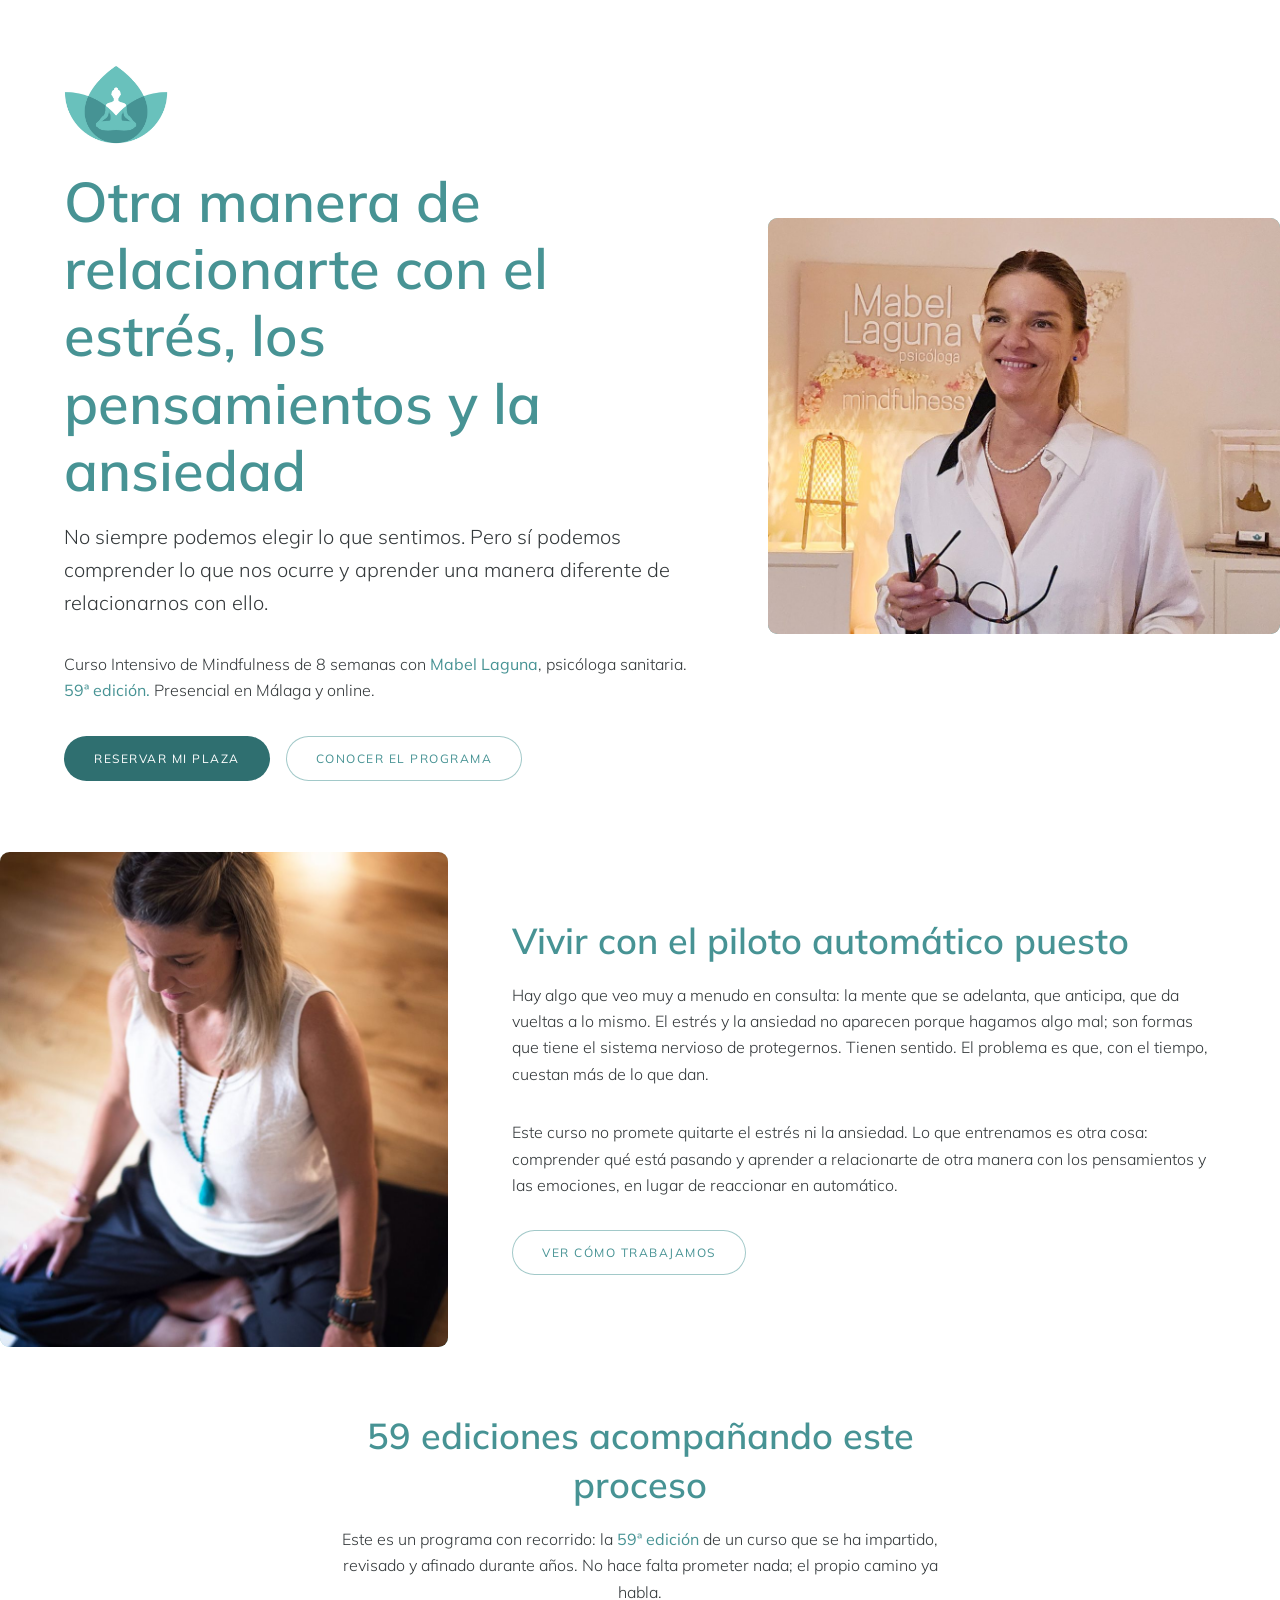
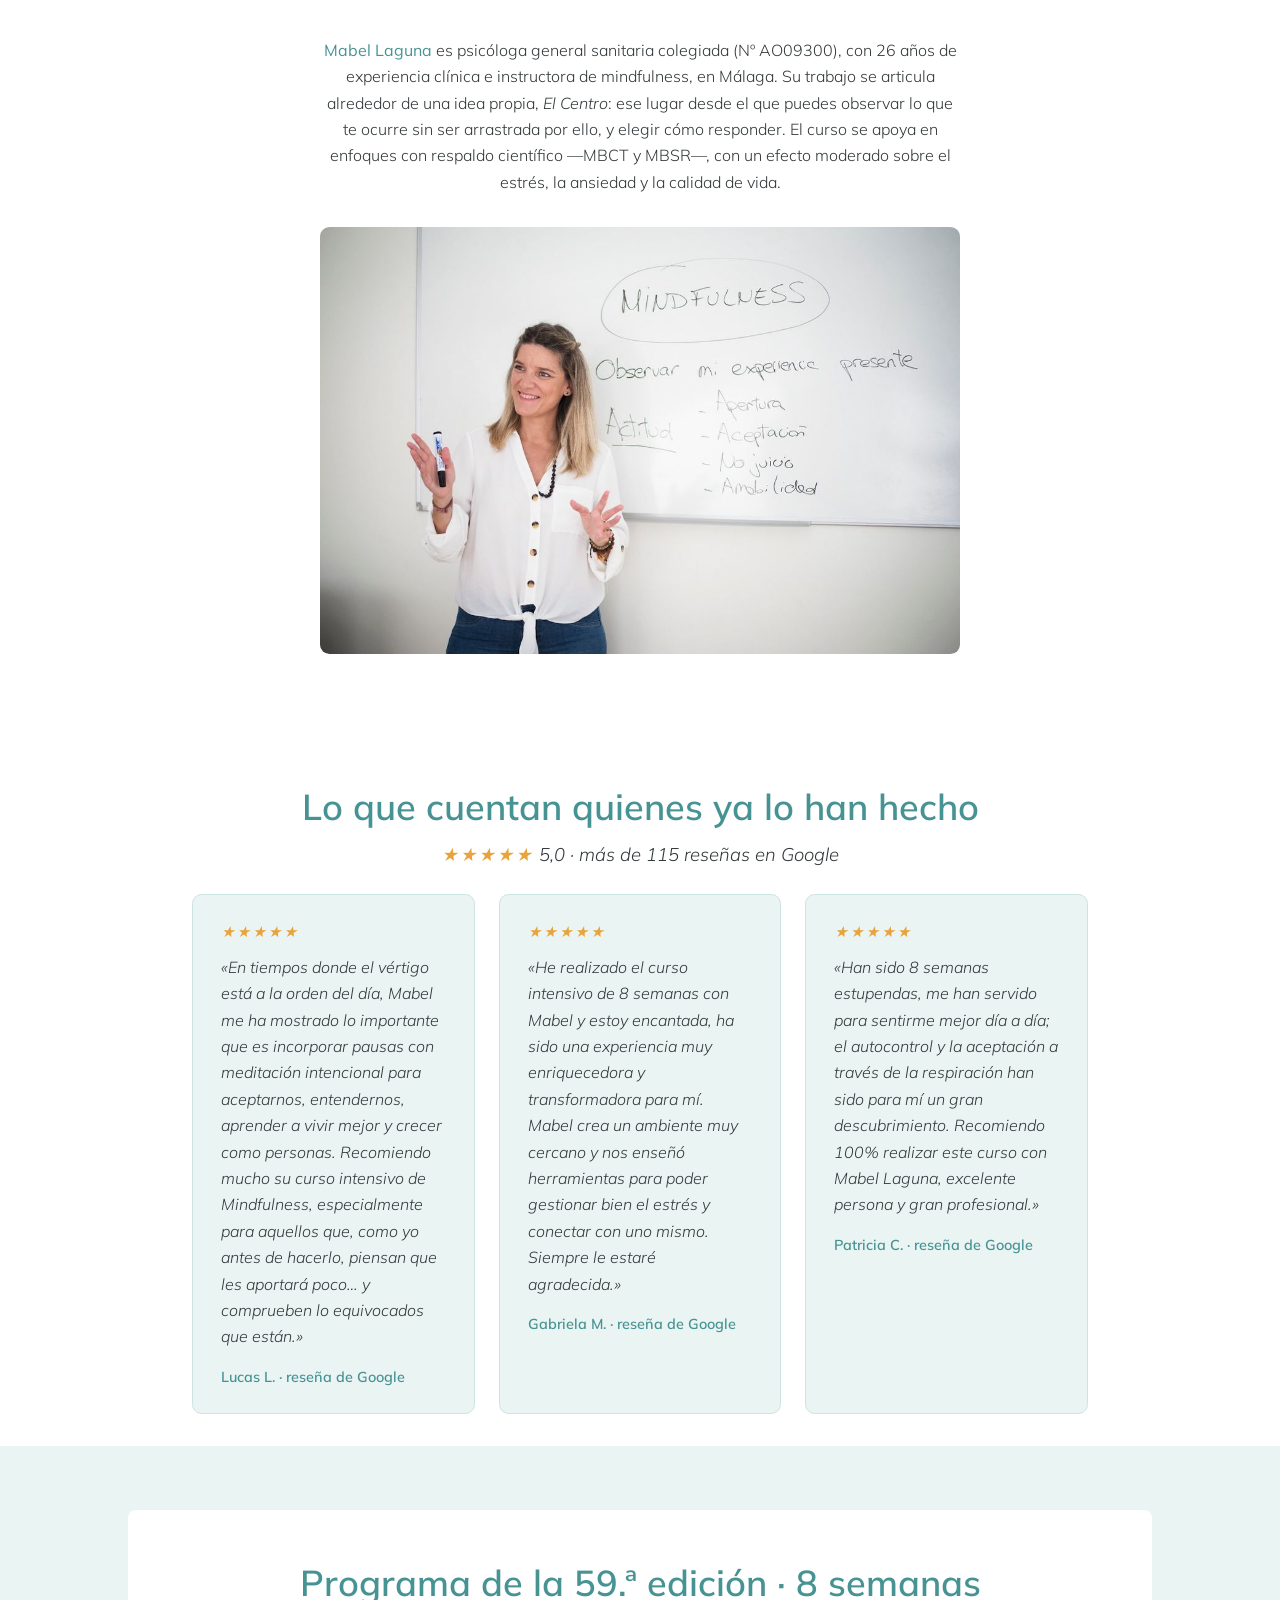
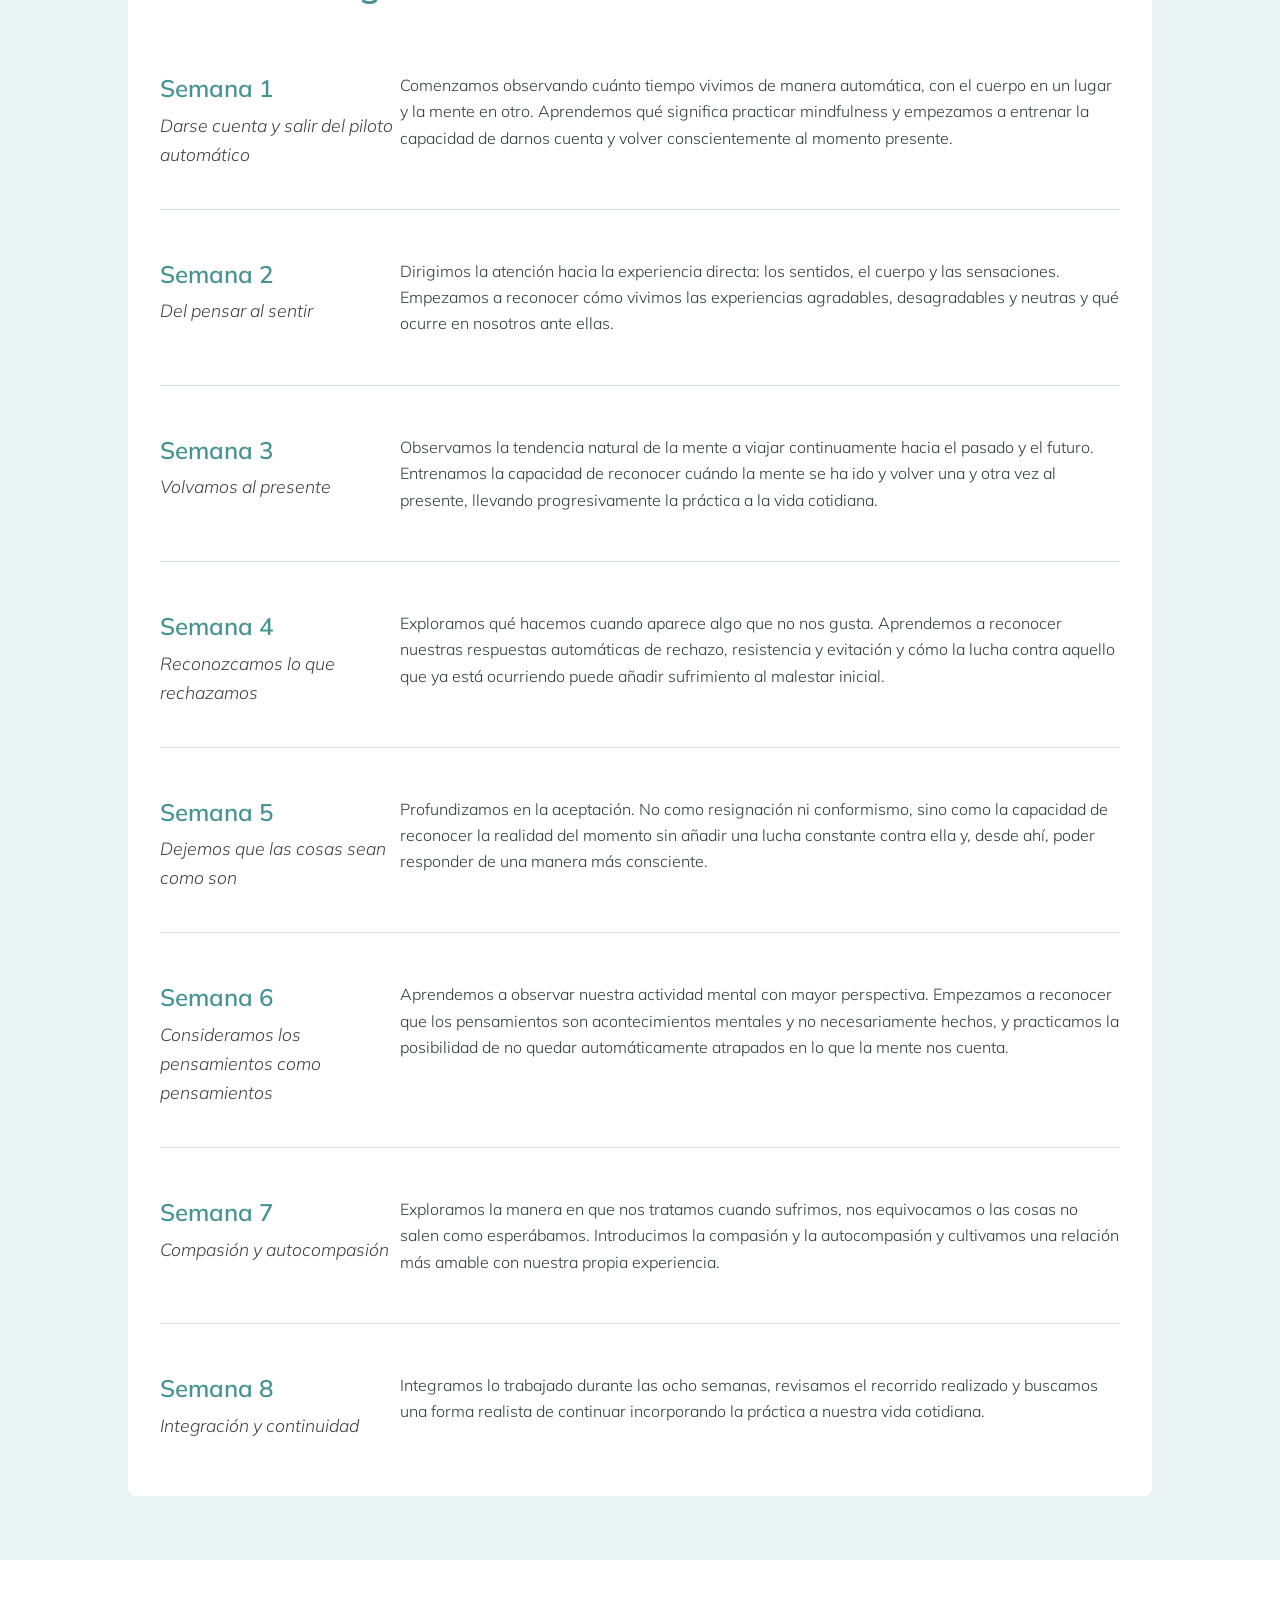
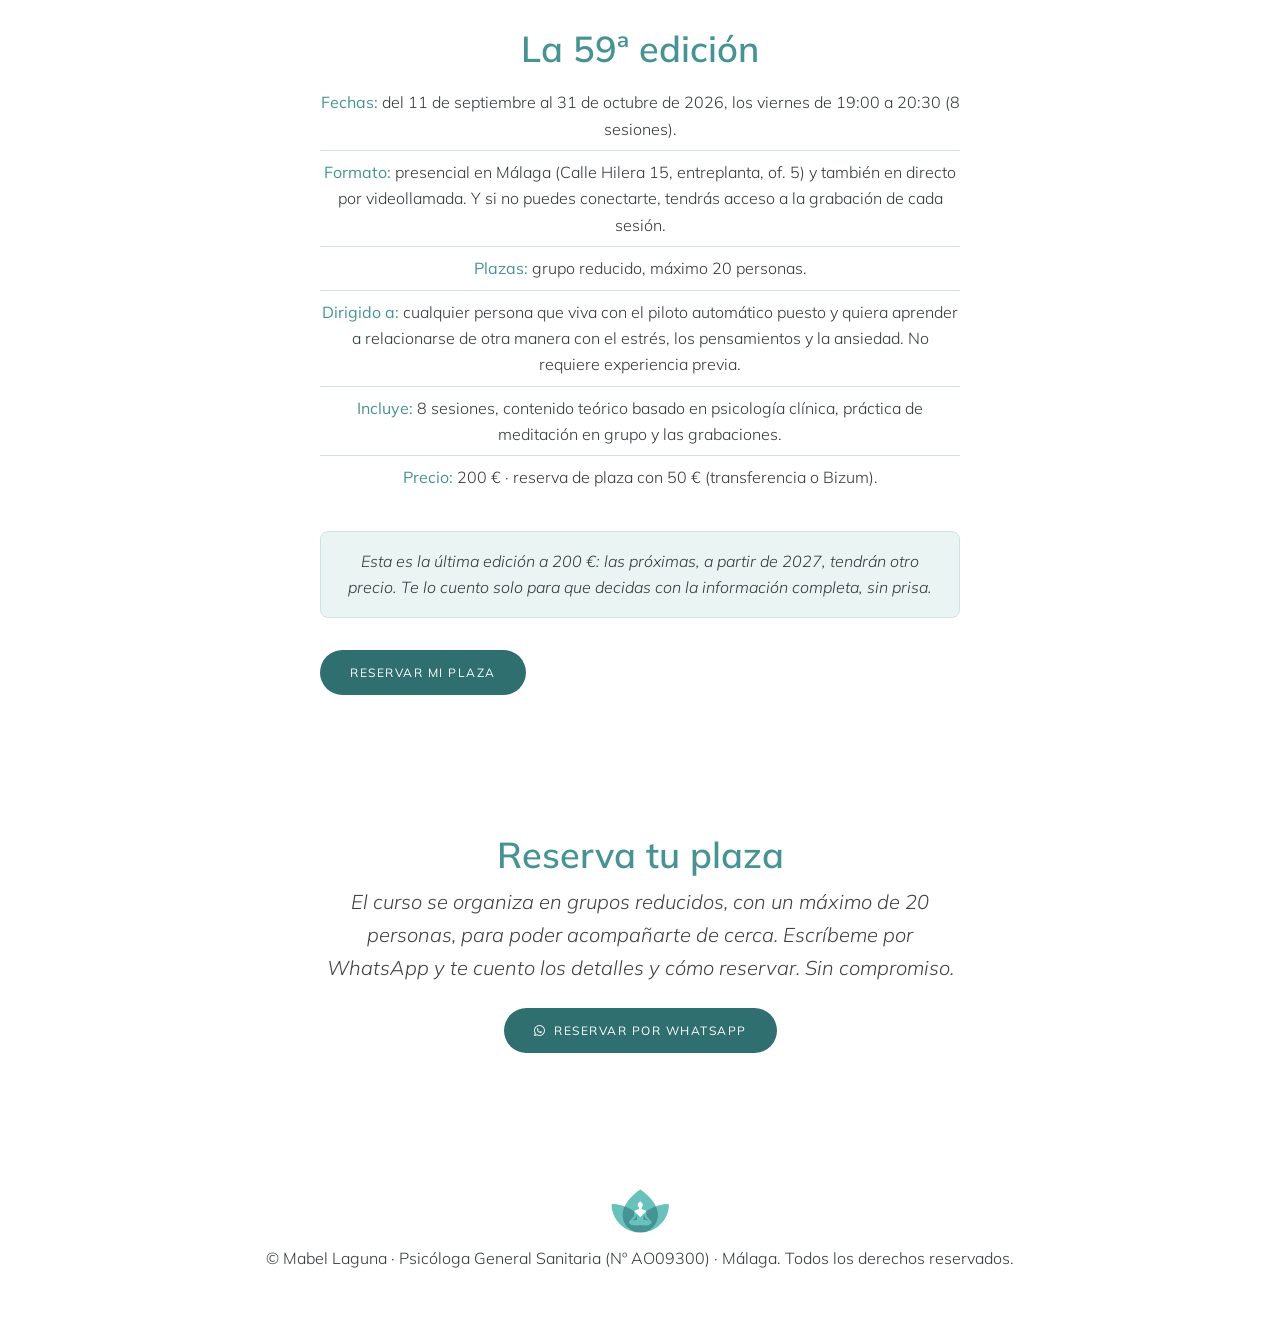
<file: index.html>
<!DOCTYPE HTML>
<!--
	Basado en la plantilla "Story" de HTML5 UP (html5up.net | CCA 3.0).
	Contenido, voz y marca: Mabel Laguna. La capa de marca (colores #479394 /
	#6AC1BC, tipografía y logo) va en el <style> de abajo; NO se modifica
	assets/css/main.css. Landing de ventas — Curso Intensivo de Mindfulness,
	8 semanas, 59ª edición.
-->
<html lang="es">
	<head>
		<title>Curso Intensivo de Mindfulness de 8 semanas · 59ª edición · Mabel Laguna</title>
		<meta charset="utf-8" />
		<meta name="viewport" content="width=device-width, initial-scale=1" />
		<meta name="description" content="Curso Intensivo de Mindfulness de 8 semanas con Mabel Laguna, psicóloga sanitaria. Aprende a relacionarte de otra manera con el estrés, los pensamientos y la ansiedad. 59ª edición — última a 200 €. Presencial en Málaga y online." />

		<!-- Open Graph / vista previa en WhatsApp -->
		<meta property="og:type" content="website" />
		<meta property="og:title" content="Curso Intensivo de Mindfulness · 8 semanas · 59ª edición" />
		<meta property="og:description" content="Con Mabel Laguna, psicóloga sanitaria. Aprende a relacionarte de otra manera con el estrés, los pensamientos y la ansiedad. Presencial en Málaga y online. Última edición a 200 €." />
		<meta property="og:image" content="https://curso.mabelmindfulness.com/images/og.jpg" />
		<meta property="og:image:alt" content="Curso Intensivo de Mindfulness de 8 semanas con Mabel Laguna" />
		<meta property="og:url" content="https://curso.mabelmindfulness.com/" />
		<meta name="twitter:card" content="summary_large_image" />

		<link rel="stylesheet" href="/assets/css/main.css" />
		<noscript><link rel="stylesheet" href="/assets/css/noscript.css" /></noscript>

		<!-- Tipografía: Mulish como fuente cargada (cercana a Cooper Hewitt);
		     Cooper Hewitt se usa si está instalada en el dispositivo -->
		<link rel="preconnect" href="https://fonts.googleapis.com" />
		<link rel="preconnect" href="https://fonts.gstatic.com" crossorigin />
		<link rel="stylesheet" href="https://fonts.googleapis.com/css2?family=Mulish:wght@300;400;600;700&display=swap" />

		<!-- ===== Capa de marca Mabel Laguna (sobre la plantilla Story) ===== -->
		<style>
		:root{
			--teal:#479394; --teal-2:#6AC1BC; --teal-dark:#2F6F70;
			--tint:#EAF4F3; --line:#CDE4E2; --ink:#33383A;
		}

		/* Tipografía de marca */
		body, input, select, textarea, button, .button,
		h1,h2,h3,h4,h5,h6{
			font-family:'Cooper Hewitt','Mulish','Segoe UI',system-ui,sans-serif;
		}

		/* Fondos y texto */
		body{ background-color:#ffffff; color:var(--ink); }
		input, select, textarea{ color:var(--ink); }
		label{ color:var(--teal); }
		h1,h2,h3,h4,h5,h6{ color:var(--teal); font-weight:600; letter-spacing:normal; }

		/* Enlaces y acentos */
		a{ color:var(--teal); }
		a:hover{ color:var(--teal-dark); }
		strong, b{ color:var(--teal); }

		/* Foco de formularios */
		input[type="text"]:focus, input[type="email"]:focus,
		textarea:focus, select:focus{
			border-color:var(--teal); box-shadow:0 0 0 2px var(--teal);
		}

		/* Botones secundarios */
		input[type="submit"], input[type="reset"], input[type="button"], button, .button{
			box-shadow: inset 0 0 0 1px rgba(71,147,148,0.5);
			color:var(--teal) !important;
		}
		input[type="submit"]:hover, input[type="reset"]:hover, input[type="button"]:hover,
		button:hover, .button:hover{
			box-shadow: inset 0 0 0 1px var(--teal);
			background-color:rgba(106,193,188,0.12);
			color:var(--teal-dark) !important;
		}

		/* Botón primario (CTA) — teal accesible; hover teal claro con texto oscuro */
		input[type="submit"].primary, input[type="reset"].primary, input[type="button"].primary,
		button.primary, .button.primary{
			background-color:var(--teal-dark) !important;
			color:#ffffff !important; box-shadow:none;
		}
		input[type="submit"].primary:hover, input[type="reset"].primary:hover,
		input[type="button"].primary:hover, button.primary:hover, .button.primary:hover{
			background-color:var(--teal-2) !important; color:#17403F !important;
		}

		/* Superficies y líneas */
		.wrapper.style2{ background-color:var(--tint); }
		.wrapper.style2 > .inner{ background-color:#ffffff; }
		ul.alt li{ border-top-color:var(--line); }
		.index > *{ border-top-color:var(--line); }
		.box{ border-color:var(--line); }

		/* Paneles decorativos con degradado de marca (sin fotos de relleno) */
		.banner.style1 .image{ background:linear-gradient(150deg,var(--teal-2),var(--teal)) !important; }
		.banner.style1 .image img{ object-position: center 22% !important; }
		/* Hero: foto más contenida */
		@media (orientation: landscape){
			.banner.style1{ align-items:center !important; }
			.banner.style1 .image{ width:40% !important; height:26rem !important; }
		}
		@media (orientation: portrait){
			.banner.style1 .image{ height:34vh !important; }
		}
		.spotlight.style1 .image{ background:linear-gradient(150deg,var(--tint),var(--teal-2)) !important; }
		.spotlight.style1 .image img{ object-position: center 30% !important; }
		/* Esquinas redondeadas en hero y meditación, coherente con la foto de clase */
		.banner.style1 .image, .banner.style1 .image img,
		.spotlight.style1 .image, .spotlight.style1 .image img{ border-radius:0.6rem !important; }

		/* Logo (incrustado en el propio archivo, sin imagen externa) */
		.brand-logo{
			display:block; width:6.5rem; height:5rem; margin:0 0 1.5rem 0;
			background:url('[data-uri]') left center/contain no-repeat;
		}
		footer .brand-logo{ display:block; width:3.6rem; height:2.75rem; margin:0 auto 0.75rem auto; }

		/* Aviso de precio: destacado sereno, sin urgencia */
		.nota-precio{
			background:var(--tint); border:1px solid var(--line); border-radius:0.5rem;
			padding:1rem 1.25rem; font-style:italic;
		}

		/* Reseñas / testimonios */
		.resenas-badge{ font-size:1.15rem; color:var(--ink); margin-top:-0.5rem; }
		.resenas-badge .stars{ color:#E8A33D; letter-spacing:2px; }
		.testimonios{
			display:flex; flex-wrap:wrap; gap:1.5rem; justify-content:center;
			margin-top:1.5rem; text-align:left;
		}
		.testi{
			background:var(--tint); border:1px solid var(--line); border-radius:0.6rem;
			padding:1.5rem 1.75rem; flex:1 1 17rem; max-width:21rem;
		}
		.testi .stars{ color:#E8A33D; letter-spacing:2px; margin:0 0 0.6rem 0; font-size:0.95rem; }
		.testi p{ font-style:italic; color:var(--ink); margin:0 0 1rem 0; }
		.testi footer{ color:var(--teal); font-weight:600; font-size:0.9rem; }
		.about-foto{ margin-top:1rem; }
		.about-foto img{ border-radius:0.6rem !important; }

		/* Respeta la preferencia de menos movimiento (accesibilidad) */
		@media (prefers-reduced-motion: reduce){
			*, *::before, *::after{ animation:none !important; transition:none !important; }
		}
		</style>
	</head>
	<body class="is-preload">
		<div id="wrapper">

			<!-- ============ HERO ============ -->
			<section class="banner style1 orient-left content-align-left image-position-right onload-image-fade-in onload-content-fade-right">
				<div class="content">
					<span class="brand-logo" role="img" aria-label="Mabel Laguna"></span>
					<h1>Otra manera de relacionarte con el estrés, los pensamientos y la ansiedad</h1>
					<p class="major">No siempre podemos elegir lo que sentimos. Pero sí podemos
					comprender lo que nos ocurre y aprender una manera diferente de
					relacionarnos con ello.</p>
					<p>Curso Intensivo de Mindfulness de 8 semanas con <strong>Mabel Laguna</strong>,
					psicóloga sanitaria. <strong>59ª edición.</strong> Presencial en Málaga y online.</p>
					<ul class="actions">
						<li><a href="#reserva" class="button primary">Reservar mi plaza</a></li>
						<li><a href="#first" class="button">Conocer el programa</a></li>
					</ul>
				</div>
				<div class="image"><img src="/images/hero.jpg" alt="Mabel Laguna, psicóloga sanitaria e instructora de mindfulness" /></div>
			</section>

			<!-- ============ RECONOCIMIENTO / PARA QUIÉN ES ============ -->
			<section id="first" class="spotlight style1 orient-right content-align-left image-position-center onscroll-image-fade-in">
				<div class="content">
					<h2>Vivir con el piloto automático puesto</h2>
					<p>Hay algo que veo muy a menudo en consulta: la mente que se adelanta, que
					anticipa, que da vueltas a lo mismo. El estrés y la ansiedad no aparecen
					porque hagamos algo mal; son formas que tiene el sistema nervioso de
					protegernos. Tienen sentido. El problema es que, con el tiempo, cuestan más
					de lo que dan.</p>
					<p>Este curso no promete quitarte el estrés ni la ansiedad. Lo que
					entrenamos es otra cosa: comprender qué está pasando y aprender a
					relacionarte de otra manera con los pensamientos y las emociones, en lugar
					de reaccionar en automático.</p>
					<ul class="actions">
						<li><a href="#temario" class="button">Ver cómo trabajamos</a></li>
					</ul>
				</div>
				<div class="image"><img src="/images/meditacion.jpg" alt="Mabel Laguna en práctica de meditación" /></div>
			</section>

			<!-- ============ QUIÉN TE ACOMPAÑA (autoridad + 59 ediciones) ============ -->
			<section class="wrapper style1 align-center">
				<div class="inner medium">
					<header>
						<h2>59 ediciones acompañando este proceso</h2>
					</header>
					<p>Este es un programa con recorrido: la <strong>59ª edición</strong> de un
					curso que se ha impartido, revisado y afinado durante años. No hace falta
					prometer nada; el propio camino ya habla.</p>
					<p><strong>Mabel Laguna</strong> es psicóloga general sanitaria colegiada
					(Nº AO09300), con 26 años de experiencia clínica e instructora de
					mindfulness, en Málaga. Su trabajo se articula alrededor de una idea propia,
					<em>El Centro</em>: ese lugar desde el que puedes observar lo que te ocurre
					sin ser arrastrada por ello, y elegir cómo responder. El curso se apoya en
					enfoques con respaldo científico —MBCT y MBSR—, con un efecto moderado
					sobre el estrés, la ansiedad y la calidad de vida.</p>
					<span class="image fit about-foto"><img src="/images/clase.jpg" alt="Mabel Laguna impartiendo una sesión del curso de mindfulness" /></span>
				</div>
			</section>

			<!-- ============ OPINIONES / RESEÑAS ============ -->
			<section id="opiniones" class="wrapper style1 align-center">
				<div class="inner">
					<header>
						<h2>Lo que cuentan quienes ya lo han hecho</h2>
						<p class="resenas-badge"><span class="stars">★★★★★</span> 5,0 · más de 115 reseñas en Google</p>
					</header>
					<div class="testimonios">
						<div class="testi">
							<p class="stars">★★★★★</p>
							<p>«En tiempos donde el vértigo está a la orden del día, Mabel me ha
							mostrado lo importante que es incorporar pausas con meditación
							intencional para aceptarnos, entendernos, aprender a vivir mejor y
							crecer como personas. Recomiendo mucho su curso intensivo de
							Mindfulness, especialmente para aquellos que, como yo antes de hacerlo,
							piensan que les aportará poco… y comprueben lo equivocados que están.»</p>
							<footer>Lucas L. · reseña de Google</footer>
						</div>
						<div class="testi">
							<p class="stars">★★★★★</p>
							<p>«He realizado el curso intensivo de 8 semanas con Mabel y estoy
							encantada, ha sido una experiencia muy enriquecedora y transformadora
							para mí. Mabel crea un ambiente muy cercano y nos enseñó herramientas
							para poder gestionar bien el estrés y conectar con uno mismo. Siempre
							le estaré agradecida.»</p>
							<footer>Gabriela M. · reseña de Google</footer>
						</div>
						<div class="testi">
							<p class="stars">★★★★★</p>
							<p>«Han sido 8 semanas estupendas, me han servido para sentirme mejor
							día a día; el autocontrol y la aceptación a través de la respiración
							han sido para mí un gran descubrimiento. Recomiendo 100% realizar este
							curso con Mabel Laguna, excelente persona y gran profesional.»</p>
							<footer>Patricia C. · reseña de Google</footer>
						</div>
					</div>
				</div>
			</section>

			<!-- ============ TEMARIO: 8 SEMANAS (siempre visible, componente .index) ============ -->
			<section id="temario" class="wrapper style2">
				<div class="inner">
					<header class="align-center">
						<h2>Programa de la 59.ª edición · 8 semanas</h2>
					</header>
					<div class="index">

						<article>
							<header><h3>Semana 1</h3><p>Darse cuenta y salir del piloto automático</p></header>
							<div class="content">
								<p>Comenzamos observando cuánto tiempo vivimos de manera automática,
								con el cuerpo en un lugar y la mente en otro. Aprendemos qué
								significa practicar mindfulness y empezamos a entrenar la capacidad
								de darnos cuenta y volver conscientemente al momento presente.</p>
							</div>
						</article>

						<article>
							<header><h3>Semana 2</h3><p>Del pensar al sentir</p></header>
							<div class="content">
								<p>Dirigimos la atención hacia la experiencia directa: los sentidos,
								el cuerpo y las sensaciones. Empezamos a reconocer cómo vivimos las
								experiencias agradables, desagradables y neutras y qué ocurre en
								nosotros ante ellas.</p>
							</div>
						</article>

						<article>
							<header><h3>Semana 3</h3><p>Volvamos al presente</p></header>
							<div class="content">
								<p>Observamos la tendencia natural de la mente a viajar continuamente
								hacia el pasado y el futuro. Entrenamos la capacidad de reconocer
								cuándo la mente se ha ido y volver una y otra vez al presente,
								llevando progresivamente la práctica a la vida cotidiana.</p>
							</div>
						</article>

						<article>
							<header><h3>Semana 4</h3><p>Reconozcamos lo que rechazamos</p></header>
							<div class="content">
								<p>Exploramos qué hacemos cuando aparece algo que no nos gusta.
								Aprendemos a reconocer nuestras respuestas automáticas de rechazo,
								resistencia y evitación y cómo la lucha contra aquello que ya está
								ocurriendo puede añadir sufrimiento al malestar inicial.</p>
							</div>
						</article>

						<article>
							<header><h3>Semana 5</h3><p>Dejemos que las cosas sean como son</p></header>
							<div class="content">
								<p>Profundizamos en la aceptación. No como resignación ni conformismo,
								sino como la capacidad de reconocer la realidad del momento sin añadir
								una lucha constante contra ella y, desde ahí, poder responder de una
								manera más consciente.</p>
							</div>
						</article>

						<article>
							<header><h3>Semana 6</h3><p>Consideramos los pensamientos como pensamientos</p></header>
							<div class="content">
								<p>Aprendemos a observar nuestra actividad mental con mayor
								perspectiva. Empezamos a reconocer que los pensamientos son
								acontecimientos mentales y no necesariamente hechos, y practicamos la
								posibilidad de no quedar automáticamente atrapados en lo que la mente
								nos cuenta.</p>
							</div>
						</article>

						<article>
							<header><h3>Semana 7</h3><p>Compasión y autocompasión</p></header>
							<div class="content">
								<p>Exploramos la manera en que nos tratamos cuando sufrimos, nos
								equivocamos o las cosas no salen como esperábamos. Introducimos la
								compasión y la autocompasión y cultivamos una relación más amable con
								nuestra propia experiencia.</p>
							</div>
						</article>

						<article>
							<header><h3>Semana 8</h3><p>Integración y continuidad</p></header>
							<div class="content">
								<p>Integramos lo trabajado durante las ocho semanas, revisamos el
								recorrido realizado y buscamos una forma realista de continuar
								incorporando la práctica a nuestra vida cotidiana.</p>
							</div>
						</article>

					</div>
				</div>
			</section>

			<!-- ============ LA 59ª EDICIÓN: DETALLES Y PRECIO ============ -->
			<section class="wrapper style1 align-center">
				<div class="inner medium">
					<header>
						<h2>La 59ª edición</h2>
					</header>
					<ul class="alt">
						<li><strong>Fechas:</strong> del 11 de septiembre al 31 de octubre de 2026, los viernes de 19:00 a 20:30 (8 sesiones).</li>
						<li><strong>Formato:</strong> presencial en Málaga (Calle Hilera 15, entreplanta, of. 5) y también en directo por videollamada. Y si no puedes conectarte, tendrás acceso a la grabación de cada sesión.</li>
						<li><strong>Plazas:</strong> grupo reducido, máximo 20 personas.</li>
						<li><strong>Dirigido a:</strong> cualquier persona que viva con el piloto
						automático puesto y quiera aprender a relacionarse de otra manera con el
						estrés, los pensamientos y la ansiedad. No requiere experiencia previa.</li>
						<li><strong>Incluye:</strong> 8 sesiones, contenido teórico basado en psicología clínica, práctica de meditación en grupo y las grabaciones.</li>
						<li><strong>Precio:</strong> 200 € · reserva de plaza con 50 € (transferencia o Bizum).</li>
					</ul>
					<p class="nota-precio">Esta es la última edición a 200 €: las próximas, a
					partir de 2027, tendrán otro precio. Te lo cuento solo para que decidas con
					la información completa, sin prisa.</p>
					<ul class="actions">
						<li><a href="#reserva" class="button primary">Reservar mi plaza</a></li>
					</ul>
				</div>
			</section>

			<!-- ============ RESERVA / CONTACTO ============ -->
			<section id="reserva" class="wrapper style1 align-center">
				<div class="inner medium">
					<header>
						<h2>Reserva tu plaza</h2>
						<p>El curso se organiza en grupos reducidos, con un máximo de 20 personas,
						para poder acompañarte de cerca. Escríbeme por WhatsApp y te cuento los
						detalles y cómo reservar. Sin compromiso.</p>
					</header>
					<ul class="actions special">
						<li><a href="https://wa.me/34652852300?text=Hola%20Mabel%2C%20quiero%20reservar%20plaza%20en%20el%20Curso%20Intensivo%20de%20Mindfulness%20de%208%20semanas%20(59%C2%AA%20edici%C3%B3n)." class="button primary icon brands fa-whatsapp" target="_blank" rel="noopener">Reservar por WhatsApp</a></li>
					</ul>
				</div>
			</section>

			<!-- ============ PIE ============ -->
			<footer class="wrapper style1 align-center">
				<div class="inner">
					<span class="brand-logo" role="img" aria-label="Mabel Laguna"></span>
					<p>© Mabel Laguna · Psicóloga General Sanitaria (Nº AO09300) · Málaga.
					Todos los derechos reservados.</p>
				</div>
			</footer>

		</div>

		<!-- Scripts de la plantilla Story (sin cambios) -->
		<script src="/assets/js/jquery.min.js"></script>
		<script src="/assets/js/browser.min.js"></script>
		<script src="/assets/js/breakpoints.min.js"></script>
		<script src="/assets/js/util.js"></script>
		<script src="/assets/js/main.js"></script>

	</body>
</html>
</file>
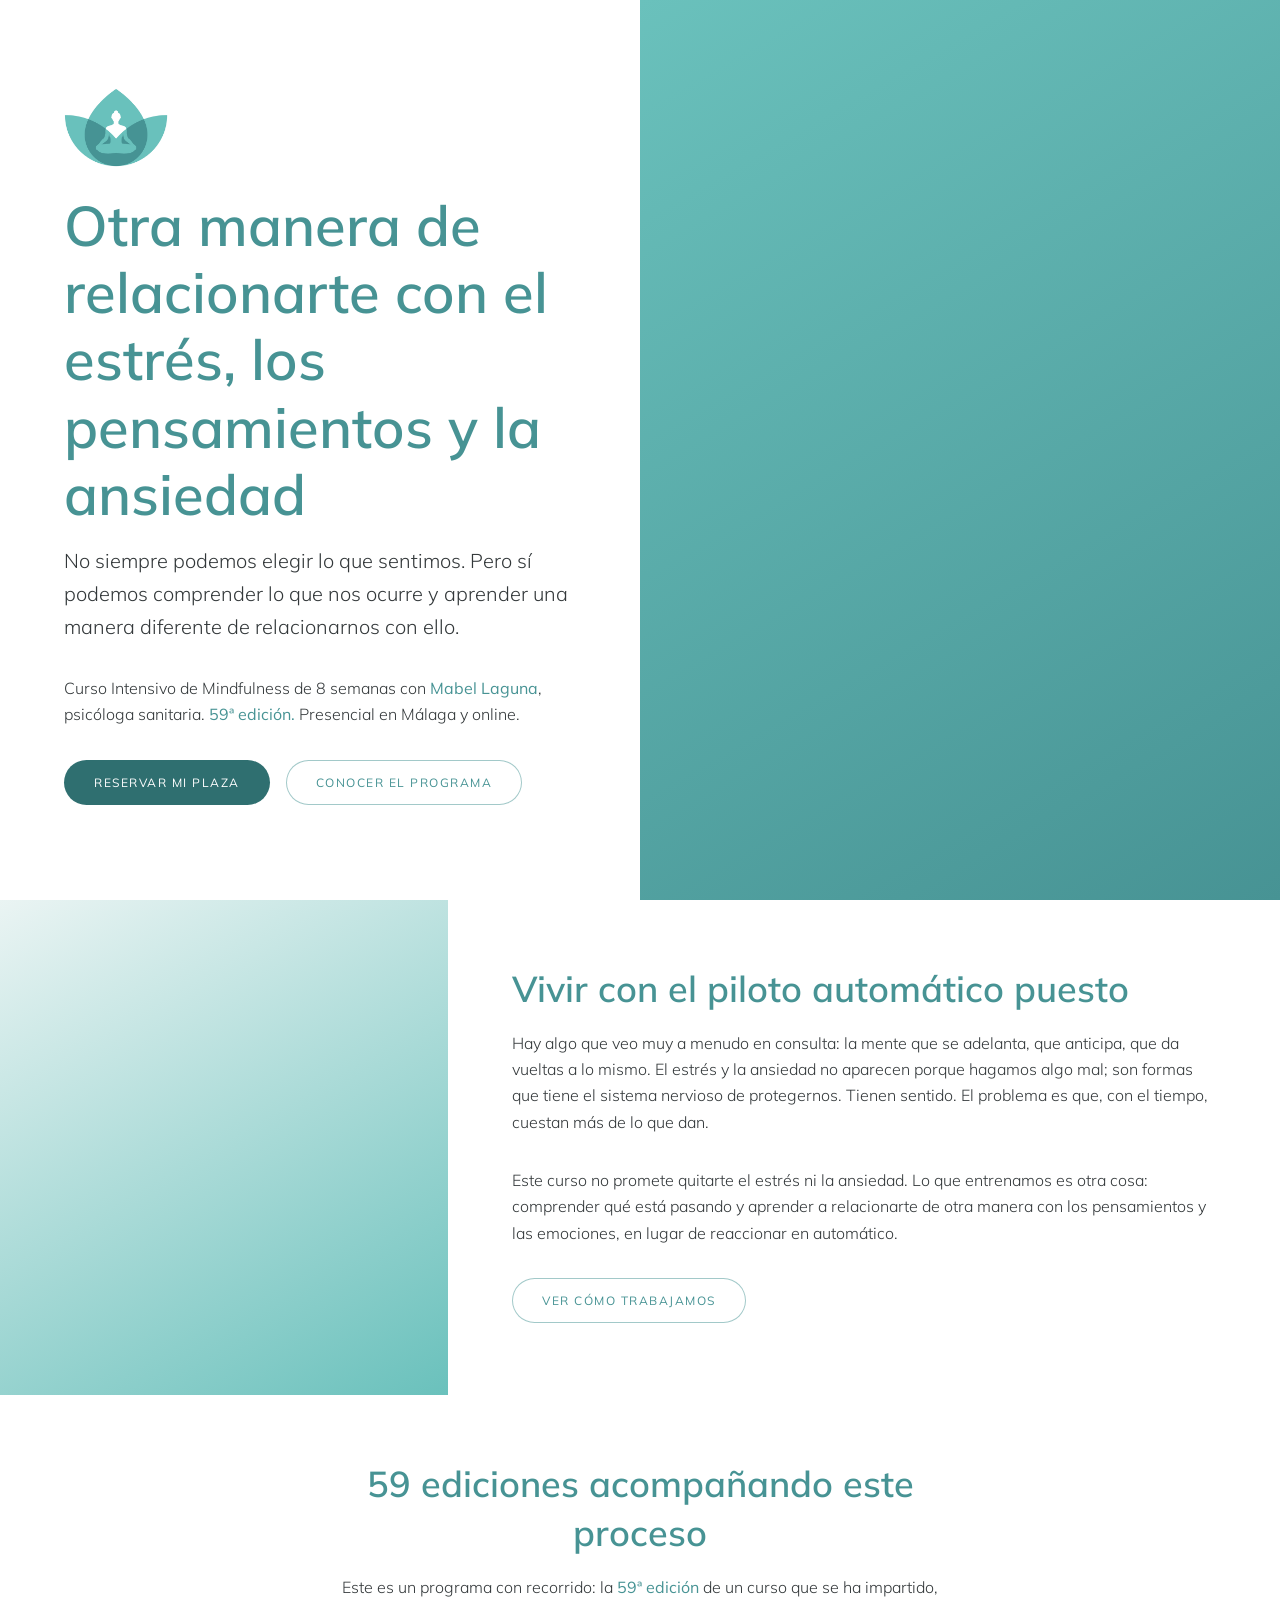
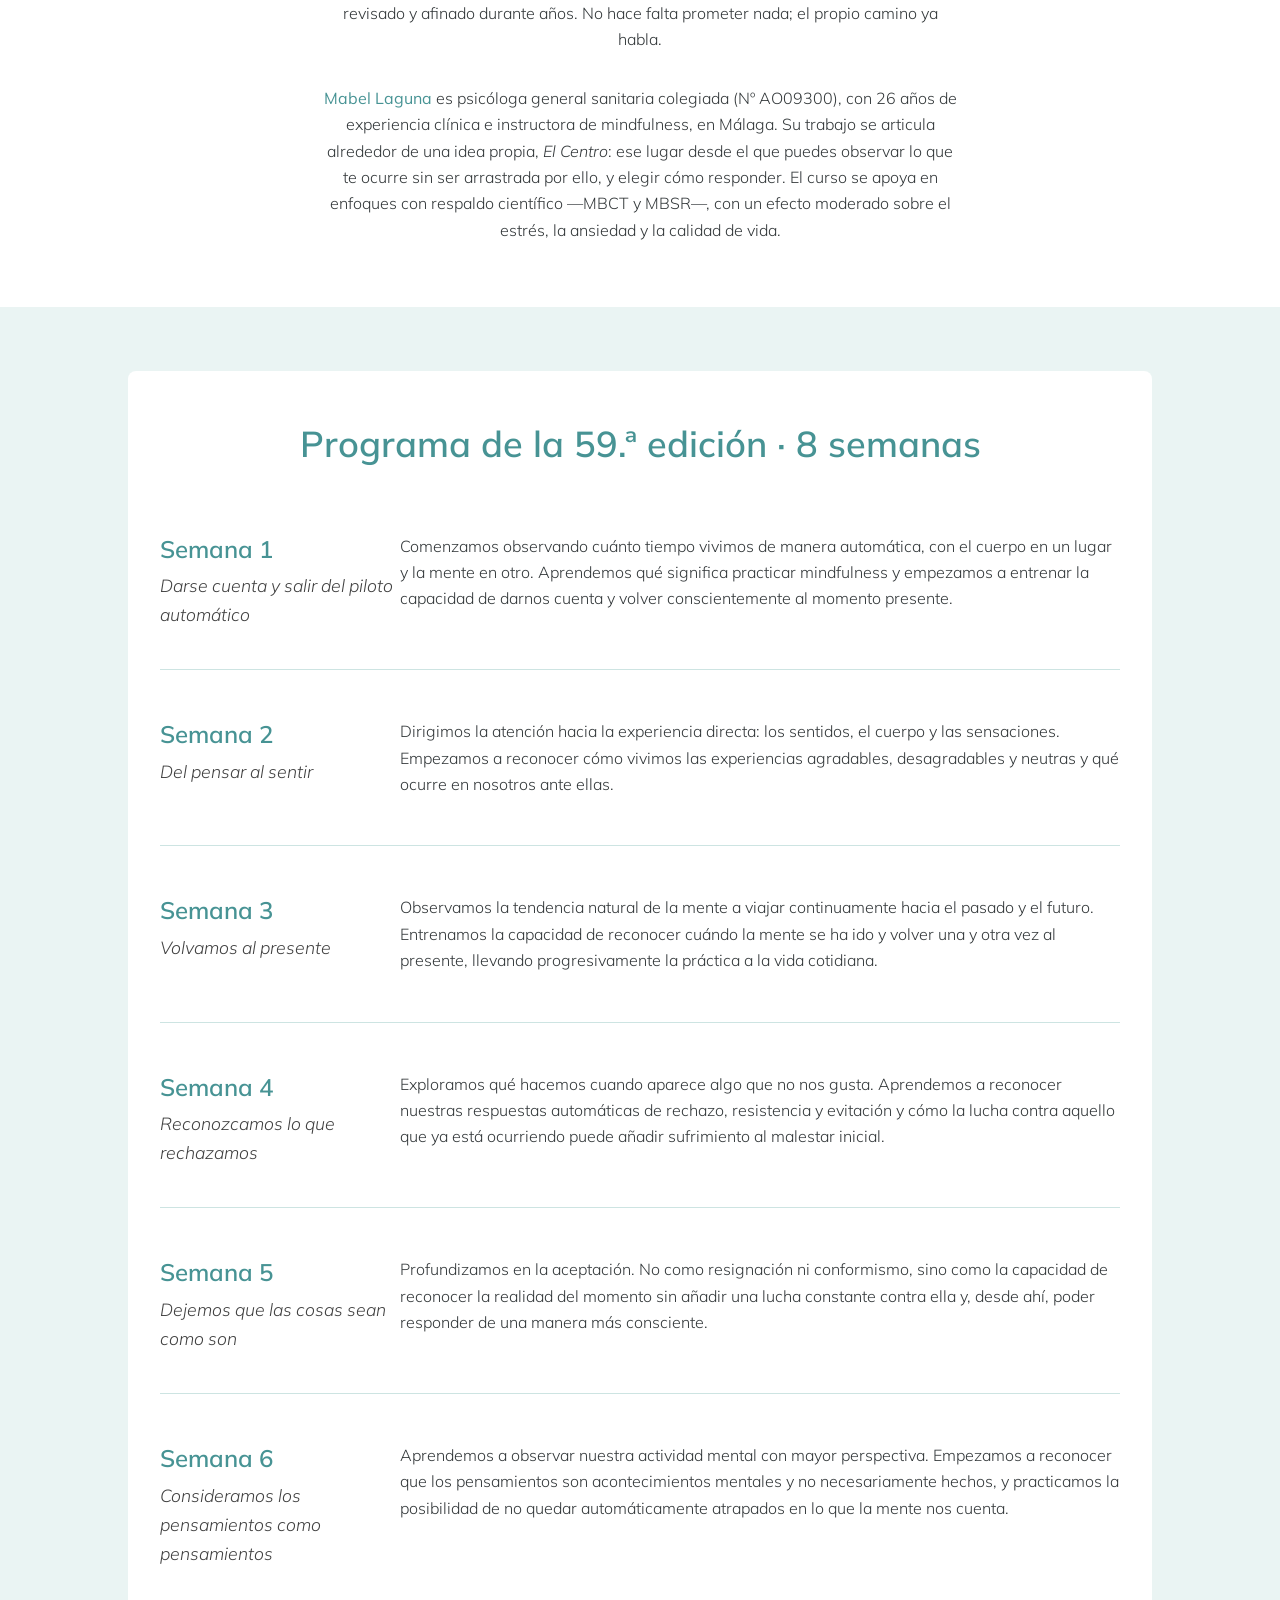
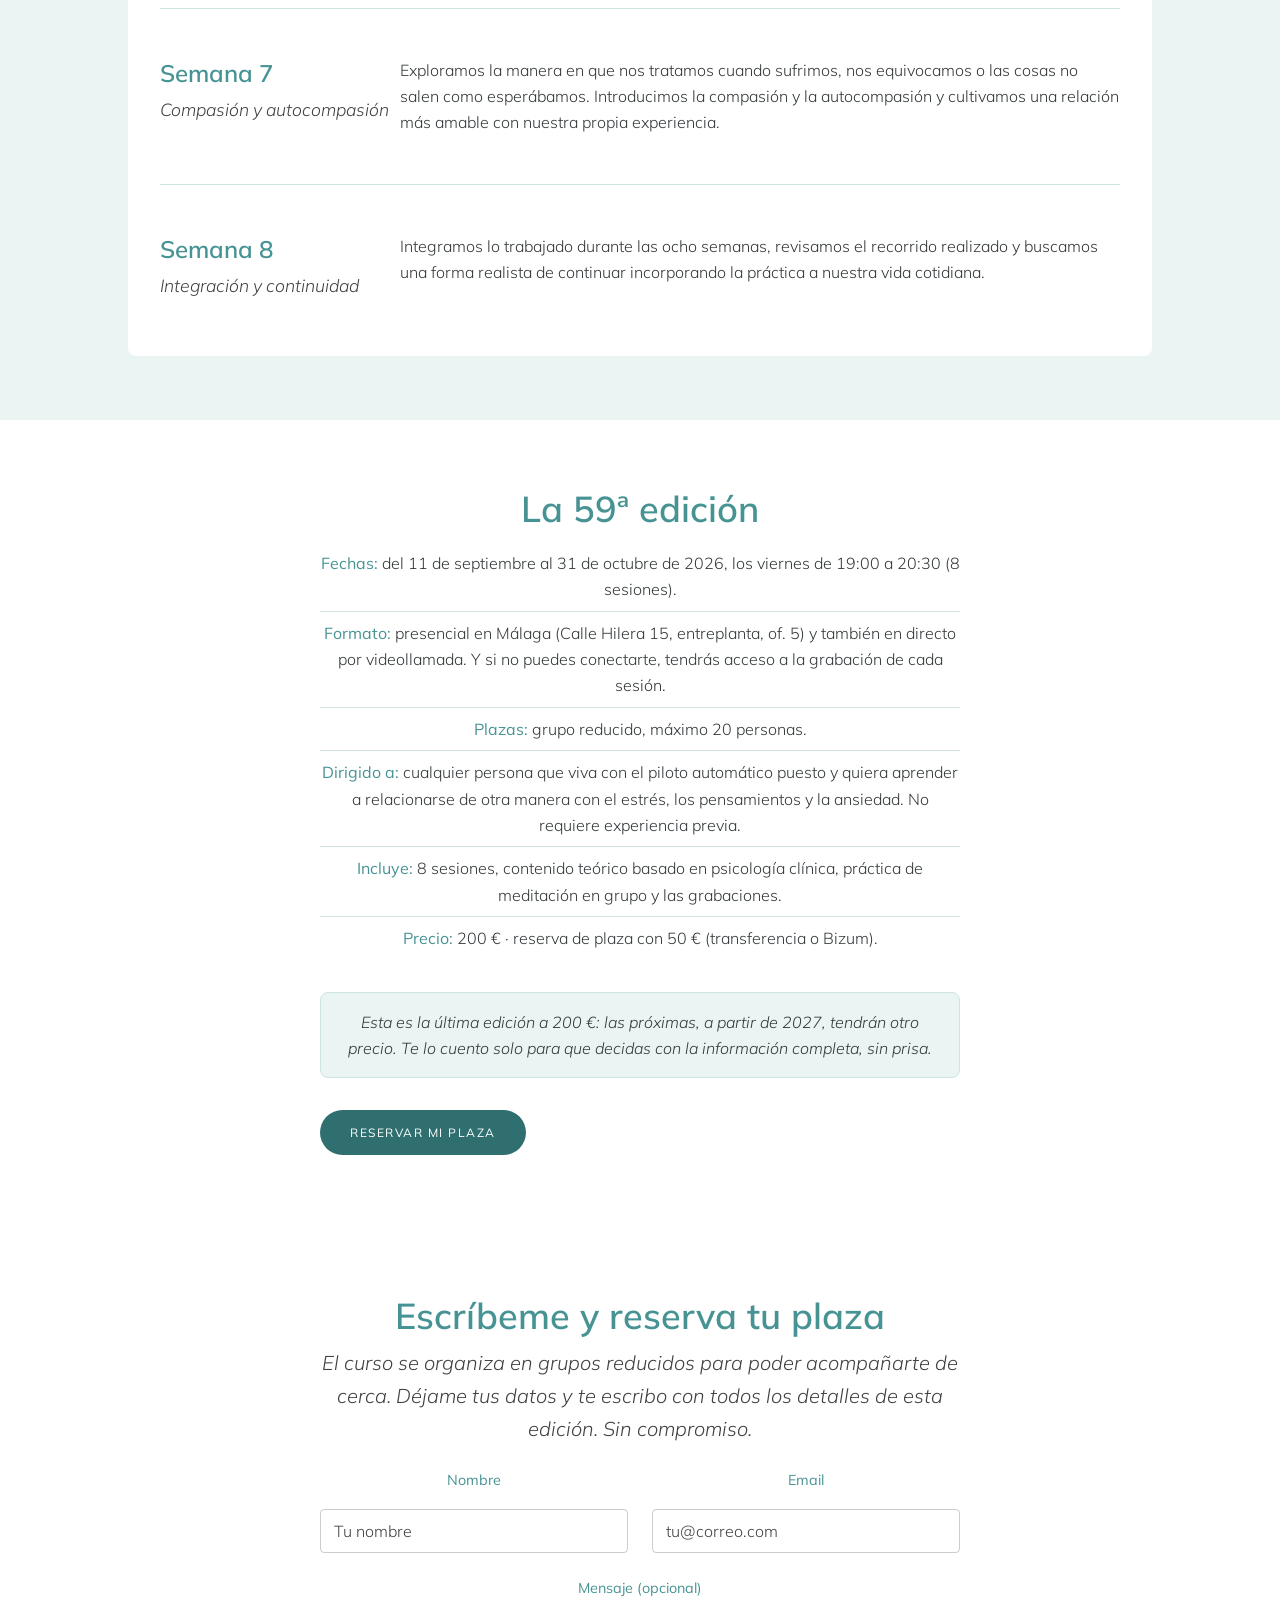
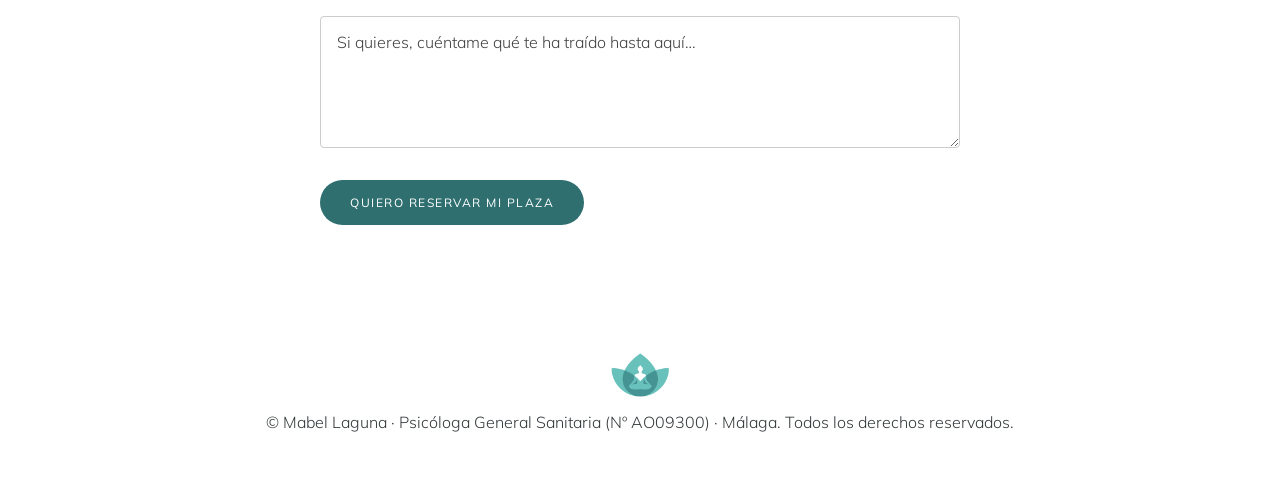
<file: index_5.html>
<!DOCTYPE HTML>
<!--
	Basado en la plantilla "Story" de HTML5 UP (html5up.net | CCA 3.0).
	Contenido, voz y marca: Mabel Laguna. La capa de marca (colores #479394 /
	#6AC1BC, tipografía y logo) va en el <style> de abajo; NO se modifica
	assets/css/main.css. Landing de ventas — Curso Intensivo de Mindfulness,
	8 semanas, 59ª edición.
-->
<html lang="es">
	<head>
		<title>Curso Intensivo de Mindfulness de 8 semanas · 59ª edición · Mabel Laguna</title>
		<meta charset="utf-8" />
		<meta name="viewport" content="width=device-width, initial-scale=1" />
		<meta name="description" content="Curso Intensivo de Mindfulness de 8 semanas con Mabel Laguna, psicóloga sanitaria. Aprende a relacionarte de otra manera con el estrés, los pensamientos y la ansiedad. 59ª edición — última a 200 €. Presencial en Málaga y online." />

		<!-- Open Graph / vista previa en WhatsApp -->
		<meta property="og:type" content="website" />
		<meta property="og:title" content="Curso Intensivo de Mindfulness · 8 semanas · 59ª edición" />
		<meta property="og:description" content="Con Mabel Laguna, psicóloga sanitaria. Aprende a relacionarte de otra manera con el estrés, los pensamientos y la ansiedad. Presencial en Málaga y online. Última edición a 200 €." />
		<meta property="og:image" content="https://jdavidgonzalezespejo.github.io/mi-primer-marketing/images/og.jpg" />
		<meta property="og:image:alt" content="Curso Intensivo de Mindfulness de 8 semanas con Mabel Laguna" />
		<meta property="og:url" content="https://jdavidgonzalezespejo.github.io/mi-primer-marketing/" />
		<meta name="twitter:card" content="summary_large_image" />

		<link rel="stylesheet" href="assets/css/main.css" />
		<noscript><link rel="stylesheet" href="assets/css/noscript.css" /></noscript>

		<!-- Tipografía: Mulish como fuente cargada (cercana a Cooper Hewitt);
		     Cooper Hewitt se usa si está instalada en el dispositivo -->
		<link rel="preconnect" href="https://fonts.googleapis.com" />
		<link rel="preconnect" href="https://fonts.gstatic.com" crossorigin />
		<link rel="stylesheet" href="https://fonts.googleapis.com/css2?family=Mulish:wght@300;400;600;700&display=swap" />

		<!-- ===== Capa de marca Mabel Laguna (sobre la plantilla Story) ===== -->
		<style>
		:root{
			--teal:#479394; --teal-2:#6AC1BC; --teal-dark:#2F6F70;
			--tint:#EAF4F3; --line:#CDE4E2; --ink:#33383A;
		}

		/* Tipografía de marca */
		body, input, select, textarea, button, .button,
		h1,h2,h3,h4,h5,h6{
			font-family:'Cooper Hewitt','Mulish','Segoe UI',system-ui,sans-serif;
		}

		/* Fondos y texto */
		body{ background-color:#ffffff; color:var(--ink); }
		input, select, textarea{ color:var(--ink); }
		label{ color:var(--teal); }
		h1,h2,h3,h4,h5,h6{ color:var(--teal); font-weight:600; letter-spacing:normal; }

		/* Enlaces y acentos */
		a{ color:var(--teal); }
		a:hover{ color:var(--teal-dark); }
		strong, b{ color:var(--teal); }

		/* Foco de formularios */
		input[type="text"]:focus, input[type="email"]:focus,
		textarea:focus, select:focus{
			border-color:var(--teal); box-shadow:0 0 0 2px var(--teal);
		}

		/* Botones secundarios */
		input[type="submit"], input[type="reset"], input[type="button"], button, .button{
			box-shadow: inset 0 0 0 1px rgba(71,147,148,0.5);
			color:var(--teal) !important;
		}
		input[type="submit"]:hover, input[type="reset"]:hover, input[type="button"]:hover,
		button:hover, .button:hover{
			box-shadow: inset 0 0 0 1px var(--teal);
			background-color:rgba(106,193,188,0.12);
			color:var(--teal-dark) !important;
		}

		/* Botón primario (CTA) — teal accesible; hover teal claro con texto oscuro */
		input[type="submit"].primary, input[type="reset"].primary, input[type="button"].primary,
		button.primary, .button.primary{
			background-color:var(--teal-dark) !important;
			color:#ffffff !important; box-shadow:none;
		}
		input[type="submit"].primary:hover, input[type="reset"].primary:hover,
		input[type="button"].primary:hover, button.primary:hover, .button.primary:hover{
			background-color:var(--teal-2) !important; color:#17403F !important;
		}

		/* Superficies y líneas */
		.wrapper.style2{ background-color:var(--tint); }
		.wrapper.style2 > .inner{ background-color:#ffffff; }
		ul.alt li{ border-top-color:var(--line); }
		.index > *{ border-top-color:var(--line); }
		.box{ border-color:var(--line); }

		/* Paneles decorativos con degradado de marca (sin fotos de relleno) */
		.banner.style1 .image{ background:linear-gradient(150deg,var(--teal-2),var(--teal)) !important; }
		.spotlight.style1 .image{ background:linear-gradient(150deg,var(--tint),var(--teal-2)) !important; }

		/* Logo (incrustado en el propio archivo, sin imagen externa) */
		.brand-logo{
			display:block; width:6.5rem; height:5rem; margin:0 0 1.5rem 0;
			background:url('[data-uri]') left center/contain no-repeat;
		}
		footer .brand-logo{ display:block; width:3.6rem; height:2.75rem; margin:0 auto 0.75rem auto; }

		/* Aviso de precio: destacado sereno, sin urgencia */
		.nota-precio{
			background:var(--tint); border:1px solid var(--line); border-radius:0.5rem;
			padding:1rem 1.25rem; font-style:italic;
		}

		/* Respeta la preferencia de menos movimiento (accesibilidad) */
		@media (prefers-reduced-motion: reduce){
			*, *::before, *::after{ animation:none !important; transition:none !important; }
		}
		</style>
	</head>
	<body class="is-preload">
		<div id="wrapper">

			<!-- ============ HERO ============ -->
			<section class="banner style1 orient-left content-align-left image-position-right fullscreen onload-image-fade-in onload-content-fade-right">
				<div class="content">
					<span class="brand-logo" role="img" aria-label="Mabel Laguna"></span>
					<h1>Otra manera de relacionarte con el estrés, los pensamientos y la ansiedad</h1>
					<p class="major">No siempre podemos elegir lo que sentimos. Pero sí podemos
					comprender lo que nos ocurre y aprender una manera diferente de
					relacionarnos con ello.</p>
					<p>Curso Intensivo de Mindfulness de 8 semanas con <strong>Mabel Laguna</strong>,
					psicóloga sanitaria. <strong>59ª edición.</strong> Presencial en Málaga y online.</p>
					<ul class="actions">
						<li><a href="#reserva" class="button primary">Reservar mi plaza</a></li>
						<li><a href="#first" class="button">Conocer el programa</a></li>
					</ul>
				</div>
				<div class="image"></div>
			</section>

			<!-- ============ RECONOCIMIENTO / PARA QUIÉN ES ============ -->
			<section id="first" class="spotlight style1 orient-right content-align-left image-position-center onscroll-image-fade-in">
				<div class="content">
					<h2>Vivir con el piloto automático puesto</h2>
					<p>Hay algo que veo muy a menudo en consulta: la mente que se adelanta, que
					anticipa, que da vueltas a lo mismo. El estrés y la ansiedad no aparecen
					porque hagamos algo mal; son formas que tiene el sistema nervioso de
					protegernos. Tienen sentido. El problema es que, con el tiempo, cuestan más
					de lo que dan.</p>
					<p>Este curso no promete quitarte el estrés ni la ansiedad. Lo que
					entrenamos es otra cosa: comprender qué está pasando y aprender a
					relacionarte de otra manera con los pensamientos y las emociones, en lugar
					de reaccionar en automático.</p>
					<ul class="actions">
						<li><a href="#temario" class="button">Ver cómo trabajamos</a></li>
					</ul>
				</div>
				<div class="image"></div>
			</section>

			<!-- ============ QUIÉN TE ACOMPAÑA (autoridad + 59 ediciones) ============ -->
			<section class="wrapper style1 align-center">
				<div class="inner medium">
					<header>
						<h2>59 ediciones acompañando este proceso</h2>
					</header>
					<p>Este es un programa con recorrido: la <strong>59ª edición</strong> de un
					curso que se ha impartido, revisado y afinado durante años. No hace falta
					prometer nada; el propio camino ya habla.</p>
					<p><strong>Mabel Laguna</strong> es psicóloga general sanitaria colegiada
					(Nº AO09300), con 26 años de experiencia clínica e instructora de
					mindfulness, en Málaga. Su trabajo se articula alrededor de una idea propia,
					<em>El Centro</em>: ese lugar desde el que puedes observar lo que te ocurre
					sin ser arrastrada por ello, y elegir cómo responder. El curso se apoya en
					enfoques con respaldo científico —MBCT y MBSR—, con un efecto moderado
					sobre el estrés, la ansiedad y la calidad de vida.</p>
				</div>
			</section>

			<!-- ============ TEMARIO: 8 SEMANAS (siempre visible, componente .index) ============ -->
			<section id="temario" class="wrapper style2">
				<div class="inner">
					<header class="align-center">
						<h2>Programa de la 59.ª edición · 8 semanas</h2>
					</header>
					<div class="index">

						<article>
							<header><h3>Semana 1</h3><p>Darse cuenta y salir del piloto automático</p></header>
							<div class="content">
								<p>Comenzamos observando cuánto tiempo vivimos de manera automática,
								con el cuerpo en un lugar y la mente en otro. Aprendemos qué
								significa practicar mindfulness y empezamos a entrenar la capacidad
								de darnos cuenta y volver conscientemente al momento presente.</p>
							</div>
						</article>

						<article>
							<header><h3>Semana 2</h3><p>Del pensar al sentir</p></header>
							<div class="content">
								<p>Dirigimos la atención hacia la experiencia directa: los sentidos,
								el cuerpo y las sensaciones. Empezamos a reconocer cómo vivimos las
								experiencias agradables, desagradables y neutras y qué ocurre en
								nosotros ante ellas.</p>
							</div>
						</article>

						<article>
							<header><h3>Semana 3</h3><p>Volvamos al presente</p></header>
							<div class="content">
								<p>Observamos la tendencia natural de la mente a viajar continuamente
								hacia el pasado y el futuro. Entrenamos la capacidad de reconocer
								cuándo la mente se ha ido y volver una y otra vez al presente,
								llevando progresivamente la práctica a la vida cotidiana.</p>
							</div>
						</article>

						<article>
							<header><h3>Semana 4</h3><p>Reconozcamos lo que rechazamos</p></header>
							<div class="content">
								<p>Exploramos qué hacemos cuando aparece algo que no nos gusta.
								Aprendemos a reconocer nuestras respuestas automáticas de rechazo,
								resistencia y evitación y cómo la lucha contra aquello que ya está
								ocurriendo puede añadir sufrimiento al malestar inicial.</p>
							</div>
						</article>

						<article>
							<header><h3>Semana 5</h3><p>Dejemos que las cosas sean como son</p></header>
							<div class="content">
								<p>Profundizamos en la aceptación. No como resignación ni conformismo,
								sino como la capacidad de reconocer la realidad del momento sin añadir
								una lucha constante contra ella y, desde ahí, poder responder de una
								manera más consciente.</p>
							</div>
						</article>

						<article>
							<header><h3>Semana 6</h3><p>Consideramos los pensamientos como pensamientos</p></header>
							<div class="content">
								<p>Aprendemos a observar nuestra actividad mental con mayor
								perspectiva. Empezamos a reconocer que los pensamientos son
								acontecimientos mentales y no necesariamente hechos, y practicamos la
								posibilidad de no quedar automáticamente atrapados en lo que la mente
								nos cuenta.</p>
							</div>
						</article>

						<article>
							<header><h3>Semana 7</h3><p>Compasión y autocompasión</p></header>
							<div class="content">
								<p>Exploramos la manera en que nos tratamos cuando sufrimos, nos
								equivocamos o las cosas no salen como esperábamos. Introducimos la
								compasión y la autocompasión y cultivamos una relación más amable con
								nuestra propia experiencia.</p>
							</div>
						</article>

						<article>
							<header><h3>Semana 8</h3><p>Integración y continuidad</p></header>
							<div class="content">
								<p>Integramos lo trabajado durante las ocho semanas, revisamos el
								recorrido realizado y buscamos una forma realista de continuar
								incorporando la práctica a nuestra vida cotidiana.</p>
							</div>
						</article>

					</div>
				</div>
			</section>

			<!-- ============ LA 59ª EDICIÓN: DETALLES Y PRECIO ============ -->
			<section class="wrapper style1 align-center">
				<div class="inner medium">
					<header>
						<h2>La 59ª edición</h2>
					</header>
					<ul class="alt">
						<li><strong>Fechas:</strong> del 11 de septiembre al 31 de octubre de 2026, los viernes de 19:00 a 20:30 (8 sesiones).</li>
						<li><strong>Formato:</strong> presencial en Málaga (Calle Hilera 15, entreplanta, of. 5) y también en directo por videollamada. Y si no puedes conectarte, tendrás acceso a la grabación de cada sesión.</li>
						<li><strong>Plazas:</strong> grupo reducido, máximo 20 personas.</li>
						<li><strong>Dirigido a:</strong> cualquier persona que viva con el piloto
						automático puesto y quiera aprender a relacionarse de otra manera con el
						estrés, los pensamientos y la ansiedad. No requiere experiencia previa.</li>
						<li><strong>Incluye:</strong> 8 sesiones, contenido teórico basado en psicología clínica, práctica de meditación en grupo y las grabaciones.</li>
						<li><strong>Precio:</strong> 200 € · reserva de plaza con 50 € (transferencia o Bizum).</li>
					</ul>
					<p class="nota-precio">Esta es la última edición a 200 €: las próximas, a
					partir de 2027, tendrán otro precio. Te lo cuento solo para que decidas con
					la información completa, sin prisa.</p>
					<ul class="actions">
						<li><a href="#reserva" class="button primary">Reservar mi plaza</a></li>
					</ul>
				</div>
			</section>

			<!-- ============ RESERVA / CONTACTO ============ -->
			<section id="reserva" class="wrapper style1 align-center">
				<div class="inner medium">
					<header>
						<h2>Escríbeme y reserva tu plaza</h2>
						<p>El curso se organiza en grupos reducidos para poder acompañarte de
						cerca. Déjame tus datos y te escribo con todos los detalles de esta
						edición. Sin compromiso.</p>
					</header>
					<form method="post" action="#">
						<div class="fields">
							<div class="field half">
								<label for="name">Nombre</label>
								<input type="text" name="name" id="name" placeholder="Tu nombre" />
							</div>
							<div class="field half">
								<label for="email">Email</label>
								<input type="email" name="email" id="email" placeholder="tu@correo.com" />
							</div>
							<div class="field">
								<label for="message">Mensaje (opcional)</label>
								<textarea name="message" id="message" placeholder="Si quieres, cuéntame qué te ha traído hasta aquí…" rows="4"></textarea>
							</div>
						</div>
						<ul class="actions">
							<li><input type="submit" value="Quiero reservar mi plaza" class="primary" /></li>
						</ul>
					</form>
				</div>
			</section>

			<!-- ============ PIE ============ -->
			<footer class="wrapper style1 align-center">
				<div class="inner">
					<span class="brand-logo" role="img" aria-label="Mabel Laguna"></span>
					<p>© Mabel Laguna · Psicóloga General Sanitaria (Nº AO09300) · Málaga.
					Todos los derechos reservados.</p>
				</div>
			</footer>

		</div>

		<!-- Scripts de la plantilla Story (sin cambios) -->
		<script src="assets/js/jquery.min.js"></script>
		<script src="assets/js/browser.min.js"></script>
		<script src="assets/js/breakpoints.min.js"></script>
		<script src="assets/js/util.js"></script>
		<script src="assets/js/main.js"></script>

	</body>
</html>
</file>
<file: assets/css/noscript.css>
/*
	Story by HTML5 UP
	html5up.net | @ajlkn
	Free for personal and commercial use under the CCA 3.0 license (html5up.net/license)
*/

/* Banner (transitions) */

	.banner.onload-content-fade-up .content {
		-moz-transition: none;
		-webkit-transition: none;
		-ms-transition: none;
		transition: none;
	}

	body.is-preload .banner.onload-content-fade-up .content {
		-moz-transform: none;
		-webkit-transform: none;
		-ms-transform: none;
		transform: none;
		opacity: 1;
	}

	.banner.onload-content-fade-down .content {
		-moz-transition: none;
		-webkit-transition: none;
		-ms-transition: none;
		transition: none;
	}

	body.is-preload .banner.onload-content-fade-down .content {
		-moz-transform: none;
		-webkit-transform: none;
		-ms-transform: none;
		transform: none;
		opacity: 1;
	}

	.banner.onload-content-fade-left .content {
		-moz-transition: none;
		-webkit-transition: none;
		-ms-transition: none;
		transition: none;
	}

	body.is-preload .banner.onload-content-fade-left .content {
		-moz-transform: none;
		-webkit-transform: none;
		-ms-transform: none;
		transform: none;
		opacity: 1;
	}

	.banner.onload-content-fade-right .content {
		-moz-transition: none;
		-webkit-transition: none;
		-ms-transition: none;
		transition: none;
	}

	body.is-preload .banner.onload-content-fade-right .content {
		-moz-transform: none;
		-webkit-transform: none;
		-ms-transform: none;
		transform: none;
		opacity: 1;
	}

	.banner.onload-content-fade-in .content {
		-moz-transition: none;
		-webkit-transition: none;
		-ms-transition: none;
		transition: none;
	}

	body.is-preload .banner.onload-content-fade-in .content {
		-moz-transform: none;
		-webkit-transform: none;
		-ms-transform: none;
		transform: none;
		opacity: 1;
	}

	.banner.onload-image-fade-up .image {
		-moz-transition: none;
		-webkit-transition: none;
		-ms-transition: none;
		transition: none;
	}

		.banner.onload-image-fade-up .image img {
			-moz-transition: none;
			-webkit-transition: none;
			-ms-transition: none;
			transition: none;
		}

	body.is-preload .banner.onload-image-fade-up .image {
		-moz-transform: none;
		-webkit-transform: none;
		-ms-transform: none;
		transform: none;
		opacity: 1;
	}

		body.is-preload .banner.onload-image-fade-up .image img {
			opacity: 1;
		}

	.banner.onload-image-fade-down .image {
		-moz-transition: none;
		-webkit-transition: none;
		-ms-transition: none;
		transition: none;
	}

		.banner.onload-image-fade-down .image img {
			-moz-transition: none;
			-webkit-transition: none;
			-ms-transition: none;
			transition: none;
		}

	body.is-preload .banner.onload-image-fade-down .image {
		-moz-transform: none;
		-webkit-transform: none;
		-ms-transform: none;
		transform: none;
		opacity: 1;
	}

		body.is-preload .banner.onload-image-fade-down .image img {
			opacity: 1;
		}

	.banner.onload-image-fade-left .image {
		-moz-transition: none;
		-webkit-transition: none;
		-ms-transition: none;
		transition: none;
	}

		.banner.onload-image-fade-left .image img {
			-moz-transition: none;
			-webkit-transition: none;
			-ms-transition: none;
			transition: none;
		}

	body.is-preload .banner.onload-image-fade-left .image {
		-moz-transform: none;
		-webkit-transform: none;
		-ms-transform: none;
		transform: none;
		opacity: 1;
	}

		body.is-preload .banner.onload-image-fade-left .image img {
			opacity: 1;
		}

	.banner.onload-image-fade-right .image {
		-moz-transition: none;
		-webkit-transition: none;
		-ms-transition: none;
		transition: none;
	}

		.banner.onload-image-fade-right .image img {
			-moz-transition: none;
			-webkit-transition: none;
			-ms-transition: none;
			transition: none;
		}

	body.is-preload .banner.onload-image-fade-right .image {
		-moz-transform: none;
		-webkit-transform: none;
		-ms-transform: none;
		transform: none;
		opacity: 1;
	}

		body.is-preload .banner.onload-image-fade-right .image img {
			opacity: 1;
		}

	.banner.onload-image-fade-in .image img {
		-moz-transition: none;
		-webkit-transition: none;
		-ms-transition: none;
		transition: none;
	}

	body.is-preload .banner.onload-image-fade-in .image img {
		opacity: 1;
	}

	.banner.onscroll-content-fade-up .content {
		-moz-transition: none;
		-webkit-transition: none;
		-ms-transition: none;
		transition: none;
	}

	.banner.onscroll-content-fade-up.is-inactive .content {
		-moz-transform: none;
		-webkit-transform: none;
		-ms-transform: none;
		transform: none;
		opacity: 1;
	}

	.banner.onscroll-content-fade-down .content {
		-moz-transition: none;
		-webkit-transition: none;
		-ms-transition: none;
		transition: none;
	}

	.banner.onscroll-content-fade-down.is-inactive .content {
		-moz-transform: none;
		-webkit-transform: none;
		-ms-transform: none;
		transform: none;
		opacity: 1;
	}

	.banner.onscroll-content-fade-left .content {
		-moz-transition: none;
		-webkit-transition: none;
		-ms-transition: none;
		transition: none;
	}

	.banner.onscroll-content-fade-left.is-inactive .content {
		-moz-transform: none;
		-webkit-transform: none;
		-ms-transform: none;
		transform: none;
		opacity: 1;
	}

	.banner.onscroll-content-fade-right .content {
		-moz-transition: none;
		-webkit-transition: none;
		-ms-transition: none;
		transition: none;
	}

	.banner.onscroll-content-fade-right.is-inactive .content {
		-moz-transform: none;
		-webkit-transform: none;
		-ms-transform: none;
		transform: none;
		opacity: 1;
	}

	.banner.onscroll-content-fade-in .content {
		-moz-transition: none;
		-webkit-transition: none;
		-ms-transition: none;
		transition: none;
	}

	.banner.onscroll-content-fade-in.is-inactive .content {
		-moz-transform: none;
		-webkit-transform: none;
		-ms-transform: none;
		transform: none;
		opacity: 1;
	}

	.banner.onscroll-image-fade-up .image {
		-moz-transition: none;
		-webkit-transition: none;
		-ms-transition: none;
		transition: none;
	}

		.banner.onscroll-image-fade-up .image img {
			-moz-transition: none;
			-webkit-transition: none;
			-ms-transition: none;
			transition: none;
		}

	.banner.onscroll-image-fade-up.is-inactive .image {
		-moz-transform: none;
		-webkit-transform: none;
		-ms-transform: none;
		transform: none;
		opacity: 1;
	}

		.banner.onscroll-image-fade-up.is-inactive .image img {
			opacity: 1;
		}

	.banner.onscroll-image-fade-down .image {
		-moz-transition: none;
		-webkit-transition: none;
		-ms-transition: none;
		transition: none;
	}

		.banner.onscroll-image-fade-down .image img {
			-moz-transition: none;
			-webkit-transition: none;
			-ms-transition: none;
			transition: none;
		}

	.banner.onscroll-image-fade-down.is-inactive .image {
		-moz-transform: none;
		-webkit-transform: none;
		-ms-transform: none;
		transform: none;
		opacity: 1;
	}

		.banner.onscroll-image-fade-down.is-inactive .image img {
			opacity: 1;
		}

	.banner.onscroll-image-fade-left .image {
		-moz-transition: none;
		-webkit-transition: none;
		-ms-transition: none;
		transition: none;
	}

		.banner.onscroll-image-fade-left .image img {
			-moz-transition: none;
			-webkit-transition: none;
			-ms-transition: none;
			transition: none;
		}

	.banner.onscroll-image-fade-left.is-inactive .image {
		-moz-transform: none;
		-webkit-transform: none;
		-ms-transform: none;
		transform: none;
		opacity: 1;
	}

		.banner.onscroll-image-fade-left.is-inactive .image img {
			opacity: 1;
		}

	.banner.onscroll-image-fade-right .image {
		-moz-transition: none;
		-webkit-transition: none;
		-ms-transition: none;
		transition: none;
	}

		.banner.onscroll-image-fade-right .image img {
			-moz-transition: none;
			-webkit-transition: none;
			-ms-transition: none;
			transition: none;
		}

	.banner.onscroll-image-fade-right.is-inactive .image {
		-moz-transform: none;
		-webkit-transform: none;
		-ms-transform: none;
		transform: none;
		opacity: 1;
	}

		.banner.onscroll-image-fade-right.is-inactive .image img {
			opacity: 1;
		}

	.banner.onscroll-image-fade-in .image img {
		-moz-transition: none;
		-webkit-transition: none;
		-ms-transition: none;
		transition: none;
	}

	.banner.onscroll-image-fade-in.is-inactive .image img {
		opacity: 1;
	}
</file>
<file: assets/css/main.css>
@import url(fontawesome-all.min.css);
@import url("https://fonts.googleapis.com/css?family=Source+Sans+Pro:300,300i,400,400i");

/*
	Story by HTML5 UP
	html5up.net | @ajlkn
	Free for personal and commercial use under the CCA 3.0 license (html5up.net/license)
*/

html, body, div, span, applet, object,
iframe, h1, h2, h3, h4, h5, h6, p, blockquote,
pre, a, abbr, acronym, address, big, cite,
code, del, dfn, em, img, ins, kbd, q, s, samp,
small, strike, strong, sub, sup, tt, var, b,
u, i, center, dl, dt, dd, ol, ul, li, fieldset,
form, label, legend, table, caption, tbody,
tfoot, thead, tr, th, td, article, aside,
canvas, details, embed, figure, figcaption,
footer, header, hgroup, menu, nav, output, ruby,
section, summary, time, mark, audio, video {
	margin: 0;
	padding: 0;
	border: 0;
	font-size: 100%;
	font: inherit;
	vertical-align: baseline;}

article, aside, details, figcaption, figure,
footer, header, hgroup, menu, nav, section {
	display: block;}

body {
	line-height: 1;
}

ol, ul {
	list-style: none;
}

blockquote, q {
	quotes: none;
}

	blockquote:before, blockquote:after, q:before, q:after {
		content: '';
		content: none;
	}

table {
	border-collapse: collapse;
	border-spacing: 0;
}

body {
	-webkit-text-size-adjust: none;
}

mark {
	background-color: transparent;
	color: inherit;
}

input::-moz-focus-inner {
	border: 0;
	padding: 0;
}

input, select, textarea {
	-moz-appearance: none;
	-webkit-appearance: none;
	-ms-appearance: none;
	appearance: none;
}

/* Basic */

	@-ms-viewport {
		width: device-width;
	}

	body {
		-ms-overflow-style: scrollbar;
	}

	@media screen and (max-width: 480px) {

		html, body {
			min-width: 320px;
		}

	}

	html {
		box-sizing: border-box;
	}

	*, *:before, *:after {
		box-sizing: inherit;
	}

	body {
		background: #ffffff;
	}

		body.is-preload *, body.is-preload *:before, body.is-preload *:after {
			-moz-animation: none !important;
			-webkit-animation: none !important;
			-ms-animation: none !important;
			animation: none !important;
			-moz-transition: none !important;
			-webkit-transition: none !important;
			-ms-transition: none !important;
			transition: none !important;
		}

/* Type */

	html {
		font-size: 18pt;
	}

		@media screen and (max-width: 1680px) {

			html {
				font-size: 14pt;
			}

		}

		@media screen and (max-width: 1280px) {

			html {
				font-size: 12pt;
			}

		}

		@media screen and (max-width: 736px) {

			html {
				font-size: 11pt;
			}

		}

		@media screen and (max-width: 360px) {

			html {
				font-size: 10pt;
			}

		}

	body {
		background-color: #ffffff;
		color: #000000;
	}

	body, input, select, textarea {
		font-family: "Source Sans Pro", Helvetica, sans-serif;
		font-size: 1rem;
		font-weight: 300;
		line-height: 1.65;
	}

	a {
		-moz-transition: color 0.2s ease-in-out;
		-webkit-transition: color 0.2s ease-in-out;
		-ms-transition: color 0.2s ease-in-out;
		transition: color 0.2s ease-in-out;
		text-decoration: underline;
	}

		a:hover {
			text-decoration: none;
		}

	strong, b {
		font-weight: 400;
	}

	em, i {
		font-style: italic;
	}

	p {
		margin: 0 0 2rem 0;
	}

		p.major {
			font-size: 1.25rem;
		}

	h1, h2, h3, h4, h5, h6 {
		font-weight: 300;
		line-height: 1.375;
		letter-spacing: -0.05em;
		margin: 0 0 1rem 0;
	}

		h1 a, h2 a, h3 a, h4 a, h5 a, h6 a {
			color: inherit;
			text-decoration: none;
		}

	h1 {
		font-size: 3.5rem;
		line-height: 1.2;
	}

	h2 {
		font-size: 2.25rem;
	}

	h3 {
		font-size: 1.5rem;
	}

	h4 {
		font-size: 1.1rem;
	}

	h5 {
		font-size: 0.9rem;
	}

	h6 {
		font-size: 0.7rem;
	}

	sub {
		font-size: 0.8rem;
		position: relative;
		top: 0.5rem;
	}

	sup {
		font-size: 0.8rem;
		position: relative;
		top: -0.5rem;
	}

	blockquote {
		border-left: solid 4px;
		font-style: italic;
		margin: 0 0 2rem 0;
		padding: 0.5rem 0 0.5rem 2rem;
	}

	code {
		border-radius: 4px;
		font-family: "Courier New", monospace;
		font-size: 0.9em;
		margin: 0 0.25rem;
		padding: 0.25rem 0.325rem;
	}

	pre {
		-webkit-overflow-scrolling: touch;
		font-family: "Courier New", monospace;
		font-size: 0.9em;
		margin: 0 0 2rem 0;
	}

		pre code {
			display: block;
			line-height: 1.5;
			padding: 0.75rem 1rem;
			overflow-x: auto;
		}

	hr {
		border: 0;
		border-bottom: solid 1px;
		margin: 2.5rem 0;
	}

		hr.major {
			margin: 3.5rem 0;
		}

	.align-left {
		text-align: left;
	}

	.align-center {
		text-align: center;
	}

	.align-right {
		text-align: right;
	}

	@media screen and (max-width: 736px) {

		p.major {
			font-size: 1.1rem;
		}

		h1 {
			font-size: 2.5rem;
		}

		h2 {
			font-size: 2rem;
		}

		h3 {
			font-size: 1.25rem;
		}

		h4 {
			font-size: 1rem;
		}

	}

	input, select, textarea {
		color: #000000;
	}

	a {
		color: #000000;
	}

		a:hover {
			color: #47D3E5;
		}

	strong, b {
		color: #000000;
	}

	h1, h2, h3, h4, h5, h6 {
		color: #000000;
	}

	blockquote {
		border-left-color: rgba(0, 0, 0, 0.2);
	}

	code {
		background: rgba(0, 0, 0, 0.05);
		border-color: rgba(0, 0, 0, 0.2);
	}

	hr {
		border-bottom-color: rgba(0, 0, 0, 0.2);
	}

/* Row */

	.row {
		display: flex;
		flex-wrap: wrap;
		box-sizing: border-box;
		align-items: stretch;
	}

		.row > * {
			box-sizing: border-box;
		}

		.row.gtr-uniform > * > :last-child {
			margin-bottom: 0;
		}

		.row.aln-left {
			justify-content: flex-start;
		}

		.row.aln-center {
			justify-content: center;
		}

		.row.aln-right {
			justify-content: flex-end;
		}

		.row.aln-top {
			align-items: flex-start;
		}

		.row.aln-middle {
			align-items: center;
		}

		.row.aln-bottom {
			align-items: flex-end;
		}

		.row > .imp {
			order: -1;
		}

		.row > .col-1 {
			width: 8.33333%;
		}

		.row > .off-1 {
			margin-left: 8.33333%;
		}

		.row > .col-2 {
			width: 16.66667%;
		}

		.row > .off-2 {
			margin-left: 16.66667%;
		}

		.row > .col-3 {
			width: 25%;
		}

		.row > .off-3 {
			margin-left: 25%;
		}

		.row > .col-4 {
			width: 33.33333%;
		}

		.row > .off-4 {
			margin-left: 33.33333%;
		}

		.row > .col-5 {
			width: 41.66667%;
		}

		.row > .off-5 {
			margin-left: 41.66667%;
		}

		.row > .col-6 {
			width: 50%;
		}

		.row > .off-6 {
			margin-left: 50%;
		}

		.row > .col-7 {
			width: 58.33333%;
		}

		.row > .off-7 {
			margin-left: 58.33333%;
		}

		.row > .col-8 {
			width: 66.66667%;
		}

		.row > .off-8 {
			margin-left: 66.66667%;
		}

		.row > .col-9 {
			width: 75%;
		}

		.row > .off-9 {
			margin-left: 75%;
		}

		.row > .col-10 {
			width: 83.33333%;
		}

		.row > .off-10 {
			margin-left: 83.33333%;
		}

		.row > .col-11 {
			width: 91.66667%;
		}

		.row > .off-11 {
			margin-left: 91.66667%;
		}

		.row > .col-12 {
			width: 100%;
		}

		.row > .off-12 {
			margin-left: 100%;
		}

		.row.gtr-0 {
			margin-top: 0;
			margin-left: 0rem;
		}

			.row.gtr-0 > * {
				padding: 0 0 0 0rem;
			}

			.row.gtr-0.gtr-uniform {
				margin-top: 0rem;
			}

				.row.gtr-0.gtr-uniform > * {
					padding-top: 0rem;
				}

		.row.gtr-25 {
			margin-top: 0;
			margin-left: -0.5rem;
		}

			.row.gtr-25 > * {
				padding: 0 0 0 0.5rem;
			}

			.row.gtr-25.gtr-uniform {
				margin-top: -0.5rem;
			}

				.row.gtr-25.gtr-uniform > * {
					padding-top: 0.5rem;
				}

		.row.gtr-50 {
			margin-top: 0;
			margin-left: -1rem;
		}

			.row.gtr-50 > * {
				padding: 0 0 0 1rem;
			}

			.row.gtr-50.gtr-uniform {
				margin-top: -1rem;
			}

				.row.gtr-50.gtr-uniform > * {
					padding-top: 1rem;
				}

		.row {
			margin-top: 0;
			margin-left: -2rem;
		}

			.row > * {
				padding: 0 0 0 2rem;
			}

			.row.gtr-uniform {
				margin-top: -2rem;
			}

				.row.gtr-uniform > * {
					padding-top: 2rem;
				}

		.row.gtr-150 {
			margin-top: 0;
			margin-left: -3rem;
		}

			.row.gtr-150 > * {
				padding: 0 0 0 3rem;
			}

			.row.gtr-150.gtr-uniform {
				margin-top: -3rem;
			}

				.row.gtr-150.gtr-uniform > * {
					padding-top: 3rem;
				}

		.row.gtr-200 {
			margin-top: 0;
			margin-left: -4rem;
		}

			.row.gtr-200 > * {
				padding: 0 0 0 4rem;
			}

			.row.gtr-200.gtr-uniform {
				margin-top: -4rem;
			}

				.row.gtr-200.gtr-uniform > * {
					padding-top: 4rem;
				}

		@media screen and (max-width: 1680px) {

			.row {
				display: flex;
				flex-wrap: wrap;
				box-sizing: border-box;
				align-items: stretch;
			}

				.row > * {
					box-sizing: border-box;
				}

				.row.gtr-uniform > * > :last-child {
					margin-bottom: 0;
				}

				.row.aln-left {
					justify-content: flex-start;
				}

				.row.aln-center {
					justify-content: center;
				}

				.row.aln-right {
					justify-content: flex-end;
				}

				.row.aln-top {
					align-items: flex-start;
				}

				.row.aln-middle {
					align-items: center;
				}

				.row.aln-bottom {
					align-items: flex-end;
				}

				.row > .imp-xlarge {
					order: -1;
				}

				.row > .col-1-xlarge {
					width: 8.33333%;
				}

				.row > .off-1-xlarge {
					margin-left: 8.33333%;
				}

				.row > .col-2-xlarge {
					width: 16.66667%;
				}

				.row > .off-2-xlarge {
					margin-left: 16.66667%;
				}

				.row > .col-3-xlarge {
					width: 25%;
				}

				.row > .off-3-xlarge {
					margin-left: 25%;
				}

				.row > .col-4-xlarge {
					width: 33.33333%;
				}

				.row > .off-4-xlarge {
					margin-left: 33.33333%;
				}

				.row > .col-5-xlarge {
					width: 41.66667%;
				}

				.row > .off-5-xlarge {
					margin-left: 41.66667%;
				}

				.row > .col-6-xlarge {
					width: 50%;
				}

				.row > .off-6-xlarge {
					margin-left: 50%;
				}

				.row > .col-7-xlarge {
					width: 58.33333%;
				}

				.row > .off-7-xlarge {
					margin-left: 58.33333%;
				}

				.row > .col-8-xlarge {
					width: 66.66667%;
				}

				.row > .off-8-xlarge {
					margin-left: 66.66667%;
				}

				.row > .col-9-xlarge {
					width: 75%;
				}

				.row > .off-9-xlarge {
					margin-left: 75%;
				}

				.row > .col-10-xlarge {
					width: 83.33333%;
				}

				.row > .off-10-xlarge {
					margin-left: 83.33333%;
				}

				.row > .col-11-xlarge {
					width: 91.66667%;
				}

				.row > .off-11-xlarge {
					margin-left: 91.66667%;
				}

				.row > .col-12-xlarge {
					width: 100%;
				}

				.row > .off-12-xlarge {
					margin-left: 100%;
				}

				.row.gtr-0 {
					margin-top: 0;
					margin-left: 0rem;
				}

					.row.gtr-0 > * {
						padding: 0 0 0 0rem;
					}

					.row.gtr-0.gtr-uniform {
						margin-top: 0rem;
					}

						.row.gtr-0.gtr-uniform > * {
							padding-top: 0rem;
						}

				.row.gtr-25 {
					margin-top: 0;
					margin-left: -0.5rem;
				}

					.row.gtr-25 > * {
						padding: 0 0 0 0.5rem;
					}

					.row.gtr-25.gtr-uniform {
						margin-top: -0.5rem;
					}

						.row.gtr-25.gtr-uniform > * {
							padding-top: 0.5rem;
						}

				.row.gtr-50 {
					margin-top: 0;
					margin-left: -1rem;
				}

					.row.gtr-50 > * {
						padding: 0 0 0 1rem;
					}

					.row.gtr-50.gtr-uniform {
						margin-top: -1rem;
					}

						.row.gtr-50.gtr-uniform > * {
							padding-top: 1rem;
						}

				.row {
					margin-top: 0;
					margin-left: -2rem;
				}

					.row > * {
						padding: 0 0 0 2rem;
					}

					.row.gtr-uniform {
						margin-top: -2rem;
					}

						.row.gtr-uniform > * {
							padding-top: 2rem;
						}

				.row.gtr-150 {
					margin-top: 0;
					margin-left: -3rem;
				}

					.row.gtr-150 > * {
						padding: 0 0 0 3rem;
					}

					.row.gtr-150.gtr-uniform {
						margin-top: -3rem;
					}

						.row.gtr-150.gtr-uniform > * {
							padding-top: 3rem;
						}

				.row.gtr-200 {
					margin-top: 0;
					margin-left: -4rem;
				}

					.row.gtr-200 > * {
						padding: 0 0 0 4rem;
					}

					.row.gtr-200.gtr-uniform {
						margin-top: -4rem;
					}

						.row.gtr-200.gtr-uniform > * {
							padding-top: 4rem;
						}

		}

		@media screen and (max-width: 1280px) {

			.row {
				display: flex;
				flex-wrap: wrap;
				box-sizing: border-box;
				align-items: stretch;
			}

				.row > * {
					box-sizing: border-box;
				}

				.row.gtr-uniform > * > :last-child {
					margin-bottom: 0;
				}

				.row.aln-left {
					justify-content: flex-start;
				}

				.row.aln-center {
					justify-content: center;
				}

				.row.aln-right {
					justify-content: flex-end;
				}

				.row.aln-top {
					align-items: flex-start;
				}

				.row.aln-middle {
					align-items: center;
				}

				.row.aln-bottom {
					align-items: flex-end;
				}

				.row > .imp-large {
					order: -1;
				}

				.row > .col-1-large {
					width: 8.33333%;
				}

				.row > .off-1-large {
					margin-left: 8.33333%;
				}

				.row > .col-2-large {
					width: 16.66667%;
				}

				.row > .off-2-large {
					margin-left: 16.66667%;
				}

				.row > .col-3-large {
					width: 25%;
				}

				.row > .off-3-large {
					margin-left: 25%;
				}

				.row > .col-4-large {
					width: 33.33333%;
				}

				.row > .off-4-large {
					margin-left: 33.33333%;
				}

				.row > .col-5-large {
					width: 41.66667%;
				}

				.row > .off-5-large {
					margin-left: 41.66667%;
				}

				.row > .col-6-large {
					width: 50%;
				}

				.row > .off-6-large {
					margin-left: 50%;
				}

				.row > .col-7-large {
					width: 58.33333%;
				}

				.row > .off-7-large {
					margin-left: 58.33333%;
				}

				.row > .col-8-large {
					width: 66.66667%;
				}

				.row > .off-8-large {
					margin-left: 66.66667%;
				}

				.row > .col-9-large {
					width: 75%;
				}

				.row > .off-9-large {
					margin-left: 75%;
				}

				.row > .col-10-large {
					width: 83.33333%;
				}

				.row > .off-10-large {
					margin-left: 83.33333%;
				}

				.row > .col-11-large {
					width: 91.66667%;
				}

				.row > .off-11-large {
					margin-left: 91.66667%;
				}

				.row > .col-12-large {
					width: 100%;
				}

				.row > .off-12-large {
					margin-left: 100%;
				}

				.row.gtr-0 {
					margin-top: 0;
					margin-left: 0rem;
				}

					.row.gtr-0 > * {
						padding: 0 0 0 0rem;
					}

					.row.gtr-0.gtr-uniform {
						margin-top: 0rem;
					}

						.row.gtr-0.gtr-uniform > * {
							padding-top: 0rem;
						}

				.row.gtr-25 {
					margin-top: 0;
					margin-left: -0.5rem;
				}

					.row.gtr-25 > * {
						padding: 0 0 0 0.5rem;
					}

					.row.gtr-25.gtr-uniform {
						margin-top: -0.5rem;
					}

						.row.gtr-25.gtr-uniform > * {
							padding-top: 0.5rem;
						}

				.row.gtr-50 {
					margin-top: 0;
					margin-left: -1rem;
				}

					.row.gtr-50 > * {
						padding: 0 0 0 1rem;
					}

					.row.gtr-50.gtr-uniform {
						margin-top: -1rem;
					}

						.row.gtr-50.gtr-uniform > * {
							padding-top: 1rem;
						}

				.row {
					margin-top: 0;
					margin-left: -2rem;
				}

					.row > * {
						padding: 0 0 0 2rem;
					}

					.row.gtr-uniform {
						margin-top: -2rem;
					}

						.row.gtr-uniform > * {
							padding-top: 2rem;
						}

				.row.gtr-150 {
					margin-top: 0;
					margin-left: -3rem;
				}

					.row.gtr-150 > * {
						padding: 0 0 0 3rem;
					}

					.row.gtr-150.gtr-uniform {
						margin-top: -3rem;
					}

						.row.gtr-150.gtr-uniform > * {
							padding-top: 3rem;
						}

				.row.gtr-200 {
					margin-top: 0;
					margin-left: -4rem;
				}

					.row.gtr-200 > * {
						padding: 0 0 0 4rem;
					}

					.row.gtr-200.gtr-uniform {
						margin-top: -4rem;
					}

						.row.gtr-200.gtr-uniform > * {
							padding-top: 4rem;
						}

		}

		@media screen and (max-width: 980px) {

			.row {
				display: flex;
				flex-wrap: wrap;
				box-sizing: border-box;
				align-items: stretch;
			}

				.row > * {
					box-sizing: border-box;
				}

				.row.gtr-uniform > * > :last-child {
					margin-bottom: 0;
				}

				.row.aln-left {
					justify-content: flex-start;
				}

				.row.aln-center {
					justify-content: center;
				}

				.row.aln-right {
					justify-content: flex-end;
				}

				.row.aln-top {
					align-items: flex-start;
				}

				.row.aln-middle {
					align-items: center;
				}

				.row.aln-bottom {
					align-items: flex-end;
				}

				.row > .imp-medium {
					order: -1;
				}

				.row > .col-1-medium {
					width: 8.33333%;
				}

				.row > .off-1-medium {
					margin-left: 8.33333%;
				}

				.row > .col-2-medium {
					width: 16.66667%;
				}

				.row > .off-2-medium {
					margin-left: 16.66667%;
				}

				.row > .col-3-medium {
					width: 25%;
				}

				.row > .off-3-medium {
					margin-left: 25%;
				}

				.row > .col-4-medium {
					width: 33.33333%;
				}

				.row > .off-4-medium {
					margin-left: 33.33333%;
				}

				.row > .col-5-medium {
					width: 41.66667%;
				}

				.row > .off-5-medium {
					margin-left: 41.66667%;
				}

				.row > .col-6-medium {
					width: 50%;
				}

				.row > .off-6-medium {
					margin-left: 50%;
				}

				.row > .col-7-medium {
					width: 58.33333%;
				}

				.row > .off-7-medium {
					margin-left: 58.33333%;
				}

				.row > .col-8-medium {
					width: 66.66667%;
				}

				.row > .off-8-medium {
					margin-left: 66.66667%;
				}

				.row > .col-9-medium {
					width: 75%;
				}

				.row > .off-9-medium {
					margin-left: 75%;
				}

				.row > .col-10-medium {
					width: 83.33333%;
				}

				.row > .off-10-medium {
					margin-left: 83.33333%;
				}

				.row > .col-11-medium {
					width: 91.66667%;
				}

				.row > .off-11-medium {
					margin-left: 91.66667%;
				}

				.row > .col-12-medium {
					width: 100%;
				}

				.row > .off-12-medium {
					margin-left: 100%;
				}

				.row.gtr-0 {
					margin-top: 0;
					margin-left: 0rem;
				}

					.row.gtr-0 > * {
						padding: 0 0 0 0rem;
					}

					.row.gtr-0.gtr-uniform {
						margin-top: 0rem;
					}

						.row.gtr-0.gtr-uniform > * {
							padding-top: 0rem;
						}

				.row.gtr-25 {
					margin-top: 0;
					margin-left: -0.5rem;
				}

					.row.gtr-25 > * {
						padding: 0 0 0 0.5rem;
					}

					.row.gtr-25.gtr-uniform {
						margin-top: -0.5rem;
					}

						.row.gtr-25.gtr-uniform > * {
							padding-top: 0.5rem;
						}

				.row.gtr-50 {
					margin-top: 0;
					margin-left: -1rem;
				}

					.row.gtr-50 > * {
						padding: 0 0 0 1rem;
					}

					.row.gtr-50.gtr-uniform {
						margin-top: -1rem;
					}

						.row.gtr-50.gtr-uniform > * {
							padding-top: 1rem;
						}

				.row {
					margin-top: 0;
					margin-left: -2rem;
				}

					.row > * {
						padding: 0 0 0 2rem;
					}

					.row.gtr-uniform {
						margin-top: -2rem;
					}

						.row.gtr-uniform > * {
							padding-top: 2rem;
						}

				.row.gtr-150 {
					margin-top: 0;
					margin-left: -3rem;
				}

					.row.gtr-150 > * {
						padding: 0 0 0 3rem;
					}

					.row.gtr-150.gtr-uniform {
						margin-top: -3rem;
					}

						.row.gtr-150.gtr-uniform > * {
							padding-top: 3rem;
						}

				.row.gtr-200 {
					margin-top: 0;
					margin-left: -4rem;
				}

					.row.gtr-200 > * {
						padding: 0 0 0 4rem;
					}

					.row.gtr-200.gtr-uniform {
						margin-top: -4rem;
					}

						.row.gtr-200.gtr-uniform > * {
							padding-top: 4rem;
						}

		}

		@media screen and (max-width: 736px) {

			.row {
				display: flex;
				flex-wrap: wrap;
				box-sizing: border-box;
				align-items: stretch;
			}

				.row > * {
					box-sizing: border-box;
				}

				.row.gtr-uniform > * > :last-child {
					margin-bottom: 0;
				}

				.row.aln-left {
					justify-content: flex-start;
				}

				.row.aln-center {
					justify-content: center;
				}

				.row.aln-right {
					justify-content: flex-end;
				}

				.row.aln-top {
					align-items: flex-start;
				}

				.row.aln-middle {
					align-items: center;
				}

				.row.aln-bottom {
					align-items: flex-end;
				}

				.row > .imp-small {
					order: -1;
				}

				.row > .col-1-small {
					width: 8.33333%;
				}

				.row > .off-1-small {
					margin-left: 8.33333%;
				}

				.row > .col-2-small {
					width: 16.66667%;
				}

				.row > .off-2-small {
					margin-left: 16.66667%;
				}

				.row > .col-3-small {
					width: 25%;
				}

				.row > .off-3-small {
					margin-left: 25%;
				}

				.row > .col-4-small {
					width: 33.33333%;
				}

				.row > .off-4-small {
					margin-left: 33.33333%;
				}

				.row > .col-5-small {
					width: 41.66667%;
				}

				.row > .off-5-small {
					margin-left: 41.66667%;
				}

				.row > .col-6-small {
					width: 50%;
				}

				.row > .off-6-small {
					margin-left: 50%;
				}

				.row > .col-7-small {
					width: 58.33333%;
				}

				.row > .off-7-small {
					margin-left: 58.33333%;
				}

				.row > .col-8-small {
					width: 66.66667%;
				}

				.row > .off-8-small {
					margin-left: 66.66667%;
				}

				.row > .col-9-small {
					width: 75%;
				}

				.row > .off-9-small {
					margin-left: 75%;
				}

				.row > .col-10-small {
					width: 83.33333%;
				}

				.row > .off-10-small {
					margin-left: 83.33333%;
				}

				.row > .col-11-small {
					width: 91.66667%;
				}

				.row > .off-11-small {
					margin-left: 91.66667%;
				}

				.row > .col-12-small {
					width: 100%;
				}

				.row > .off-12-small {
					margin-left: 100%;
				}

				.row.gtr-0 {
					margin-top: 0;
					margin-left: 0rem;
				}

					.row.gtr-0 > * {
						padding: 0 0 0 0rem;
					}

					.row.gtr-0.gtr-uniform {
						margin-top: 0rem;
					}

						.row.gtr-0.gtr-uniform > * {
							padding-top: 0rem;
						}

				.row.gtr-25 {
					margin-top: 0;
					margin-left: -0.5rem;
				}

					.row.gtr-25 > * {
						padding: 0 0 0 0.5rem;
					}

					.row.gtr-25.gtr-uniform {
						margin-top: -0.5rem;
					}

						.row.gtr-25.gtr-uniform > * {
							padding-top: 0.5rem;
						}

				.row.gtr-50 {
					margin-top: 0;
					margin-left: -1rem;
				}

					.row.gtr-50 > * {
						padding: 0 0 0 1rem;
					}

					.row.gtr-50.gtr-uniform {
						margin-top: -1rem;
					}

						.row.gtr-50.gtr-uniform > * {
							padding-top: 1rem;
						}

				.row {
					margin-top: 0;
					margin-left: -2rem;
				}

					.row > * {
						padding: 0 0 0 2rem;
					}

					.row.gtr-uniform {
						margin-top: -2rem;
					}

						.row.gtr-uniform > * {
							padding-top: 2rem;
						}

				.row.gtr-150 {
					margin-top: 0;
					margin-left: -3rem;
				}

					.row.gtr-150 > * {
						padding: 0 0 0 3rem;
					}

					.row.gtr-150.gtr-uniform {
						margin-top: -3rem;
					}

						.row.gtr-150.gtr-uniform > * {
							padding-top: 3rem;
						}

				.row.gtr-200 {
					margin-top: 0;
					margin-left: -4rem;
				}

					.row.gtr-200 > * {
						padding: 0 0 0 4rem;
					}

					.row.gtr-200.gtr-uniform {
						margin-top: -4rem;
					}

						.row.gtr-200.gtr-uniform > * {
							padding-top: 4rem;
						}

		}

		@media screen and (max-width: 480px) {

			.row {
				display: flex;
				flex-wrap: wrap;
				box-sizing: border-box;
				align-items: stretch;
			}

				.row > * {
					box-sizing: border-box;
				}

				.row.gtr-uniform > * > :last-child {
					margin-bottom: 0;
				}

				.row.aln-left {
					justify-content: flex-start;
				}

				.row.aln-center {
					justify-content: center;
				}

				.row.aln-right {
					justify-content: flex-end;
				}

				.row.aln-top {
					align-items: flex-start;
				}

				.row.aln-middle {
					align-items: center;
				}

				.row.aln-bottom {
					align-items: flex-end;
				}

				.row > .imp-xsmall {
					order: -1;
				}

				.row > .col-1-xsmall {
					width: 8.33333%;
				}

				.row > .off-1-xsmall {
					margin-left: 8.33333%;
				}

				.row > .col-2-xsmall {
					width: 16.66667%;
				}

				.row > .off-2-xsmall {
					margin-left: 16.66667%;
				}

				.row > .col-3-xsmall {
					width: 25%;
				}

				.row > .off-3-xsmall {
					margin-left: 25%;
				}

				.row > .col-4-xsmall {
					width: 33.33333%;
				}

				.row > .off-4-xsmall {
					margin-left: 33.33333%;
				}

				.row > .col-5-xsmall {
					width: 41.66667%;
				}

				.row > .off-5-xsmall {
					margin-left: 41.66667%;
				}

				.row > .col-6-xsmall {
					width: 50%;
				}

				.row > .off-6-xsmall {
					margin-left: 50%;
				}

				.row > .col-7-xsmall {
					width: 58.33333%;
				}

				.row > .off-7-xsmall {
					margin-left: 58.33333%;
				}

				.row > .col-8-xsmall {
					width: 66.66667%;
				}

				.row > .off-8-xsmall {
					margin-left: 66.66667%;
				}

				.row > .col-9-xsmall {
					width: 75%;
				}

				.row > .off-9-xsmall {
					margin-left: 75%;
				}

				.row > .col-10-xsmall {
					width: 83.33333%;
				}

				.row > .off-10-xsmall {
					margin-left: 83.33333%;
				}

				.row > .col-11-xsmall {
					width: 91.66667%;
				}

				.row > .off-11-xsmall {
					margin-left: 91.66667%;
				}

				.row > .col-12-xsmall {
					width: 100%;
				}

				.row > .off-12-xsmall {
					margin-left: 100%;
				}

				.row.gtr-0 {
					margin-top: 0;
					margin-left: 0rem;
				}

					.row.gtr-0 > * {
						padding: 0 0 0 0rem;
					}

					.row.gtr-0.gtr-uniform {
						margin-top: 0rem;
					}

						.row.gtr-0.gtr-uniform > * {
							padding-top: 0rem;
						}

				.row.gtr-25 {
					margin-top: 0;
					margin-left: -0.5rem;
				}

					.row.gtr-25 > * {
						padding: 0 0 0 0.5rem;
					}

					.row.gtr-25.gtr-uniform {
						margin-top: -0.5rem;
					}

						.row.gtr-25.gtr-uniform > * {
							padding-top: 0.5rem;
						}

				.row.gtr-50 {
					margin-top: 0;
					margin-left: -1rem;
				}

					.row.gtr-50 > * {
						padding: 0 0 0 1rem;
					}

					.row.gtr-50.gtr-uniform {
						margin-top: -1rem;
					}

						.row.gtr-50.gtr-uniform > * {
							padding-top: 1rem;
						}

				.row {
					margin-top: 0;
					margin-left: -2rem;
				}

					.row > * {
						padding: 0 0 0 2rem;
					}

					.row.gtr-uniform {
						margin-top: -2rem;
					}

						.row.gtr-uniform > * {
							padding-top: 2rem;
						}

				.row.gtr-150 {
					margin-top: 0;
					margin-left: -3rem;
				}

					.row.gtr-150 > * {
						padding: 0 0 0 3rem;
					}

					.row.gtr-150.gtr-uniform {
						margin-top: -3rem;
					}

						.row.gtr-150.gtr-uniform > * {
							padding-top: 3rem;
						}

				.row.gtr-200 {
					margin-top: 0;
					margin-left: -4rem;
				}

					.row.gtr-200 > * {
						padding: 0 0 0 4rem;
					}

					.row.gtr-200.gtr-uniform {
						margin-top: -4rem;
					}

						.row.gtr-200.gtr-uniform > * {
							padding-top: 4rem;
						}

		}

		@media screen and (max-width: 360px) {

			.row {
				display: flex;
				flex-wrap: wrap;
				box-sizing: border-box;
				align-items: stretch;
			}

				.row > * {
					box-sizing: border-box;
				}

				.row.gtr-uniform > * > :last-child {
					margin-bottom: 0;
				}

				.row.aln-left {
					justify-content: flex-start;
				}

				.row.aln-center {
					justify-content: center;
				}

				.row.aln-right {
					justify-content: flex-end;
				}

				.row.aln-top {
					align-items: flex-start;
				}

				.row.aln-middle {
					align-items: center;
				}

				.row.aln-bottom {
					align-items: flex-end;
				}

				.row > .imp-xxsmall {
					order: -1;
				}

				.row > .col-1-xxsmall {
					width: 8.33333%;
				}

				.row > .off-1-xxsmall {
					margin-left: 8.33333%;
				}

				.row > .col-2-xxsmall {
					width: 16.66667%;
				}

				.row > .off-2-xxsmall {
					margin-left: 16.66667%;
				}

				.row > .col-3-xxsmall {
					width: 25%;
				}

				.row > .off-3-xxsmall {
					margin-left: 25%;
				}

				.row > .col-4-xxsmall {
					width: 33.33333%;
				}

				.row > .off-4-xxsmall {
					margin-left: 33.33333%;
				}

				.row > .col-5-xxsmall {
					width: 41.66667%;
				}

				.row > .off-5-xxsmall {
					margin-left: 41.66667%;
				}

				.row > .col-6-xxsmall {
					width: 50%;
				}

				.row > .off-6-xxsmall {
					margin-left: 50%;
				}

				.row > .col-7-xxsmall {
					width: 58.33333%;
				}

				.row > .off-7-xxsmall {
					margin-left: 58.33333%;
				}

				.row > .col-8-xxsmall {
					width: 66.66667%;
				}

				.row > .off-8-xxsmall {
					margin-left: 66.66667%;
				}

				.row > .col-9-xxsmall {
					width: 75%;
				}

				.row > .off-9-xxsmall {
					margin-left: 75%;
				}

				.row > .col-10-xxsmall {
					width: 83.33333%;
				}

				.row > .off-10-xxsmall {
					margin-left: 83.33333%;
				}

				.row > .col-11-xxsmall {
					width: 91.66667%;
				}

				.row > .off-11-xxsmall {
					margin-left: 91.66667%;
				}

				.row > .col-12-xxsmall {
					width: 100%;
				}

				.row > .off-12-xxsmall {
					margin-left: 100%;
				}

				.row.gtr-0 {
					margin-top: 0;
					margin-left: 0rem;
				}

					.row.gtr-0 > * {
						padding: 0 0 0 0rem;
					}

					.row.gtr-0.gtr-uniform {
						margin-top: 0rem;
					}

						.row.gtr-0.gtr-uniform > * {
							padding-top: 0rem;
						}

				.row.gtr-25 {
					margin-top: 0;
					margin-left: -0.5rem;
				}

					.row.gtr-25 > * {
						padding: 0 0 0 0.5rem;
					}

					.row.gtr-25.gtr-uniform {
						margin-top: -0.5rem;
					}

						.row.gtr-25.gtr-uniform > * {
							padding-top: 0.5rem;
						}

				.row.gtr-50 {
					margin-top: 0;
					margin-left: -1rem;
				}

					.row.gtr-50 > * {
						padding: 0 0 0 1rem;
					}

					.row.gtr-50.gtr-uniform {
						margin-top: -1rem;
					}

						.row.gtr-50.gtr-uniform > * {
							padding-top: 1rem;
						}

				.row {
					margin-top: 0;
					margin-left: -2rem;
				}

					.row > * {
						padding: 0 0 0 2rem;
					}

					.row.gtr-uniform {
						margin-top: -2rem;
					}

						.row.gtr-uniform > * {
							padding-top: 2rem;
						}

				.row.gtr-150 {
					margin-top: 0;
					margin-left: -3rem;
				}

					.row.gtr-150 > * {
						padding: 0 0 0 3rem;
					}

					.row.gtr-150.gtr-uniform {
						margin-top: -3rem;
					}

						.row.gtr-150.gtr-uniform > * {
							padding-top: 3rem;
						}

				.row.gtr-200 {
					margin-top: 0;
					margin-left: -4rem;
				}

					.row.gtr-200 > * {
						padding: 0 0 0 4rem;
					}

					.row.gtr-200.gtr-uniform {
						margin-top: -4rem;
					}

						.row.gtr-200.gtr-uniform > * {
							padding-top: 4rem;
						}

		}

/* Box */

	.box {
		border-radius: 4px;
		border: solid 1px;
		margin-bottom: 2rem;
		padding: 1.5rem;
	}

		.box > :last-child,
		.box > :last-child > :last-child,
		.box > :last-child > :last-child > :last-child {
			margin-bottom: 0;
		}

		.box.alt {
			border: 0;
			border-radius: 0;
			padding: 0;
		}

	.box {
		border-color: rgba(0, 0, 0, 0.2);
	}

/* Button */

	input[type="submit"],
	input[type="reset"],
	input[type="button"],
	button,
	.button {
		-moz-appearance: none;
		-webkit-appearance: none;
		-ms-appearance: none;
		appearance: none;
		-moz-transition: background-color 0.2s ease-in-out, box-shadow 0.2s ease-in-out, color 0.2s ease-in-out;
		-webkit-transition: background-color 0.2s ease-in-out, box-shadow 0.2s ease-in-out, color 0.2s ease-in-out;
		-ms-transition: background-color 0.2s ease-in-out, box-shadow 0.2s ease-in-out, color 0.2s ease-in-out;
		transition: background-color 0.2s ease-in-out, box-shadow 0.2s ease-in-out, color 0.2s ease-in-out;
		border: 0;
		cursor: pointer;
		display: inline-block;
		font-weight: 400;
		letter-spacing: 0.125em;
		text-align: center;
		text-decoration: none;
		text-transform: uppercase;
		white-space: nowrap;
		font-size: 0.75rem;
		max-width: 20rem;
		height: 3.75em;
		line-height: 3.75em;
		border-radius: 3.75em;
		padding: 0 2.5em;
		text-overflow: ellipsis;
		overflow: hidden;
	}

		input[type="submit"].icon:before,
		input[type="reset"].icon:before,
		input[type="button"].icon:before,
		button.icon:before,
		.button.icon:before {
			margin-right: 0.5rem;
		}

		input[type="submit"].fit,
		input[type="reset"].fit,
		input[type="button"].fit,
		button.fit,
		.button.fit {
			width: 100%;
		}

		input[type="submit"].small,
		input[type="reset"].small,
		input[type="button"].small,
		button.small,
		.button.small {
			font-size: 0.6rem;
			height: 3.325em;
			line-height: 3.325em;
			border-radius: 3.325em;
			padding: 0 2em;
		}

		input[type="submit"].large,
		input[type="reset"].large,
		input[type="button"].large,
		button.large,
		.button.large {
			font-size: 0.8rem;
			height: 4em;
			line-height: 4em;
			border-radius: 4em;
			padding: 0 3em;
		}

		input[type="submit"].wide,
		input[type="reset"].wide,
		input[type="button"].wide,
		button.wide,
		.button.wide {
			min-width: 14em;
		}

		input[type="submit"].disabled, input[type="submit"]:disabled,
		input[type="reset"].disabled,
		input[type="reset"]:disabled,
		input[type="button"].disabled,
		input[type="button"]:disabled,
		button.disabled,
		button:disabled,
		.button.disabled,
		.button:disabled {
			pointer-events: none;
			opacity: 0.25;
		}

	input[type="submit"],
	input[type="reset"],
	input[type="button"],
	button,
	.button {
		background-color: transparent;
		box-shadow: inset 0 0 0 1px rgba(0, 0, 0, 0.2);
		color: #000000 !important;
	}

		input[type="submit"]:hover,
		input[type="reset"]:hover,
		input[type="button"]:hover,
		button:hover,
		.button:hover {
			box-shadow: inset 0 0 0 1px #47D3E5;
			color: #47D3E5 !important;
		}

		input[type="submit"]:active,
		input[type="reset"]:active,
		input[type="button"]:active,
		button:active,
		.button:active {
			background-color: rgba(71, 211, 229, 0.2);
			box-shadow: inset 0 0 0 1px #47D3E5;
			color: #47D3E5 !important;
		}

		input[type="submit"].primary,
		input[type="reset"].primary,
		input[type="button"].primary,
		button.primary,
		.button.primary {
			background-color: #000000;
			box-shadow: none;
			color: #ffffff !important;
		}

			input[type="submit"].primary:hover,
			input[type="reset"].primary:hover,
			input[type="button"].primary:hover,
			button.primary:hover,
			.button.primary:hover {
				background-color: #47D3E5;
			}

			input[type="submit"].primary:active,
			input[type="reset"].primary:active,
			input[type="button"].primary:active,
			button.primary:active,
			.button.primary:active {
				background-color: #1ebdd1;
			}

/* Form */

	form {
		margin: 0 0 2rem 0;
	}

		form > :last-child {
			margin-bottom: 0;
		}

		form > .fields {
			display: -moz-flex;
			display: -webkit-flex;
			display: -ms-flex;
			display: flex;
			-moz-flex-wrap: wrap;
			-webkit-flex-wrap: wrap;
			-ms-flex-wrap: wrap;
			flex-wrap: wrap;
			width: calc(100% + 3rem);
			margin: -1.5rem 0 2rem -1.5rem;
		}

			form > .fields > .field {
				-moz-flex-grow: 0;
				-webkit-flex-grow: 0;
				-ms-flex-grow: 0;
				flex-grow: 0;
				-moz-flex-shrink: 0;
				-webkit-flex-shrink: 0;
				-ms-flex-shrink: 0;
				flex-shrink: 0;
				padding: 1.5rem 0 0 1.5rem;
				width: calc(100% - 1.5rem);
			}

				form > .fields > .field.half {
					width: calc(50% - 0.75rem);
				}

				form > .fields > .field.third {
					width: calc(100%/3 - 0.5rem);
				}

				form > .fields > .field.quarter {
					width: calc(25% - 0.375rem);
				}

		@media screen and (max-width: 480px) {

			form > .fields {
				width: calc(100% + 3rem);
				margin: -1.5rem 0 2rem -1.5rem;
			}

				form > .fields > .field {
					padding: 1.5rem 0 0 1.5rem;
					width: calc(100% - 1.5rem);
				}

					form > .fields > .field.half {
						width: calc(100% - 1.5rem);
					}

					form > .fields > .field.third {
						width: calc(100% - 1.5rem);
					}

					form > .fields > .field.quarter {
						width: calc(100% - 1.5rem);
					}

		}

	label {
		display: block;
		font-size: 0.9rem;
		font-weight: 400;
		margin: 0 0 1rem 0;
	}

	input[type="text"],
	input[type="password"],
	input[type="email"],
	input[type="tel"],
	input[type="search"],
	input[type="url"],
	select,
	textarea {
		-moz-appearance: none;
		-webkit-appearance: none;
		-ms-appearance: none;
		appearance: none;
		background-color: transparent;
		border-radius: 4px;
		border: none;
		border: solid 1px;
		color: inherit;
		display: block;
		outline: 0;
		padding: 0 0.825rem;
		text-decoration: none;
		width: 100%;
	}

		input[type="text"]:invalid,
		input[type="password"]:invalid,
		input[type="email"]:invalid,
		input[type="tel"]:invalid,
		input[type="search"]:invalid,
		input[type="url"]:invalid,
		select:invalid,
		textarea:invalid {
			box-shadow: none;
		}

	select {
		background-size: 1.25rem;
		background-repeat: no-repeat;
		background-position: calc(100% - 1rem) center;
		height: 2.75rem;
		padding-right: 2.75rem;
		text-overflow: ellipsis;
	}

		select:focus::-ms-value {
			background-color: transparent;
		}

		select::-ms-expand {
			display: none;
		}

	input[type="text"],
	input[type="password"],
	input[type="email"],
	input[type="tel"],
	input[type="search"],
	input[type="url"],
	select {
		height: 2.75rem;
	}

	textarea {
		padding: 0.75rem 1rem;
	}

	input[type="checkbox"],
	input[type="radio"] {
		-moz-appearance: none;
		-webkit-appearance: none;
		-ms-appearance: none;
		appearance: none;
		display: block;
		float: left;
		margin-right: -2rem;
		opacity: 0;
		width: 1rem;
		z-index: -1;
	}

		input[type="checkbox"] + label,
		input[type="radio"] + label {
			text-decoration: none;
			-moz-user-select: none;
			-webkit-user-select: none;
			-ms-user-select: none;
			user-select: none;
			cursor: pointer;
			display: inline-block;
			font-size: 1rem;
			font-weight: 300;
			padding-left: 2.4rem;
			padding-right: 0.75rem;
			position: relative;
			margin-bottom: 0;
		}

			input[type="checkbox"] + label:before,
			input[type="radio"] + label:before {
				-moz-osx-font-smoothing: grayscale;
				-webkit-font-smoothing: antialiased;
				display: inline-block;
				font-style: normal;
				font-variant: normal;
				text-rendering: auto;
				line-height: 1;
				text-transform: none !important;
				font-family: 'Font Awesome 5 Free';
				font-weight: 900;
			}

			input[type="checkbox"] + label:before,
			input[type="radio"] + label:before {
				border-radius: 4px;
				border: solid 1px;
				content: '';
				display: inline-block;
				font-size: 0.8rem;
				height: 1.65rem;
				left: 0;
				line-height: 1.65rem;
				position: absolute;
				text-align: center;
				top: 0;
				width: 1.65rem;
			}

		input[type="checkbox"]:checked + label:before,
		input[type="radio"]:checked + label:before {
			content: '\f00c';
		}

	input[type="checkbox"] + label:before {
		border-radius: 4px;
	}

	input[type="radio"] + label:before {
		border-radius: 100%;
	}

	::-webkit-input-placeholder {
		opacity: 1.0;
	}

	:-moz-placeholder {
		opacity: 1.0;
	}

	::-moz-placeholder {
		opacity: 1.0;
	}

	:-ms-input-placeholder {
		opacity: 1.0;
	}

	label {
		color: #000000;
	}

	input[type="text"],
	input[type="password"],
	input[type="email"],
	input[type="tel"],
	input[type="search"],
	input[type="url"],
	select,
	textarea {
		border-color: rgba(0, 0, 0, 0.2);
	}

		input[type="text"]:focus,
		input[type="password"]:focus,
		input[type="email"]:focus,
		input[type="tel"]:focus,
		input[type="search"]:focus,
		input[type="url"]:focus,
		select:focus,
		textarea:focus {
			border-color: #47D3E5;
			box-shadow: 0 0 0 1px #47D3E5;
		}

	select {
		background-image: url("data:image/svg+xml;charset=utf8,%3Csvg xmlns='http://www.w3.org/2000/svg' width='40' height='40' preserveAspectRatio='none' viewBox='0 0 40 40'%3E%3Cpath d='M9.4,12.3l10.4,10.4l10.4-10.4c0.2-0.2,0.5-0.4,0.9-0.4c0.3,0,0.6,0.1,0.9,0.4l3.3,3.3c0.2,0.2,0.4,0.5,0.4,0.9 c0,0.4-0.1,0.6-0.4,0.9L20.7,31.9c-0.2,0.2-0.5,0.4-0.9,0.4c-0.3,0-0.6-0.1-0.9-0.4L4.3,17.3c-0.2-0.2-0.4-0.5-0.4-0.9 c0-0.4,0.1-0.6,0.4-0.9l3.3-3.3c0.2-0.2,0.5-0.4,0.9-0.4S9.1,12.1,9.4,12.3z' fill='rgba(0, 0, 0, 0.2)' /%3E%3C/svg%3E");
	}

		select option {
			color: #000000;
			background: #ffffff;
		}

	input[type="checkbox"] + label,
	input[type="radio"] + label {
		color: #000000;
	}

		input[type="checkbox"] + label:before,
		input[type="radio"] + label:before {
			border-color: rgba(0, 0, 0, 0.2);
		}

	input[type="checkbox"]:checked + label:before,
	input[type="radio"]:checked + label:before {
		background-color: #000000;
		border-color: #000000;
		color: #ffffff;
	}

	input[type="checkbox"]:focus + label:before,
	input[type="radio"]:focus + label:before {
		border-color: #47D3E5;
		box-shadow: 0 0 0 1px #47D3E5;
	}

	::-webkit-input-placeholder {
		color: rgba(0, 0, 0, 0.75) !important;
	}

	:-moz-placeholder {
		color: rgba(0, 0, 0, 0.75) !important;
	}

	::-moz-placeholder {
		color: rgba(0, 0, 0, 0.75) !important;
	}

	:-ms-input-placeholder {
		color: rgba(0, 0, 0, 0.75) !important;
	}

/* Icon */

	.icon {
		text-decoration: none;
		border-bottom: none;
		position: relative;
		text-align: center;
	}

		.icon:before {
			-moz-osx-font-smoothing: grayscale;
			-webkit-font-smoothing: antialiased;
			display: inline-block;
			font-style: normal;
			font-variant: normal;
			text-rendering: auto;
			line-height: 1;
			text-transform: none !important;
			font-family: 'Font Awesome 5 Free';
			font-weight: 400;
		}

		.icon > .label {
			display: none;
		}

		.icon:before {
			line-height: inherit;
		}

		.icon.solid:before {
			font-weight: 900;
		}

		.icon.brands:before {
			font-family: 'Font Awesome 5 Brands';
		}

		.icon.style2:before {
			border-radius: 2.75em;
			display: inline-block;
			height: 2.75em;
			line-height: 2.75em;
			width: 2.75em;
		}

		.icon.major {
			display: block;
			margin: 0 0 1rem 0;
		}

			.icon.major:before {
				font-size: 1.25rem;
			}

	a.icon.style2:before {
		-moz-transition: background-color 0.2s ease-in-out, box-shadow 0.2s ease-in-out, color 0.2s ease-in-out;
		-webkit-transition: background-color 0.2s ease-in-out, box-shadow 0.2s ease-in-out, color 0.2s ease-in-out;
		-ms-transition: background-color 0.2s ease-in-out, box-shadow 0.2s ease-in-out, color 0.2s ease-in-out;
		transition: background-color 0.2s ease-in-out, box-shadow 0.2s ease-in-out, color 0.2s ease-in-out;
	}

	.icon.style2:before {
		box-shadow: inset 0 0 0 1px rgba(0, 0, 0, 0.2);
	}

	a.icon.style2:hover:before {
		box-shadow: inset 0 0 0 1px #47D3E5;
		color: #47D3E5;
	}

	a.icon.style2:active:before {
		background-color: rgba(71, 211, 229, 0.1);
		box-shadow: inset 0 0 0 1px #47D3E5;
		color: #47D3E5;
	}

/* Image */

	.image {
		border: 0;
		border-radius: 4px;
		display: inline-block;
		position: relative;
	}

		.image img {
			display: block;
			border-radius: 4px;
		}

		.image.left, .image.right {
			width: 40%;
			max-width: 10rem;
		}

			.image.left img, .image.right img {
				width: 100%;
			}

		.image.left {
			float: left;
			margin: 0 1.5rem 1rem 0;
			top: 0.25rem;
		}

		.image.right {
			float: right;
			margin: 0 0 1rem 1.5rem;
			top: 0.25rem;
		}

		.image.fit {
			display: block;
			margin: 0 0 2rem 0;
			width: 100%;
		}

			.image.fit img {
				width: 100%;
			}

		.image.main {
			display: block;
			margin: 0 0 3rem 0;
			width: 100%;
		}

			.image.main img {
				width: 100%;
			}

/* List */

	ol {
		list-style: decimal;
		margin: 0 0 2rem 0;
		padding-left: 1.25rem;
	}

		ol li {
			padding-left: 0.25rem;
		}

	ul {
		list-style: disc;
		margin: 0 0 2rem 0;
		padding-left: 1rem;
	}

		ul li {
			padding-left: 0.5rem;
		}

		ul.alt {
			list-style: none;
			padding-left: 0;
		}

			ul.alt li {
				border-top: solid 1px;
				padding: 0.5rem 0;
			}

				ul.alt li:first-child {
					border-top: 0;
					padding-top: 0;
				}

	dl {
		margin: 0 0 2rem 0;
	}

		dl dt {
			display: block;
			font-weight: 400;
			margin: 0 0 1rem 0;
		}

		dl dd {
			margin-left: 2rem;
		}

		dl.style2 dt {
			width: 25%;
			float: left;
		}

		dl.style2 dd {
			width: 70%;
			float: left;
		}

		dl.style2:after {
			content: '';
			display: block;
			clear: both;
		}

	ul.alt li {
		border-top-color: rgba(0, 0, 0, 0.2);
	}

/* Actions */

	ul.actions {
		display: -moz-flex;
		display: -webkit-flex;
		display: -ms-flex;
		display: flex;
		cursor: default;
		list-style: none;
		margin-left: -1rem;
		padding-left: 0;
	}

		ul.actions li {
			padding: 0 0 0 1rem;
			vertical-align: middle;
		}

		ul.actions.special {
			-moz-justify-content: center;
			-webkit-justify-content: center;
			-ms-justify-content: center;
			justify-content: center;
			width: 100%;
			margin-left: 0;
		}

			ul.actions.special li:first-child {
				padding-left: 0;
			}

		ul.actions.stacked {
			-moz-flex-direction: column;
			-webkit-flex-direction: column;
			-ms-flex-direction: column;
			flex-direction: column;
			margin-left: 0;
		}

			ul.actions.stacked li {
				padding: 1.3rem 0 0 0;
			}

				ul.actions.stacked li:first-child {
					padding-top: 0;
				}

		ul.actions.fit {
			width: calc(100% + 1rem);
		}

			ul.actions.fit li {
				-moz-flex-grow: 1;
				-webkit-flex-grow: 1;
				-ms-flex-grow: 1;
				flex-grow: 1;
				-moz-flex-shrink: 1;
				-webkit-flex-shrink: 1;
				-ms-flex-shrink: 1;
				flex-shrink: 1;
				width: 100%;
			}

				ul.actions.fit li > * {
					width: 100%;
				}

			ul.actions.fit.stacked {
				width: 100%;
			}

		@media screen and (max-width: 480px) {

			ul.actions:not(.fixed) {
				-moz-flex-direction: column;
				-webkit-flex-direction: column;
				-ms-flex-direction: column;
				flex-direction: column;
				margin-left: 0;
				width: 100% !important;
			}

				ul.actions:not(.fixed) li {
					-moz-flex-grow: 1;
					-webkit-flex-grow: 1;
					-ms-flex-grow: 1;
					flex-grow: 1;
					-moz-flex-shrink: 1;
					-webkit-flex-shrink: 1;
					-ms-flex-shrink: 1;
					flex-shrink: 1;
					padding: 1rem 0 0 0;
					text-align: center;
					width: 100%;
				}

					ul.actions:not(.fixed) li > * {
						width: 100%;
					}

					ul.actions:not(.fixed) li:first-child {
						padding-top: 0;
					}

					ul.actions:not(.fixed) li input[type="submit"],
					ul.actions:not(.fixed) li input[type="reset"],
					ul.actions:not(.fixed) li input[type="button"],
					ul.actions:not(.fixed) li button,
					ul.actions:not(.fixed) li .button {
						width: 100%;
					}

						ul.actions:not(.fixed) li input[type="submit"].icon:before,
						ul.actions:not(.fixed) li input[type="reset"].icon:before,
						ul.actions:not(.fixed) li input[type="button"].icon:before,
						ul.actions:not(.fixed) li button.icon:before,
						ul.actions:not(.fixed) li .button.icon:before {
							margin-left: -0.5rem;
						}

		}

/* Icons */

	ul.icons {
		cursor: default;
		list-style: none;
		padding-left: 0;
	}

		ul.icons li {
			display: inline-block;
			padding: 0 0.75rem 0 0;
		}

			ul.icons li:last-child {
				padding-right: 0;
			}

/* Section/Article */

	section.special, article.special {
		text-align: center;
	}

	header p {
		position: relative;
		margin: -0.65rem 0 1.5rem 0;
		font-style: italic;
	}

	header h1 + p {
		font-size: 1.375rem;
	}

	header h2 + p {
		font-size: 1.25rem;
	}

	header h3 + p {
		font-size: 1.1rem;
	}

	header h4 + p,
	header h5 + p,
	header h6 + p {
		font-size: 0.9rem;
	}

	header p {
		color: rgba(0, 0, 0, 0.75);
	}

/* Table */

	.table-wrapper {
		-webkit-overflow-scrolling: touch;
		margin: 0 0 2rem 0;
		overflow-x: auto;
	}

		.table-wrapper > table {
			margin-bottom: 0;
		}

	table {
		margin: 0 0 2rem 0;
		width: 100%;
	}

		table tbody tr {
			border: solid 1px;
			border-left: 0;
			border-right: 0;
		}

		table td {
			padding: 0.75rem 0.75rem;
		}

		table th {
			font-size: 0.9rem;
			font-weight: 400;
			padding: 0 0.75rem 0.75rem 0.75rem;
			text-align: left;
		}

		table thead {
			border-bottom: solid 2px;
		}

		table tfoot {
			border-top: solid 2px;
		}

		table.alt {
			border-collapse: separate;
		}

			table.alt tbody tr td {
				border: solid 1px;
				border-left-width: 0;
				border-top-width: 0;
			}

				table.alt tbody tr td:first-child {
					border-left-width: 1px;
				}

			table.alt tbody tr:first-child td {
				border-top-width: 1px;
			}

			table.alt thead {
				border-bottom: 0;
			}

			table.alt tfoot {
				border-top: 0;
			}

		table.fixed {
			table-layout: fixed;
		}

	table tbody tr {
		border-color: rgba(0, 0, 0, 0.2);
	}

		table tbody tr:nth-child(2n + 1) {
			background-color: rgba(0, 0, 0, 0.05);
		}

		table tbody tr.alt {
			background-color: rgba(0, 0, 0, 0.05) !important;
		}

	table th {
		color: #000000;
	}

	table thead {
		border-bottom-color: rgba(0, 0, 0, 0.2);
	}

	table tfoot {
		border-top-color: rgba(0, 0, 0, 0.2);
	}

	table.alt tbody tr td {
		border-color: rgba(0, 0, 0, 0.2);
	}

	table.uniform tbody tr:nth-child(2n + 1) {
		background-color: transparent;
	}

/* Banner (transitions) */

	.banner.onload-content-fade-up .content {
		-moz-transition: opacity 0.75s ease-in-out, -moz-transform 0.75s ease-in-out;
		-webkit-transition: opacity 0.75s ease-in-out, -webkit-transform 0.75s ease-in-out;
		-ms-transition: opacity 0.75s ease-in-out, -ms-transform 0.75s ease-in-out;
		transition: opacity 0.75s ease-in-out, transform 0.75s ease-in-out;
	}

	body.is-preload .banner.onload-content-fade-up .content {
		-moz-transform: translateY(1rem);
		-webkit-transform: translateY(1rem);
		-ms-transform: translateY(1rem);
		transform: translateY(1rem);
		opacity: 0;
	}

	.banner.onload-content-fade-down .content {
		-moz-transition: opacity 0.75s ease-in-out, -moz-transform 0.75s ease-in-out;
		-webkit-transition: opacity 0.75s ease-in-out, -webkit-transform 0.75s ease-in-out;
		-ms-transition: opacity 0.75s ease-in-out, -ms-transform 0.75s ease-in-out;
		transition: opacity 0.75s ease-in-out, transform 0.75s ease-in-out;
	}

	body.is-preload .banner.onload-content-fade-down .content {
		-moz-transform: translateY(-1rem);
		-webkit-transform: translateY(-1rem);
		-ms-transform: translateY(-1rem);
		transform: translateY(-1rem);
		opacity: 0;
	}

	.banner.onload-content-fade-left .content {
		-moz-transition: opacity 0.75s ease-in-out, -moz-transform 0.75s ease-in-out;
		-webkit-transition: opacity 0.75s ease-in-out, -webkit-transform 0.75s ease-in-out;
		-ms-transition: opacity 0.75s ease-in-out, -ms-transform 0.75s ease-in-out;
		transition: opacity 0.75s ease-in-out, transform 0.75s ease-in-out;
	}

	body.is-preload .banner.onload-content-fade-left .content {
		-moz-transform: translateX(1rem);
		-webkit-transform: translateX(1rem);
		-ms-transform: translateX(1rem);
		transform: translateX(1rem);
		opacity: 0;
	}

	.banner.onload-content-fade-right .content {
		-moz-transition: opacity 0.75s ease-in-out, -moz-transform 0.75s ease-in-out;
		-webkit-transition: opacity 0.75s ease-in-out, -webkit-transform 0.75s ease-in-out;
		-ms-transition: opacity 0.75s ease-in-out, -ms-transform 0.75s ease-in-out;
		transition: opacity 0.75s ease-in-out, transform 0.75s ease-in-out;
	}

	body.is-preload .banner.onload-content-fade-right .content {
		-moz-transform: translateX(-1rem);
		-webkit-transform: translateX(-1rem);
		-ms-transform: translateX(-1rem);
		transform: translateX(-1rem);
		opacity: 0;
	}

	.banner.onload-content-fade-in .content {
		-moz-transition: opacity 0.75s ease-in-out;
		-webkit-transition: opacity 0.75s ease-in-out;
		-ms-transition: opacity 0.75s ease-in-out;
		transition: opacity 0.75s ease-in-out;
	}

	body.is-preload .banner.onload-content-fade-in .content {
		opacity: 0;
	}

	.banner.onload-image-fade-up .image {
		-moz-transition: opacity 0.75s ease-in-out, -moz-transform 0.75s ease-in-out;
		-webkit-transition: opacity 0.75s ease-in-out, -webkit-transform 0.75s ease-in-out;
		-ms-transition: opacity 0.75s ease-in-out, -ms-transform 0.75s ease-in-out;
		transition: opacity 0.75s ease-in-out, transform 0.75s ease-in-out;
	}

		.banner.onload-image-fade-up .image img {
			-moz-transition: opacity 0.75s ease-in-out;
			-webkit-transition: opacity 0.75s ease-in-out;
			-ms-transition: opacity 0.75s ease-in-out;
			transition: opacity 0.75s ease-in-out;
			-moz-transition-delay: 0.5625s;
			-webkit-transition-delay: 0.5625s;
			-ms-transition-delay: 0.5625s;
			transition-delay: 0.5625s;
		}

	body.is-preload .banner.onload-image-fade-up .image {
		-moz-transform: translateY(1rem);
		-webkit-transform: translateY(1rem);
		-ms-transform: translateY(1rem);
		transform: translateY(1rem);
		opacity: 0;
	}

		body.is-preload .banner.onload-image-fade-up .image img {
			opacity: 0;
		}

	.banner.onload-image-fade-down .image {
		-moz-transition: opacity 0.75s ease-in-out, -moz-transform 0.75s ease-in-out;
		-webkit-transition: opacity 0.75s ease-in-out, -webkit-transform 0.75s ease-in-out;
		-ms-transition: opacity 0.75s ease-in-out, -ms-transform 0.75s ease-in-out;
		transition: opacity 0.75s ease-in-out, transform 0.75s ease-in-out;
	}

		.banner.onload-image-fade-down .image img {
			-moz-transition: opacity 0.75s ease-in-out;
			-webkit-transition: opacity 0.75s ease-in-out;
			-ms-transition: opacity 0.75s ease-in-out;
			transition: opacity 0.75s ease-in-out;
			-moz-transition-delay: 0.5625s;
			-webkit-transition-delay: 0.5625s;
			-ms-transition-delay: 0.5625s;
			transition-delay: 0.5625s;
		}

	body.is-preload .banner.onload-image-fade-down .image {
		-moz-transform: translateY(-1rem);
		-webkit-transform: translateY(-1rem);
		-ms-transform: translateY(-1rem);
		transform: translateY(-1rem);
		opacity: 0;
	}

		body.is-preload .banner.onload-image-fade-down .image img {
			opacity: 0;
		}

	.banner.onload-image-fade-left .image {
		-moz-transition: opacity 0.75s ease-in-out, -moz-transform 0.75s ease-in-out;
		-webkit-transition: opacity 0.75s ease-in-out, -webkit-transform 0.75s ease-in-out;
		-ms-transition: opacity 0.75s ease-in-out, -ms-transform 0.75s ease-in-out;
		transition: opacity 0.75s ease-in-out, transform 0.75s ease-in-out;
	}

		.banner.onload-image-fade-left .image img {
			-moz-transition: opacity 0.75s ease-in-out;
			-webkit-transition: opacity 0.75s ease-in-out;
			-ms-transition: opacity 0.75s ease-in-out;
			transition: opacity 0.75s ease-in-out;
			-moz-transition-delay: 0.5625s;
			-webkit-transition-delay: 0.5625s;
			-ms-transition-delay: 0.5625s;
			transition-delay: 0.5625s;
		}

	body.is-preload .banner.onload-image-fade-left .image {
		-moz-transform: translateX(1rem);
		-webkit-transform: translateX(1rem);
		-ms-transform: translateX(1rem);
		transform: translateX(1rem);
		opacity: 0;
	}

		body.is-preload .banner.onload-image-fade-left .image img {
			opacity: 0;
		}

	.banner.onload-image-fade-right .image {
		-moz-transition: opacity 0.75s ease-in-out, -moz-transform 0.75s ease-in-out;
		-webkit-transition: opacity 0.75s ease-in-out, -webkit-transform 0.75s ease-in-out;
		-ms-transition: opacity 0.75s ease-in-out, -ms-transform 0.75s ease-in-out;
		transition: opacity 0.75s ease-in-out, transform 0.75s ease-in-out;
	}

		.banner.onload-image-fade-right .image img {
			-moz-transition: opacity 0.75s ease-in-out;
			-webkit-transition: opacity 0.75s ease-in-out;
			-ms-transition: opacity 0.75s ease-in-out;
			transition: opacity 0.75s ease-in-out;
			-moz-transition-delay: 0.5625s;
			-webkit-transition-delay: 0.5625s;
			-ms-transition-delay: 0.5625s;
			transition-delay: 0.5625s;
		}

	body.is-preload .banner.onload-image-fade-right .image {
		-moz-transform: translateX(-1rem);
		-webkit-transform: translateX(-1rem);
		-ms-transform: translateX(-1rem);
		transform: translateX(-1rem);
		opacity: 0;
	}

		body.is-preload .banner.onload-image-fade-right .image img {
			opacity: 0;
		}

	.banner.onload-image-fade-in .image img {
		-moz-transition: opacity 0.75s ease-in-out;
		-webkit-transition: opacity 0.75s ease-in-out;
		-ms-transition: opacity 0.75s ease-in-out;
		transition: opacity 0.75s ease-in-out;
	}

	body.is-preload .banner.onload-image-fade-in .image img {
		opacity: 0;
	}

	.banner.onscroll-content-fade-up .content {
		-moz-transition: opacity 0.75s ease-in-out, -moz-transform 0.75s ease-in-out;
		-webkit-transition: opacity 0.75s ease-in-out, -webkit-transform 0.75s ease-in-out;
		-ms-transition: opacity 0.75s ease-in-out, -ms-transform 0.75s ease-in-out;
		transition: opacity 0.75s ease-in-out, transform 0.75s ease-in-out;
	}

	.banner.onscroll-content-fade-up.is-inactive .content {
		-moz-transform: translateY(1rem);
		-webkit-transform: translateY(1rem);
		-ms-transform: translateY(1rem);
		transform: translateY(1rem);
		opacity: 0;
	}

	.banner.onscroll-content-fade-down .content {
		-moz-transition: opacity 0.75s ease-in-out, -moz-transform 0.75s ease-in-out;
		-webkit-transition: opacity 0.75s ease-in-out, -webkit-transform 0.75s ease-in-out;
		-ms-transition: opacity 0.75s ease-in-out, -ms-transform 0.75s ease-in-out;
		transition: opacity 0.75s ease-in-out, transform 0.75s ease-in-out;
	}

	.banner.onscroll-content-fade-down.is-inactive .content {
		-moz-transform: translateY(-1rem);
		-webkit-transform: translateY(-1rem);
		-ms-transform: translateY(-1rem);
		transform: translateY(-1rem);
		opacity: 0;
	}

	.banner.onscroll-content-fade-left .content {
		-moz-transition: opacity 0.75s ease-in-out, -moz-transform 0.75s ease-in-out;
		-webkit-transition: opacity 0.75s ease-in-out, -webkit-transform 0.75s ease-in-out;
		-ms-transition: opacity 0.75s ease-in-out, -ms-transform 0.75s ease-in-out;
		transition: opacity 0.75s ease-in-out, transform 0.75s ease-in-out;
	}

	.banner.onscroll-content-fade-left.is-inactive .content {
		-moz-transform: translateX(1rem);
		-webkit-transform: translateX(1rem);
		-ms-transform: translateX(1rem);
		transform: translateX(1rem);
		opacity: 0;
	}

	.banner.onscroll-content-fade-right .content {
		-moz-transition: opacity 0.75s ease-in-out, -moz-transform 0.75s ease-in-out;
		-webkit-transition: opacity 0.75s ease-in-out, -webkit-transform 0.75s ease-in-out;
		-ms-transition: opacity 0.75s ease-in-out, -ms-transform 0.75s ease-in-out;
		transition: opacity 0.75s ease-in-out, transform 0.75s ease-in-out;
	}

	.banner.onscroll-content-fade-right.is-inactive .content {
		-moz-transform: translateX(-1rem);
		-webkit-transform: translateX(-1rem);
		-ms-transform: translateX(-1rem);
		transform: translateX(-1rem);
		opacity: 0;
	}

	.banner.onscroll-content-fade-in .content {
		-moz-transition: opacity 0.75s ease-in-out;
		-webkit-transition: opacity 0.75s ease-in-out;
		-ms-transition: opacity 0.75s ease-in-out;
		transition: opacity 0.75s ease-in-out;
	}

	.banner.onscroll-content-fade-in.is-inactive .content {
		opacity: 0;
	}

	.banner.onscroll-image-fade-up .image {
		-moz-transition: opacity 0.75s ease-in-out, -moz-transform 0.75s ease-in-out;
		-webkit-transition: opacity 0.75s ease-in-out, -webkit-transform 0.75s ease-in-out;
		-ms-transition: opacity 0.75s ease-in-out, -ms-transform 0.75s ease-in-out;
		transition: opacity 0.75s ease-in-out, transform 0.75s ease-in-out;
	}

		.banner.onscroll-image-fade-up .image img {
			-moz-transition: opacity 0.75s ease-in-out;
			-webkit-transition: opacity 0.75s ease-in-out;
			-ms-transition: opacity 0.75s ease-in-out;
			transition: opacity 0.75s ease-in-out;
			-moz-transition-delay: 0.5625s;
			-webkit-transition-delay: 0.5625s;
			-ms-transition-delay: 0.5625s;
			transition-delay: 0.5625s;
		}

	.banner.onscroll-image-fade-up.is-inactive .image {
		-moz-transform: translateY(1rem);
		-webkit-transform: translateY(1rem);
		-ms-transform: translateY(1rem);
		transform: translateY(1rem);
		opacity: 0;
	}

		.banner.onscroll-image-fade-up.is-inactive .image img {
			opacity: 0;
		}

	.banner.onscroll-image-fade-down .image {
		-moz-transition: opacity 0.75s ease-in-out, -moz-transform 0.75s ease-in-out;
		-webkit-transition: opacity 0.75s ease-in-out, -webkit-transform 0.75s ease-in-out;
		-ms-transition: opacity 0.75s ease-in-out, -ms-transform 0.75s ease-in-out;
		transition: opacity 0.75s ease-in-out, transform 0.75s ease-in-out;
	}

		.banner.onscroll-image-fade-down .image img {
			-moz-transition: opacity 0.75s ease-in-out;
			-webkit-transition: opacity 0.75s ease-in-out;
			-ms-transition: opacity 0.75s ease-in-out;
			transition: opacity 0.75s ease-in-out;
			-moz-transition-delay: 0.5625s;
			-webkit-transition-delay: 0.5625s;
			-ms-transition-delay: 0.5625s;
			transition-delay: 0.5625s;
		}

	.banner.onscroll-image-fade-down.is-inactive .image {
		-moz-transform: translateY(-1rem);
		-webkit-transform: translateY(-1rem);
		-ms-transform: translateY(-1rem);
		transform: translateY(-1rem);
		opacity: 0;
	}

		.banner.onscroll-image-fade-down.is-inactive .image img {
			opacity: 0;
		}

	.banner.onscroll-image-fade-left .image {
		-moz-transition: opacity 0.75s ease-in-out, -moz-transform 0.75s ease-in-out;
		-webkit-transition: opacity 0.75s ease-in-out, -webkit-transform 0.75s ease-in-out;
		-ms-transition: opacity 0.75s ease-in-out, -ms-transform 0.75s ease-in-out;
		transition: opacity 0.75s ease-in-out, transform 0.75s ease-in-out;
	}

		.banner.onscroll-image-fade-left .image img {
			-moz-transition: opacity 0.75s ease-in-out;
			-webkit-transition: opacity 0.75s ease-in-out;
			-ms-transition: opacity 0.75s ease-in-out;
			transition: opacity 0.75s ease-in-out;
			-moz-transition-delay: 0.5625s;
			-webkit-transition-delay: 0.5625s;
			-ms-transition-delay: 0.5625s;
			transition-delay: 0.5625s;
		}

	.banner.onscroll-image-fade-left.is-inactive .image {
		-moz-transform: translateX(1rem);
		-webkit-transform: translateX(1rem);
		-ms-transform: translateX(1rem);
		transform: translateX(1rem);
		opacity: 0;
	}

		.banner.onscroll-image-fade-left.is-inactive .image img {
			opacity: 0;
		}

	.banner.onscroll-image-fade-right .image {
		-moz-transition: opacity 0.75s ease-in-out, -moz-transform 0.75s ease-in-out;
		-webkit-transition: opacity 0.75s ease-in-out, -webkit-transform 0.75s ease-in-out;
		-ms-transition: opacity 0.75s ease-in-out, -ms-transform 0.75s ease-in-out;
		transition: opacity 0.75s ease-in-out, transform 0.75s ease-in-out;
	}

		.banner.onscroll-image-fade-right .image img {
			-moz-transition: opacity 0.75s ease-in-out;
			-webkit-transition: opacity 0.75s ease-in-out;
			-ms-transition: opacity 0.75s ease-in-out;
			transition: opacity 0.75s ease-in-out;
			-moz-transition-delay: 0.5625s;
			-webkit-transition-delay: 0.5625s;
			-ms-transition-delay: 0.5625s;
			transition-delay: 0.5625s;
		}

	.banner.onscroll-image-fade-right.is-inactive .image {
		-moz-transform: translateX(-1rem);
		-webkit-transform: translateX(-1rem);
		-ms-transform: translateX(-1rem);
		transform: translateX(-1rem);
		opacity: 0;
	}

		.banner.onscroll-image-fade-right.is-inactive .image img {
			opacity: 0;
		}

	.banner.onscroll-image-fade-in .image img {
		-moz-transition: opacity 0.75s ease-in-out;
		-webkit-transition: opacity 0.75s ease-in-out;
		-ms-transition: opacity 0.75s ease-in-out;
		transition: opacity 0.75s ease-in-out;
	}

	.banner.onscroll-image-fade-in.is-inactive .image img {
		opacity: 0;
	}

/* Banner (style1) */

	.banner.style1 {
		-moz-align-items: -moz-stretch;
		-webkit-align-items: -webkit-stretch;
		-ms-align-items: -ms-stretch;
		align-items: stretch;
		display: -moz-flex;
		display: -webkit-flex;
		display: -ms-flex;
		display: flex;
		-moz-flex-direction: row;
		-webkit-flex-direction: row;
		-ms-flex-direction: row;
		flex-direction: row;
		-moz-justify-content: -moz-flex-end;
		-webkit-justify-content: -webkit-flex-end;
		-ms-justify-content: -ms-flex-end;
		justify-content: flex-end;
		position: relative;
		text-align: left;
		overflow-x: hidden;
	}

		.banner.style1 .content {
			padding: 7rem 7rem 5rem 7rem ;
			-moz-align-self: center;
			-webkit-align-self: center;
			-ms-align-self: center;
			align-self: center;
			-moz-flex-grow: 1;
			-webkit-flex-grow: 1;
			-ms-flex-grow: 1;
			flex-grow: 1;
			-moz-flex-shrink: 1;
			-webkit-flex-shrink: 1;
			-ms-flex-shrink: 1;
			flex-shrink: 1;
			width: 50%;
			max-width: 48rem;
			margin: 0 auto;
		}

		.banner.style1 .image {
			-moz-flex-grow: 0;
			-webkit-flex-grow: 0;
			-ms-flex-grow: 0;
			flex-grow: 0;
			-moz-flex-shrink: 0;
			-webkit-flex-shrink: 0;
			-ms-flex-shrink: 0;
			flex-shrink: 0;
			border-radius: 0;
			width: 50%;
		}

			.banner.style1 .image img {
				-moz-object-fit: cover;
				-webkit-object-fit: cover;
				-ms-object-fit: cover;
				object-fit: cover;
				-moz-object-position: center;
				-webkit-object-position: center;
				-ms-object-position: center;
				object-position: center;
				display: block;
				position: absolute;
				top: 0;
				left: 0;
				width: 100%;
				height: 100%;
				border-radius: 0;
			}

		@media screen and (max-width: 1680px) {

			.banner.style1 .content {
				padding: 5rem 5rem 3rem 5rem ;
			}

		}

		@media screen and (max-width: 1280px) {

			.banner.style1 .content {
				padding: 4rem 4rem 2rem 4rem ;
			}

		}

		@media screen and (max-width: 980px) {

			.banner.style1 .content {
				padding: 3.75rem 3rem 1.75rem 3rem ;
			}

		}

		@media screen and (max-width: 736px) {

			.banner.style1 .content {
				padding: 2.5rem 2rem 0.5rem 2rem ;
			}

		}

		@media screen and (orientation: portrait) {

			.banner.style1 {
				-moz-flex-direction: column-reverse;
				-webkit-flex-direction: column-reverse;
				-ms-flex-direction: column-reverse;
				flex-direction: column-reverse;
				text-align: center;
			}

				.banner.style1 .content {
					display: -moz-flex;
					display: -webkit-flex;
					display: -ms-flex;
					display: flex;
					-moz-flex-direction: column;
					-webkit-flex-direction: column;
					-ms-flex-direction: column;
					flex-direction: column;
					-moz-justify-content: center;
					-webkit-justify-content: center;
					-ms-justify-content: center;
					justify-content: center;
					width: 100%;
					max-width: 100%;
				}

				.banner.style1 .image {
					width: 100%;
					max-width: 100%;
					height: 45vh;
				}

		}

		.banner.style1.fullscreen {
			min-height: 100vh;
		}

			@media screen and (orientation: portrait) {

				.banner.style1.fullscreen .content {
					min-height: 50vh;
				}

				.banner.style1.fullscreen .image {
					height: 50vh;
				}

			}

		.banner.style1.orient-right {
			-moz-flex-direction: row-reverse;
			-webkit-flex-direction: row-reverse;
			-ms-flex-direction: row-reverse;
			flex-direction: row-reverse;
		}

			@media screen and (orientation: portrait) {

				.banner.style1.orient-right {
					-moz-flex-direction: column-reverse;
					-webkit-flex-direction: column-reverse;
					-ms-flex-direction: column-reverse;
					flex-direction: column-reverse;
				}

			}

		.banner.style1.content-align-center {
			text-align: center;
		}

		.banner.style1.content-align-right {
			text-align: right;
		}

			@media screen and (orientation: portrait) {

				.banner.style1.content-align-right {
					text-align: center;
				}

			}

		.banner.style1.image-position-left .image img {
			-moz-object-position: left;
			-webkit-object-position: left;
			-ms-object-position: left;
			object-position: left;
		}

		.banner.style1.image-position-right .image img {
			-moz-object-position: right;
			-webkit-object-position: right;
			-ms-object-position: right;
			object-position: right;
		}

/* Banner (style2) */

	.banner.style2 {
		padding: 5.25rem 5.25rem 3.25rem 5.25rem ;
		-moz-align-items: center;
		-webkit-align-items: center;
		-ms-align-items: center;
		align-items: center;
		display: -moz-flex;
		display: -webkit-flex;
		display: -ms-flex;
		display: flex;
		-moz-justify-content: center;
		-webkit-justify-content: center;
		-ms-justify-content: center;
		justify-content: center;
		background-color: inherit;
		position: relative;
		text-align: center;
		overflow-x: hidden;
	}

		.banner.style2 .content {
			padding: 5.25rem 5.25rem 3.25rem 5.25rem ;
			position: relative;
			width: 40rem;
			max-width: 100%;
			background-color: inherit;
			border-radius: 0.5rem;
			margin-bottom: 2rem;
			z-index: 1;
		}

		.banner.style2 .image {
			-moz-flex-grow: 0;
			-webkit-flex-grow: 0;
			-ms-flex-grow: 0;
			flex-grow: 0;
			-moz-flex-shrink: 0;
			-webkit-flex-shrink: 0;
			-ms-flex-shrink: 0;
			flex-shrink: 0;
			position: absolute;
			width: 100%;
			height: 100%;
			top: 0;
			left: 0;
			border-radius: 0;
		}

			.banner.style2 .image img {
				-moz-object-fit: cover;
				-webkit-object-fit: cover;
				-ms-object-fit: cover;
				object-fit: cover;
				-moz-object-position: center;
				-webkit-object-position: center;
				-ms-object-position: center;
				object-position: center;
				display: block;
				position: absolute;
				top: 0;
				left: 0;
				width: 100%;
				height: 100%;
				border-radius: 0;
			}

		@media screen and (max-width: 1680px) {

			.banner.style2 {
				padding: 3.75rem 3.75rem 1.75rem 3.75rem ;
			}

				.banner.style2 .content {
					padding: 3.75rem 3.75rem 1.75rem 3.75rem ;
				}

		}

		@media screen and (max-width: 1280px) {

			.banner.style2 {
				padding: 4rem 3rem 2rem 3rem ;
			}

				.banner.style2 .content {
					padding: 4rem 3rem 2rem 3rem ;
				}

		}

		@media screen and (max-width: 980px) {

			.banner.style2 {
				padding: 3rem 3rem 1rem 3rem ;
			}

				.banner.style2 .content {
					padding: 3.75rem 2.25rem 1.75rem 2.25rem ;
				}

		}

		@media screen and (max-width: 736px) {

			.banner.style2 {
				padding: 2rem 2rem 0.1rem 2rem ;
			}

				.banner.style2 .content {
					padding: 2.5rem 1.5rem 0.5rem 1.5rem ;
				}

		}

		.banner.style2.fullscreen {
			min-height: 100vh;
		}

		.banner.style2.orient-left {
			-moz-justify-content: -moz-flex-start;
			-webkit-justify-content: -webkit-flex-start;
			-ms-justify-content: -ms-flex-start;
			justify-content: flex-start;
			padding-left: 0;
		}

			.banner.style2.orient-left .content {
				border-top-left-radius: 0;
				border-bottom-left-radius: 0;
			}

		.banner.style2.orient-right {
			-moz-justify-content: -moz-flex-end;
			-webkit-justify-content: -webkit-flex-end;
			-ms-justify-content: -ms-flex-end;
			justify-content: flex-end;
			padding-right: 0;
		}

			.banner.style2.orient-right .content {
				border-top-right-radius: 0;
				border-bottom-right-radius: 0;
			}

		.banner.style2.content-align-left {
			text-align: left;
		}

		.banner.style2.content-align-right {
			text-align: right;
		}

		.banner.style2.image-position-left .image img {
			-moz-object-position: left;
			-webkit-object-position: left;
			-ms-object-position: left;
			object-position: left;
		}

		.banner.style2.image-position-right .image img {
			-moz-object-position: right;
			-webkit-object-position: right;
			-ms-object-position: right;
			object-position: right;
		}

/* Banner (style3) */

	.banner.style3 {
		padding: 7rem 7rem 5rem 7rem ;
		-moz-align-items: center;
		-webkit-align-items: center;
		-ms-align-items: center;
		align-items: center;
		display: -moz-flex;
		display: -webkit-flex;
		display: -ms-flex;
		display: flex;
		-moz-flex-direction: row-reverse;
		-webkit-flex-direction: row-reverse;
		-ms-flex-direction: row-reverse;
		flex-direction: row-reverse;
		-moz-justify-content: center;
		-webkit-justify-content: center;
		-ms-justify-content: center;
		justify-content: center;
		position: relative;
		text-align: left;
		overflow-x: hidden;
	}

		.banner.style3 .content {
			width: 31.5rem;
			max-width: 100%;
		}

		.banner.style3 .image {
			-moz-flex-grow: 0;
			-webkit-flex-grow: 0;
			-ms-flex-grow: 0;
			flex-grow: 0;
			-moz-flex-shrink: 0;
			-webkit-flex-shrink: 0;
			-ms-flex-shrink: 0;
			flex-shrink: 0;
			width: 21rem;
			height: 21rem;
			border-radius: 100%;
			margin: 0 3.5rem 2rem 0;
		}

			.banner.style3 .image img {
				-moz-object-fit: cover;
				-webkit-object-fit: cover;
				-ms-object-fit: cover;
				object-fit: cover;
				-moz-object-position: center;
				-webkit-object-position: center;
				-ms-object-position: center;
				object-position: center;
				display: block;
				width: 100%;
				height: 100%;
				border-radius: 100%;
			}

		@media screen and (max-width: 1680px) {

			.banner.style3 {
				padding: 5rem 5rem 3rem 5rem ;
			}

		}

		@media screen and (max-width: 1280px) {

			.banner.style3 {
				padding: 4rem 4rem 2rem 4rem ;
			}

		}

		@media screen and (max-width: 980px) {

			.banner.style3 {
				padding: 3.75rem 3rem 1.75rem 3rem ;
			}

				.banner.style3 .image {
					width: 18.375rem;
					height: 18.375rem;
				}

		}

		@media screen and (max-width: 736px) {

			.banner.style3 {
				padding: 2.5rem 2rem 0.5rem 2rem ;
				-moz-align-items: -moz-flex-start;
				-webkit-align-items: -webkit-flex-start;
				-ms-align-items: -ms-flex-start;
				align-items: flex-start;
			}

				.banner.style3 .image {
					width: 15.75rem;
					height: 15.75rem;
					margin: 0 2rem 2rem 0;
				}

		}

		@media screen and (orientation: portrait) {

			.banner.style3 {
				-moz-align-items: center;
				-webkit-align-items: center;
				-ms-align-items: center;
				align-items: center;
				-moz-flex-direction: column-reverse;
				-webkit-flex-direction: column-reverse;
				-ms-flex-direction: column-reverse;
				flex-direction: column-reverse;
				text-align: center;
			}

				.banner.style3 .content {
					width: 34rem;
					max-width: 100%;
				}

				.banner.style3 .image {
					margin-right: 0;
				}

		}

		.banner.style3.fullscreen {
			min-height: 100vh;
		}

		.banner.style3.orient-left {
			-moz-flex-direction: row;
			-webkit-flex-direction: row;
			-ms-flex-direction: row;
			flex-direction: row;
		}

			.banner.style3.orient-left .image {
				margin: 0 0 2rem 3.5rem;
			}

			@media screen and (max-width: 736px) {

				.banner.style3.orient-left .image {
					margin: 0 0 2rem 2rem;
				}

			}

			@media screen and (orientation: portrait) {

				.banner.style3.orient-left {
					-moz-flex-direction: column-reverse;
					-webkit-flex-direction: column-reverse;
					-ms-flex-direction: column-reverse;
					flex-direction: column-reverse;
				}

					.banner.style3.orient-left .image {
						margin-left: 0;
					}

			}

		.banner.style3.content-align-center {
			text-align: center;
		}

		.banner.style3.content-align-right {
			text-align: right;
		}

		.banner.style3.image-position-left .image img {
			-moz-object-position: left;
			-webkit-object-position: left;
			-ms-object-position: left;
			object-position: left;
		}

		.banner.style3.image-position-right .image img {
			-moz-object-position: right;
			-webkit-object-position: right;
			-ms-object-position: right;
			object-position: right;
		}

/* Banner (style4) */

	.banner.style4 {
		padding: 7rem 7rem 5rem 7rem ;
		-moz-align-items: center;
		-webkit-align-items: center;
		-ms-align-items: center;
		align-items: center;
		display: -moz-flex;
		display: -webkit-flex;
		display: -ms-flex;
		display: flex;
		-moz-flex-direction: row-reverse;
		-webkit-flex-direction: row-reverse;
		-ms-flex-direction: row-reverse;
		flex-direction: row-reverse;
		-moz-justify-content: center;
		-webkit-justify-content: center;
		-ms-justify-content: center;
		justify-content: center;
		position: relative;
		text-align: left;
		overflow-x: hidden;
	}

		.banner.style4 .content {
			width: 31.5rem;
			max-width: 100%;
		}

		.banner.style4 .image {
			-moz-flex-grow: 0;
			-webkit-flex-grow: 0;
			-ms-flex-grow: 0;
			flex-grow: 0;
			-moz-flex-shrink: 0;
			-webkit-flex-shrink: 0;
			-ms-flex-shrink: 0;
			flex-shrink: 0;
			border-radius: 0;
			border: solid 1px;
			width: 13rem;
			height: 23.11111rem;
			margin-top: 2.5rem;
			margin-bottom: 5rem;
			margin-right: 3.5rem;
		}

			.banner.style4 .image img {
				-moz-object-fit: cover;
				-webkit-object-fit: cover;
				-ms-object-fit: cover;
				object-fit: cover;
				-moz-object-position: center;
				-webkit-object-position: center;
				-ms-object-position: center;
				object-position: center;
				display: block;
				width: 100%;
				height: 100%;
				border-radius: 0;
			}

			.banner.style4 .image:before {
				content: '';
				display: block;
				background-position: center;
				background-repeat: no-repeat;
				border: solid 1px;
				border-bottom: 0;
			}

			.banner.style4 .image:after {
				content: '';
				display: block;
				background-position: center;
				background-repeat: no-repeat;
				border: solid 1px;
				border-top: 0;
			}

			.banner.style4 .image:before {
				height: 2.5rem;
				background-size: 64px 32px;
				margin-top: -2.5rem;
				border-radius: 1rem 1rem 0 0;
			}

			.banner.style4 .image:after {
				height: 3rem;
				background-size: 64px 32px;
				margin-bottom: -3rem;
				border-radius: 0 0 1rem 1rem;
			}

		@media screen and (max-width: 1680px) {

			.banner.style4 {
				padding: 5rem 5rem 3rem 5rem ;
			}

		}

		@media screen and (max-width: 1280px) {

			.banner.style4 {
				padding: 4rem 4rem 2rem 4rem ;
			}

		}

		@media screen and (max-width: 980px) {

			.banner.style4 {
				padding: 3.75rem 3rem 1.75rem 3rem ;
			}

				.banner.style4 .image {
					width: 11.375rem;
					height: 20.22222rem;
					margin-top: 2.1875rem;
					margin-bottom: 4.625rem;
				}

					.banner.style4 .image:before {
						height: 2.1875rem;
						background-size: 56px 28px;
						margin-top: -2.1875rem;
						border-radius: 0.875rem 0.875rem 0 0;
					}

					.banner.style4 .image:after {
						height: 2.625rem;
						background-size: 56px 28px;
						margin-bottom: -2.625rem;
						border-radius: 0 0 0.875rem 0.875rem;
					}

		}

		@media screen and (max-width: 736px) {

			.banner.style4 {
				padding: 2.5rem 2rem 0.5rem 2rem ;
				-moz-align-items: -moz-flex-start;
				-webkit-align-items: -webkit-flex-start;
				-ms-align-items: -ms-flex-start;
				align-items: flex-start;
			}

				.banner.style4 .image {
					width: 8.125rem;
					height: 14.44444rem;
					margin-top: 1.5625rem;
					margin-bottom: 3.875rem;
				}

					.banner.style4 .image:before {
						height: 1.5625rem;
						background-size: 40px 20px;
						margin-top: -1.5625rem;
						border-radius: 0.625rem 0.625rem 0 0;
					}

					.banner.style4 .image:after {
						height: 1.875rem;
						background-size: 40px 20px;
						margin-bottom: -1.875rem;
						border-radius: 0 0 0.625rem 0.625rem;
					}

		}

		@media screen and (orientation: portrait) {

			.banner.style4 {
				-moz-align-items: center;
				-webkit-align-items: center;
				-ms-align-items: center;
				align-items: center;
				-moz-flex-direction: column-reverse;
				-webkit-flex-direction: column-reverse;
				-ms-flex-direction: column-reverse;
				flex-direction: column-reverse;
				text-align: center;
			}

				.banner.style4 .content {
					width: 34rem;
					max-width: 100%;
				}

				.banner.style4 .image {
					margin-right: 0;
					margin-left: 0;
				}

		}

		.banner.style4.fullscreen {
			min-height: 100vh;
		}

		.banner.style4.orient-left {
			-moz-flex-direction: row;
			-webkit-flex-direction: row;
			-ms-flex-direction: row;
			flex-direction: row;
		}

			.banner.style4.orient-left .image {
				margin-right: 0;
				margin-left: 3.5rem;
			}

			@media screen and (orientation: portrait) {

				.banner.style4.orient-left {
					-moz-flex-direction: column-reverse;
					-webkit-flex-direction: column-reverse;
					-ms-flex-direction: column-reverse;
					flex-direction: column-reverse;
				}

					.banner.style4.orient-left .image {
						margin-right: 0;
						margin-left: 0;
					}

			}

		.banner.style4.content-align-center {
			text-align: center;
		}

		.banner.style4.content-align-right {
			text-align: right;
		}

		.banner.style4.image-position-left .image img {
			-moz-object-position: left;
			-webkit-object-position: left;
			-ms-object-position: left;
			object-position: left;
		}

		.banner.style4.image-position-right .image img {
			-moz-object-position: right;
			-webkit-object-position: right;
			-ms-object-position: right;
			object-position: right;
		}

/* Banner (style5) */

	.banner.style5 {
		padding: 7rem 7rem 5rem 7rem ;
		-moz-align-items: center;
		-webkit-align-items: center;
		-ms-align-items: center;
		align-items: center;
		display: -moz-flex;
		display: -webkit-flex;
		display: -ms-flex;
		display: flex;
		-moz-justify-content: center;
		-webkit-justify-content: center;
		-ms-justify-content: center;
		justify-content: center;
		background-color: inherit;
		position: relative;
		text-align: center;
		overflow-x: hidden;
	}

		.banner.style5 .content {
			position: relative;
			width: 40rem;
			max-width: 100%;
			margin-bottom: 2rem;
			z-index: 1;
		}

		.banner.style5 .image {
			-moz-flex-grow: 0;
			-webkit-flex-grow: 0;
			-ms-flex-grow: 0;
			flex-grow: 0;
			-moz-flex-shrink: 0;
			-webkit-flex-shrink: 0;
			-ms-flex-shrink: 0;
			flex-shrink: 0;
			position: absolute;
			width: 100%;
			height: 100%;
			top: 0;
			left: 0;
			border-radius: 0;
			opacity: 0.5;
		}

			.banner.style5 .image img {
				-moz-object-fit: cover;
				-webkit-object-fit: cover;
				-ms-object-fit: cover;
				object-fit: cover;
				-moz-object-position: center;
				-webkit-object-position: center;
				-ms-object-position: center;
				object-position: center;
				display: block;
				position: absolute;
				top: 0;
				left: 0;
				width: 100%;
				height: 100%;
				border-radius: 0;
			}

		@media screen and (max-width: 1680px) {

			.banner.style5 {
				padding: 5rem 5rem 3rem 5rem ;
			}

		}

		@media screen and (max-width: 1280px) {

			.banner.style5 {
				padding: 4rem 4rem 2rem 4rem ;
			}

		}

		@media screen and (max-width: 980px) {

			.banner.style5 {
				padding: 3.75rem 3rem 1.75rem 3rem ;
			}

		}

		@media screen and (max-width: 736px) {

			.banner.style5 {
				padding: 2.5rem 2rem 0.5rem 2rem ;
			}

		}

		.banner.style5.fullscreen {
			min-height: 100vh;
		}

		.banner.style5.content-align-left {
			text-align: left;
		}

		.banner.style5.content-align-right {
			text-align: right;
		}

		.banner.style5.image-position-left .image img {
			-moz-object-position: left;
			-webkit-object-position: left;
			-ms-object-position: left;
			object-position: left;
		}

		.banner.style5.image-position-right .image img {
			-moz-object-position: right;
			-webkit-object-position: right;
			-ms-object-position: right;
			object-position: right;
		}

	.banner .image {
		background-color: rgba(0, 0, 0, 0.125);
	}

	.banner.invert .image {
		background-color: rgba(255, 255, 255, 0.125);
	}

	.banner.style4 .image {
		border-color: rgba(0, 0, 0, 0.2);
		background-color: rgba(0, 0, 0, 0.2);
		border-width: 0;
	}

		.banner.style4 .image:before {
			background-image: url("data:image/svg+xml;charset=utf8,%3Csvg xmlns='http://www.w3.org/2000/svg' xmlns:xlink='http://www.w3.org/1999/xlink' width='64px' height='32px' viewBox='0 0 64 32' zoomAndPan='disable'%3E%3Cstyle%3Erect %7Bfill: transparent%3B stroke: rgba(0, 0, 0, 0.2)%3B stroke-width: 1px%3B %7D%3C/style%3E%3Crect rx='4' ry='4' x='11' y='12' width='42' height='8' vector-effect='non-scaling-stroke' /%3E%3C/svg%3E");
			border-color: rgba(0, 0, 0, 0.2);
			width: 100%;
		}

		.banner.style4 .image:after {
			background-image: url("data:image/svg+xml;charset=utf8,%3Csvg xmlns='http://www.w3.org/2000/svg' xmlns:xlink='http://www.w3.org/1999/xlink' width='64px' height='32px' viewBox='0 0 64 32' zoomAndPan='disable'%3E%3Cstyle%3Ecircle %7Bfill: transparent%3B stroke: rgba(0, 0, 0, 0.2)%3B stroke-width: 1px%3B %7D%3C/style%3E%3Ccircle cx='32' cy='16' r='14' vector-effect='non-scaling-stroke' /%3E%3C/svg%3E");
			border-color: rgba(0, 0, 0, 0.2);
			width: 100%;
		}

	.banner.style4.android .image:after {
		background-image: url("data:image/svg+xml;charset=utf8,%3Csvg xmlns='http://www.w3.org/2000/svg' xmlns:xlink='http://www.w3.org/1999/xlink' width='64px' height='32px' viewBox='0 0 64 32' zoomAndPan='disable'%3E%3Cstyle%3Erect %7Bfill: transparent%3B stroke: rgba(0, 0, 0, 0.2)%3B stroke-width: 1px%3B %7D%3C/style%3E%3Crect rx='4' ry='4' x='6' y='4' width='52' height='24' vector-effect='non-scaling-stroke' /%3E%3C/svg%3E");
	}

	.banner.style4.invert .image {
		border-color: white;
		background-color: white;
		border-width: 1px;
	}

		.banner.style4.invert .image:before {
			background-image: url("data:image/svg+xml;charset=utf8,%3Csvg xmlns='http://www.w3.org/2000/svg' xmlns:xlink='http://www.w3.org/1999/xlink' width='64px' height='32px' viewBox='0 0 64 32' zoomAndPan='disable'%3E%3Cstyle%3Erect %7Bfill: transparent%3B stroke: white%3B stroke-width: 1px%3B %7D%3C/style%3E%3Crect rx='4' ry='4' x='11' y='12' width='42' height='8' vector-effect='non-scaling-stroke' /%3E%3C/svg%3E");
			border-color: white;
			width: calc(100% + 2px);
			margin-left: -1px;
		}

		.banner.style4.invert .image:after {
			background-image: url("data:image/svg+xml;charset=utf8,%3Csvg xmlns='http://www.w3.org/2000/svg' xmlns:xlink='http://www.w3.org/1999/xlink' width='64px' height='32px' viewBox='0 0 64 32' zoomAndPan='disable'%3E%3Cstyle%3Ecircle %7Bfill: transparent%3B stroke: white%3B stroke-width: 1px%3B %7D%3C/style%3E%3Ccircle cx='32' cy='16' r='14' vector-effect='non-scaling-stroke' /%3E%3C/svg%3E");
			border-color: white;
			width: calc(100% + 2px);
			margin-left: -1px;
		}

	.banner.style4.invert.android .image:after {
		background-image: url("data:image/svg+xml;charset=utf8,%3Csvg xmlns='http://www.w3.org/2000/svg' xmlns:xlink='http://www.w3.org/1999/xlink' width='64px' height='32px' viewBox='0 0 64 32' zoomAndPan='disable'%3E%3Cstyle%3Erect %7Bfill: transparent%3B stroke: white%3B stroke-width: 1px%3B %7D%3C/style%3E%3Crect rx='4' ry='4' x='6' y='4' width='52' height='24' vector-effect='non-scaling-stroke' /%3E%3C/svg%3E");
	}

/* Spotlight (transitions) */

	.spotlight.onload-content-fade-up .content {
		-moz-transition: opacity 0.75s ease-in-out, -moz-transform 0.75s ease-in-out;
		-webkit-transition: opacity 0.75s ease-in-out, -webkit-transform 0.75s ease-in-out;
		-ms-transition: opacity 0.75s ease-in-out, -ms-transform 0.75s ease-in-out;
		transition: opacity 0.75s ease-in-out, transform 0.75s ease-in-out;
	}

	body.is-preload .spotlight.onload-content-fade-up .content {
		-moz-transform: translateY(1rem);
		-webkit-transform: translateY(1rem);
		-ms-transform: translateY(1rem);
		transform: translateY(1rem);
		opacity: 0;
	}

	.spotlight.onload-content-fade-down .content {
		-moz-transition: opacity 0.75s ease-in-out, -moz-transform 0.75s ease-in-out;
		-webkit-transition: opacity 0.75s ease-in-out, -webkit-transform 0.75s ease-in-out;
		-ms-transition: opacity 0.75s ease-in-out, -ms-transform 0.75s ease-in-out;
		transition: opacity 0.75s ease-in-out, transform 0.75s ease-in-out;
	}

	body.is-preload .spotlight.onload-content-fade-down .content {
		-moz-transform: translateY(-1rem);
		-webkit-transform: translateY(-1rem);
		-ms-transform: translateY(-1rem);
		transform: translateY(-1rem);
		opacity: 0;
	}

	.spotlight.onload-content-fade-left .content {
		-moz-transition: opacity 0.75s ease-in-out, -moz-transform 0.75s ease-in-out;
		-webkit-transition: opacity 0.75s ease-in-out, -webkit-transform 0.75s ease-in-out;
		-ms-transition: opacity 0.75s ease-in-out, -ms-transform 0.75s ease-in-out;
		transition: opacity 0.75s ease-in-out, transform 0.75s ease-in-out;
	}

	body.is-preload .spotlight.onload-content-fade-left .content {
		-moz-transform: translateX(1rem);
		-webkit-transform: translateX(1rem);
		-ms-transform: translateX(1rem);
		transform: translateX(1rem);
		opacity: 0;
	}

	.spotlight.onload-content-fade-right .content {
		-moz-transition: opacity 0.75s ease-in-out, -moz-transform 0.75s ease-in-out;
		-webkit-transition: opacity 0.75s ease-in-out, -webkit-transform 0.75s ease-in-out;
		-ms-transition: opacity 0.75s ease-in-out, -ms-transform 0.75s ease-in-out;
		transition: opacity 0.75s ease-in-out, transform 0.75s ease-in-out;
	}

	body.is-preload .spotlight.onload-content-fade-right .content {
		-moz-transform: translateX(-1rem);
		-webkit-transform: translateX(-1rem);
		-ms-transform: translateX(-1rem);
		transform: translateX(-1rem);
		opacity: 0;
	}

	.spotlight.onload-content-fade-in .content {
		-moz-transition: opacity 0.75s ease-in-out;
		-webkit-transition: opacity 0.75s ease-in-out;
		-ms-transition: opacity 0.75s ease-in-out;
		transition: opacity 0.75s ease-in-out;
	}

	body.is-preload .spotlight.onload-content-fade-in .content {
		opacity: 0;
	}

	.spotlight.onload-image-fade-up .image {
		-moz-transition: opacity 0.75s ease-in-out, -moz-transform 0.75s ease-in-out;
		-webkit-transition: opacity 0.75s ease-in-out, -webkit-transform 0.75s ease-in-out;
		-ms-transition: opacity 0.75s ease-in-out, -ms-transform 0.75s ease-in-out;
		transition: opacity 0.75s ease-in-out, transform 0.75s ease-in-out;
	}

		.spotlight.onload-image-fade-up .image img {
			-moz-transition: opacity 0.75s ease-in-out;
			-webkit-transition: opacity 0.75s ease-in-out;
			-ms-transition: opacity 0.75s ease-in-out;
			transition: opacity 0.75s ease-in-out;
			-moz-transition-delay: 0.5625s;
			-webkit-transition-delay: 0.5625s;
			-ms-transition-delay: 0.5625s;
			transition-delay: 0.5625s;
		}

	body.is-preload .spotlight.onload-image-fade-up .image {
		-moz-transform: translateY(1rem);
		-webkit-transform: translateY(1rem);
		-ms-transform: translateY(1rem);
		transform: translateY(1rem);
		opacity: 0;
	}

		body.is-preload .spotlight.onload-image-fade-up .image img {
			opacity: 0;
		}

	.spotlight.onload-image-fade-down .image {
		-moz-transition: opacity 0.75s ease-in-out, -moz-transform 0.75s ease-in-out;
		-webkit-transition: opacity 0.75s ease-in-out, -webkit-transform 0.75s ease-in-out;
		-ms-transition: opacity 0.75s ease-in-out, -ms-transform 0.75s ease-in-out;
		transition: opacity 0.75s ease-in-out, transform 0.75s ease-in-out;
	}

		.spotlight.onload-image-fade-down .image img {
			-moz-transition: opacity 0.75s ease-in-out;
			-webkit-transition: opacity 0.75s ease-in-out;
			-ms-transition: opacity 0.75s ease-in-out;
			transition: opacity 0.75s ease-in-out;
			-moz-transition-delay: 0.5625s;
			-webkit-transition-delay: 0.5625s;
			-ms-transition-delay: 0.5625s;
			transition-delay: 0.5625s;
		}

	body.is-preload .spotlight.onload-image-fade-down .image {
		-moz-transform: translateY(-1rem);
		-webkit-transform: translateY(-1rem);
		-ms-transform: translateY(-1rem);
		transform: translateY(-1rem);
		opacity: 0;
	}

		body.is-preload .spotlight.onload-image-fade-down .image img {
			opacity: 0;
		}

	.spotlight.onload-image-fade-left .image {
		-moz-transition: opacity 0.75s ease-in-out, -moz-transform 0.75s ease-in-out;
		-webkit-transition: opacity 0.75s ease-in-out, -webkit-transform 0.75s ease-in-out;
		-ms-transition: opacity 0.75s ease-in-out, -ms-transform 0.75s ease-in-out;
		transition: opacity 0.75s ease-in-out, transform 0.75s ease-in-out;
	}

		.spotlight.onload-image-fade-left .image img {
			-moz-transition: opacity 0.75s ease-in-out;
			-webkit-transition: opacity 0.75s ease-in-out;
			-ms-transition: opacity 0.75s ease-in-out;
			transition: opacity 0.75s ease-in-out;
			-moz-transition-delay: 0.5625s;
			-webkit-transition-delay: 0.5625s;
			-ms-transition-delay: 0.5625s;
			transition-delay: 0.5625s;
		}

	body.is-preload .spotlight.onload-image-fade-left .image {
		-moz-transform: translateX(1rem);
		-webkit-transform: translateX(1rem);
		-ms-transform: translateX(1rem);
		transform: translateX(1rem);
		opacity: 0;
	}

		body.is-preload .spotlight.onload-image-fade-left .image img {
			opacity: 0;
		}

	.spotlight.onload-image-fade-right .image {
		-moz-transition: opacity 0.75s ease-in-out, -moz-transform 0.75s ease-in-out;
		-webkit-transition: opacity 0.75s ease-in-out, -webkit-transform 0.75s ease-in-out;
		-ms-transition: opacity 0.75s ease-in-out, -ms-transform 0.75s ease-in-out;
		transition: opacity 0.75s ease-in-out, transform 0.75s ease-in-out;
	}

		.spotlight.onload-image-fade-right .image img {
			-moz-transition: opacity 0.75s ease-in-out;
			-webkit-transition: opacity 0.75s ease-in-out;
			-ms-transition: opacity 0.75s ease-in-out;
			transition: opacity 0.75s ease-in-out;
			-moz-transition-delay: 0.5625s;
			-webkit-transition-delay: 0.5625s;
			-ms-transition-delay: 0.5625s;
			transition-delay: 0.5625s;
		}

	body.is-preload .spotlight.onload-image-fade-right .image {
		-moz-transform: translateX(-1rem);
		-webkit-transform: translateX(-1rem);
		-ms-transform: translateX(-1rem);
		transform: translateX(-1rem);
		opacity: 0;
	}

		body.is-preload .spotlight.onload-image-fade-right .image img {
			opacity: 0;
		}

	.spotlight.onload-image-fade-in .image img {
		-moz-transition: opacity 0.75s ease-in-out;
		-webkit-transition: opacity 0.75s ease-in-out;
		-ms-transition: opacity 0.75s ease-in-out;
		transition: opacity 0.75s ease-in-out;
	}

	body.is-preload .spotlight.onload-image-fade-in .image img {
		opacity: 0;
	}

	.spotlight.onscroll-content-fade-up .content {
		-moz-transition: opacity 0.75s ease-in-out, -moz-transform 0.75s ease-in-out;
		-webkit-transition: opacity 0.75s ease-in-out, -webkit-transform 0.75s ease-in-out;
		-ms-transition: opacity 0.75s ease-in-out, -ms-transform 0.75s ease-in-out;
		transition: opacity 0.75s ease-in-out, transform 0.75s ease-in-out;
	}

	.spotlight.onscroll-content-fade-up.is-inactive .content {
		-moz-transform: translateY(1rem);
		-webkit-transform: translateY(1rem);
		-ms-transform: translateY(1rem);
		transform: translateY(1rem);
		opacity: 0;
	}

	.spotlight.onscroll-content-fade-down .content {
		-moz-transition: opacity 0.75s ease-in-out, -moz-transform 0.75s ease-in-out;
		-webkit-transition: opacity 0.75s ease-in-out, -webkit-transform 0.75s ease-in-out;
		-ms-transition: opacity 0.75s ease-in-out, -ms-transform 0.75s ease-in-out;
		transition: opacity 0.75s ease-in-out, transform 0.75s ease-in-out;
	}

	.spotlight.onscroll-content-fade-down.is-inactive .content {
		-moz-transform: translateY(-1rem);
		-webkit-transform: translateY(-1rem);
		-ms-transform: translateY(-1rem);
		transform: translateY(-1rem);
		opacity: 0;
	}

	.spotlight.onscroll-content-fade-left .content {
		-moz-transition: opacity 0.75s ease-in-out, -moz-transform 0.75s ease-in-out;
		-webkit-transition: opacity 0.75s ease-in-out, -webkit-transform 0.75s ease-in-out;
		-ms-transition: opacity 0.75s ease-in-out, -ms-transform 0.75s ease-in-out;
		transition: opacity 0.75s ease-in-out, transform 0.75s ease-in-out;
	}

	.spotlight.onscroll-content-fade-left.is-inactive .content {
		-moz-transform: translateX(1rem);
		-webkit-transform: translateX(1rem);
		-ms-transform: translateX(1rem);
		transform: translateX(1rem);
		opacity: 0;
	}

	.spotlight.onscroll-content-fade-right .content {
		-moz-transition: opacity 0.75s ease-in-out, -moz-transform 0.75s ease-in-out;
		-webkit-transition: opacity 0.75s ease-in-out, -webkit-transform 0.75s ease-in-out;
		-ms-transition: opacity 0.75s ease-in-out, -ms-transform 0.75s ease-in-out;
		transition: opacity 0.75s ease-in-out, transform 0.75s ease-in-out;
	}

	.spotlight.onscroll-content-fade-right.is-inactive .content {
		-moz-transform: translateX(-1rem);
		-webkit-transform: translateX(-1rem);
		-ms-transform: translateX(-1rem);
		transform: translateX(-1rem);
		opacity: 0;
	}

	.spotlight.onscroll-content-fade-in .content {
		-moz-transition: opacity 0.75s ease-in-out;
		-webkit-transition: opacity 0.75s ease-in-out;
		-ms-transition: opacity 0.75s ease-in-out;
		transition: opacity 0.75s ease-in-out;
	}

	.spotlight.onscroll-content-fade-in.is-inactive .content {
		opacity: 0;
	}

	.spotlight.onscroll-image-fade-up .image {
		-moz-transition: opacity 0.75s ease-in-out, -moz-transform 0.75s ease-in-out;
		-webkit-transition: opacity 0.75s ease-in-out, -webkit-transform 0.75s ease-in-out;
		-ms-transition: opacity 0.75s ease-in-out, -ms-transform 0.75s ease-in-out;
		transition: opacity 0.75s ease-in-out, transform 0.75s ease-in-out;
	}

		.spotlight.onscroll-image-fade-up .image img {
			-moz-transition: opacity 0.75s ease-in-out;
			-webkit-transition: opacity 0.75s ease-in-out;
			-ms-transition: opacity 0.75s ease-in-out;
			transition: opacity 0.75s ease-in-out;
			-moz-transition-delay: 0.5625s;
			-webkit-transition-delay: 0.5625s;
			-ms-transition-delay: 0.5625s;
			transition-delay: 0.5625s;
		}

	.spotlight.onscroll-image-fade-up.is-inactive .image {
		-moz-transform: translateY(1rem);
		-webkit-transform: translateY(1rem);
		-ms-transform: translateY(1rem);
		transform: translateY(1rem);
		opacity: 0;
	}

		.spotlight.onscroll-image-fade-up.is-inactive .image img {
			opacity: 0;
		}

	.spotlight.onscroll-image-fade-down .image {
		-moz-transition: opacity 0.75s ease-in-out, -moz-transform 0.75s ease-in-out;
		-webkit-transition: opacity 0.75s ease-in-out, -webkit-transform 0.75s ease-in-out;
		-ms-transition: opacity 0.75s ease-in-out, -ms-transform 0.75s ease-in-out;
		transition: opacity 0.75s ease-in-out, transform 0.75s ease-in-out;
	}

		.spotlight.onscroll-image-fade-down .image img {
			-moz-transition: opacity 0.75s ease-in-out;
			-webkit-transition: opacity 0.75s ease-in-out;
			-ms-transition: opacity 0.75s ease-in-out;
			transition: opacity 0.75s ease-in-out;
			-moz-transition-delay: 0.5625s;
			-webkit-transition-delay: 0.5625s;
			-ms-transition-delay: 0.5625s;
			transition-delay: 0.5625s;
		}

	.spotlight.onscroll-image-fade-down.is-inactive .image {
		-moz-transform: translateY(-1rem);
		-webkit-transform: translateY(-1rem);
		-ms-transform: translateY(-1rem);
		transform: translateY(-1rem);
		opacity: 0;
	}

		.spotlight.onscroll-image-fade-down.is-inactive .image img {
			opacity: 0;
		}

	.spotlight.onscroll-image-fade-left .image {
		-moz-transition: opacity 0.75s ease-in-out, -moz-transform 0.75s ease-in-out;
		-webkit-transition: opacity 0.75s ease-in-out, -webkit-transform 0.75s ease-in-out;
		-ms-transition: opacity 0.75s ease-in-out, -ms-transform 0.75s ease-in-out;
		transition: opacity 0.75s ease-in-out, transform 0.75s ease-in-out;
	}

		.spotlight.onscroll-image-fade-left .image img {
			-moz-transition: opacity 0.75s ease-in-out;
			-webkit-transition: opacity 0.75s ease-in-out;
			-ms-transition: opacity 0.75s ease-in-out;
			transition: opacity 0.75s ease-in-out;
			-moz-transition-delay: 0.5625s;
			-webkit-transition-delay: 0.5625s;
			-ms-transition-delay: 0.5625s;
			transition-delay: 0.5625s;
		}

	.spotlight.onscroll-image-fade-left.is-inactive .image {
		-moz-transform: translateX(1rem);
		-webkit-transform: translateX(1rem);
		-ms-transform: translateX(1rem);
		transform: translateX(1rem);
		opacity: 0;
	}

		.spotlight.onscroll-image-fade-left.is-inactive .image img {
			opacity: 0;
		}

	.spotlight.onscroll-image-fade-right .image {
		-moz-transition: opacity 0.75s ease-in-out, -moz-transform 0.75s ease-in-out;
		-webkit-transition: opacity 0.75s ease-in-out, -webkit-transform 0.75s ease-in-out;
		-ms-transition: opacity 0.75s ease-in-out, -ms-transform 0.75s ease-in-out;
		transition: opacity 0.75s ease-in-out, transform 0.75s ease-in-out;
	}

		.spotlight.onscroll-image-fade-right .image img {
			-moz-transition: opacity 0.75s ease-in-out;
			-webkit-transition: opacity 0.75s ease-in-out;
			-ms-transition: opacity 0.75s ease-in-out;
			transition: opacity 0.75s ease-in-out;
			-moz-transition-delay: 0.5625s;
			-webkit-transition-delay: 0.5625s;
			-ms-transition-delay: 0.5625s;
			transition-delay: 0.5625s;
		}

	.spotlight.onscroll-image-fade-right.is-inactive .image {
		-moz-transform: translateX(-1rem);
		-webkit-transform: translateX(-1rem);
		-ms-transform: translateX(-1rem);
		transform: translateX(-1rem);
		opacity: 0;
	}

		.spotlight.onscroll-image-fade-right.is-inactive .image img {
			opacity: 0;
		}

	.spotlight.onscroll-image-fade-in .image img {
		-moz-transition: opacity 0.75s ease-in-out;
		-webkit-transition: opacity 0.75s ease-in-out;
		-ms-transition: opacity 0.75s ease-in-out;
		transition: opacity 0.75s ease-in-out;
	}

	.spotlight.onscroll-image-fade-in.is-inactive .image img {
		opacity: 0;
	}

/* Spotlight (style1) */

	.spotlight.style1 {
		-moz-align-items: -moz-stretch;
		-webkit-align-items: -webkit-stretch;
		-ms-align-items: -ms-stretch;
		align-items: stretch;
		display: -moz-flex;
		display: -webkit-flex;
		display: -ms-flex;
		display: flex;
		-moz-flex-direction: row;
		-webkit-flex-direction: row;
		-ms-flex-direction: row;
		flex-direction: row;
		-moz-justify-content: -moz-flex-end;
		-webkit-justify-content: -webkit-flex-end;
		-ms-justify-content: -ms-flex-end;
		justify-content: flex-end;
		position: relative;
		overflow-x: hidden;
		text-align: left;
	}

		.spotlight.style1 .content {
			padding: 7rem 7rem 5rem 7rem ;
			-moz-align-self: center;
			-webkit-align-self: center;
			-ms-align-self: center;
			align-self: center;
			-moz-flex-grow: 1;
			-webkit-flex-grow: 1;
			-ms-flex-grow: 1;
			flex-grow: 1;
			-moz-flex-shrink: 1;
			-webkit-flex-shrink: 1;
			-ms-flex-shrink: 1;
			flex-shrink: 1;
			width: 65%;
			max-width: 64rem;
			margin: 0 auto;
		}

		.spotlight.style1 .image {
			-moz-flex-grow: 0;
			-webkit-flex-grow: 0;
			-ms-flex-grow: 0;
			flex-grow: 0;
			-moz-flex-shrink: 0;
			-webkit-flex-shrink: 0;
			-ms-flex-shrink: 0;
			flex-shrink: 0;
			width: 35%;
			min-width: 25rem;
			border-radius: 0;
		}

			.spotlight.style1 .image img {
				-moz-object-fit: cover;
				-webkit-object-fit: cover;
				-ms-object-fit: cover;
				object-fit: cover;
				-moz-object-position: center;
				-webkit-object-position: center;
				-ms-object-position: center;
				object-position: center;
				display: block;
				position: absolute;
				top: 0;
				left: 0;
				width: 100%;
				height: 100%;
				border-radius: 0;
			}

		@media screen and (max-width: 1680px) {

			.spotlight.style1 .content {
				padding: 5rem 5rem 3rem 5rem ;
			}

		}

		@media screen and (max-width: 1280px) {

			.spotlight.style1 .content {
				padding: 4rem 4rem 2rem 4rem ;
			}

		}

		@media screen and (max-width: 980px) {

			.spotlight.style1 .content {
				padding: 3.75rem 3rem 1.75rem 3rem ;
				width: 50%;
				min-width: 0;
			}

			.spotlight.style1 .image {
				width: 50%;
				min-width: 0;
			}

		}

		@media screen and (max-width: 736px) {

			.spotlight.style1 .content {
				padding: 2.5rem 2rem 0.5rem 2rem ;
			}

		}

	@media screen and (max-width: 736px) and (orientation: portrait) {

		.spotlight.style1 {
			-moz-flex-direction: column-reverse;
			-webkit-flex-direction: column-reverse;
			-ms-flex-direction: column-reverse;
			flex-direction: column-reverse;
			text-align: center !important;
		}

			.spotlight.style1 .content {
				width: 100%;
			}

			.spotlight.style1 .image {
				width: 100%;
			}

				.spotlight.style1 .image img {
					position: relative;
				}

	}

		.spotlight.style1.orient-right {
			-moz-flex-direction: row-reverse;
			-webkit-flex-direction: row-reverse;
			-ms-flex-direction: row-reverse;
			flex-direction: row-reverse;
		}

	@media screen and (max-width: 736px) and (orientation: portrait) {

		.spotlight.style1.orient-right {
			-moz-flex-direction: column-reverse;
			-webkit-flex-direction: column-reverse;
			-ms-flex-direction: column-reverse;
			flex-direction: column-reverse;
		}

	}

		.spotlight.style1.content-align-center {
			text-align: center;
		}

		.spotlight.style1.content-align-right {
			text-align: right;
		}

		.spotlight.style1.image-position-left .image img {
			-moz-object-position: left;
			-webkit-object-position: left;
			-ms-object-position: left;
			object-position: left;
		}

		.spotlight.style1.image-position-right .image img {
			-moz-object-position: right;
			-webkit-object-position: right;
			-ms-object-position: right;
			object-position: right;
		}

/* Spotlight (style2) */

	.spotlight.style2 {
		padding: 7rem 7rem 5rem 7rem ;
		-moz-align-items: center;
		-webkit-align-items: center;
		-ms-align-items: center;
		align-items: center;
		display: -moz-flex;
		display: -webkit-flex;
		display: -ms-flex;
		display: flex;
		-moz-flex-direction: row-reverse;
		-webkit-flex-direction: row-reverse;
		-ms-flex-direction: row-reverse;
		flex-direction: row-reverse;
		-moz-justify-content: center;
		-webkit-justify-content: center;
		-ms-justify-content: center;
		justify-content: center;
		position: relative;
		overflow-x: hidden;
		text-align: left;
	}

		.spotlight.style2 .content {
			width: 44.5rem;
			max-width: 100%;
		}

		.spotlight.style2 .image {
			-moz-flex-grow: 0;
			-webkit-flex-grow: 0;
			-ms-flex-grow: 0;
			flex-grow: 0;
			-moz-flex-shrink: 0;
			-webkit-flex-shrink: 0;
			-ms-flex-shrink: 0;
			flex-shrink: 0;
			width: 21rem;
			height: 21rem;
			border-radius: 100%;
			margin: 0 3.5rem 2rem 0;
		}

			.spotlight.style2 .image img {
				-moz-object-fit: cover;
				-webkit-object-fit: cover;
				-ms-object-fit: cover;
				object-fit: cover;
				-moz-object-position: center;
				-webkit-object-position: center;
				-ms-object-position: center;
				object-position: center;
				display: block;
				width: 100%;
				height: 100%;
				border-radius: 100%;
			}

		@media screen and (max-width: 1680px) {

			.spotlight.style2 {
				padding: 5rem 5rem 3rem 5rem ;
			}

		}

		@media screen and (max-width: 1280px) {

			.spotlight.style2 {
				padding: 4rem 4rem 2rem 4rem ;
			}

		}

		@media screen and (max-width: 980px) {

			.spotlight.style2 {
				padding: 3.75rem 3rem 1.75rem 3rem ;
			}

				.spotlight.style2 .image {
					width: 18.375rem;
					height: 18.375rem;
				}

		}

		@media screen and (max-width: 736px) {

			.spotlight.style2 {
				padding: 2.5rem 2rem 0.5rem 2rem ;
				-moz-align-items: -moz-flex-start;
				-webkit-align-items: -webkit-flex-start;
				-ms-align-items: -ms-flex-start;
				align-items: flex-start;
			}

				.spotlight.style2 .image {
					width: 15.75rem;
					height: 15.75rem;
					margin: 0 2rem 2rem 0;
				}

		}

		@media screen and (orientation: portrait) {

			.spotlight.style2 {
				-moz-align-items: center;
				-webkit-align-items: center;
				-ms-align-items: center;
				align-items: center;
				-moz-flex-direction: column-reverse;
				-webkit-flex-direction: column-reverse;
				-ms-flex-direction: column-reverse;
				flex-direction: column-reverse;
				text-align: center !important;
			}

				.spotlight.style2 .content {
					width: 34rem;
					max-width: 100%;
				}

				.spotlight.style2 .image {
					margin-right: 0;
				}

		}

		.spotlight.style2.orient-left {
			-moz-flex-direction: row;
			-webkit-flex-direction: row;
			-ms-flex-direction: row;
			flex-direction: row;
		}

			.spotlight.style2.orient-left .image {
				margin: 0 0 2rem 3.5rem;
			}

			@media screen and (max-width: 736px) {

				.spotlight.style2.orient-left .image {
					margin: 0 0 2rem 2rem;
				}

			}

			@media screen and (orientation: portrait) {

				.spotlight.style2.orient-left {
					-moz-flex-direction: column-reverse;
					-webkit-flex-direction: column-reverse;
					-ms-flex-direction: column-reverse;
					flex-direction: column-reverse;
				}

					.spotlight.style2.orient-left .image {
						margin-left: 0;
					}

			}

		.spotlight.style2.content-align-center {
			text-align: center;
		}

		.spotlight.style2.content-align-right {
			text-align: right;
		}

		.spotlight.style2.image-position-left .image img {
			-moz-object-position: left;
			-webkit-object-position: left;
			-ms-object-position: left;
			object-position: left;
		}

		.spotlight.style2.image-position-right .image img {
			-moz-object-position: right;
			-webkit-object-position: right;
			-ms-object-position: right;
			object-position: right;
		}

/* Spotlight (style3) */

	.spotlight.style3 {
		padding: 7rem 7rem 5rem 7rem ;
		-moz-align-items: center;
		-webkit-align-items: center;
		-ms-align-items: center;
		align-items: center;
		display: -moz-flex;
		display: -webkit-flex;
		display: -ms-flex;
		display: flex;
		-moz-flex-direction: row-reverse;
		-webkit-flex-direction: row-reverse;
		-ms-flex-direction: row-reverse;
		flex-direction: row-reverse;
		-moz-justify-content: center;
		-webkit-justify-content: center;
		-ms-justify-content: center;
		justify-content: center;
		position: relative;
		overflow-x: hidden;
		text-align: left;
	}

		.spotlight.style3 .content {
			width: 44.5rem;
			max-width: 100%;
		}

		.spotlight.style3 .image {
			-moz-flex-grow: 0;
			-webkit-flex-grow: 0;
			-ms-flex-grow: 0;
			flex-grow: 0;
			-moz-flex-shrink: 0;
			-webkit-flex-shrink: 0;
			-ms-flex-shrink: 0;
			flex-shrink: 0;
			border-radius: 0;
			border: solid 1px;
			width: 13rem;
			height: 23.11111rem;
			margin-top: 2.5rem;
			margin-bottom: 5rem;
			margin-right: 3.5rem;
		}

			.spotlight.style3 .image img {
				-moz-object-fit: cover;
				-webkit-object-fit: cover;
				-ms-object-fit: cover;
				object-fit: cover;
				-moz-object-position: center;
				-webkit-object-position: center;
				-ms-object-position: center;
				object-position: center;
				display: block;
				width: 100%;
				height: 100%;
				border-radius: 0;
			}

			.spotlight.style3 .image:before {
				content: '';
				display: block;
				background-position: center;
				background-repeat: no-repeat;
				border: solid 1px;
				border-bottom: 0;
			}

			.spotlight.style3 .image:after {
				content: '';
				display: block;
				background-position: center;
				background-repeat: no-repeat;
				border: solid 1px;
				border-top: 0;
			}

			.spotlight.style3 .image:before {
				height: 2.5rem;
				background-size: 64px 32px;
				margin-top: -2.5rem;
				border-radius: 1rem 1rem 0 0;
			}

			.spotlight.style3 .image:after {
				height: 3rem;
				background-size: 64px 32px;
				margin-bottom: -3rem;
				border-radius: 0 0 1rem 1rem;
			}

		@media screen and (max-width: 1680px) {

			.spotlight.style3 {
				padding: 5rem 5rem 3rem 5rem ;
			}

		}

		@media screen and (max-width: 1280px) {

			.spotlight.style3 {
				padding: 4rem 4rem 2rem 4rem ;
			}

		}

		@media screen and (max-width: 980px) {

			.spotlight.style3 {
				padding: 3.75rem 3rem 1.75rem 3rem ;
			}

				.spotlight.style3 .image {
					width: 11.375rem;
					height: 20.22222rem;
					margin-top: 2.1875rem;
					margin-bottom: 4.625rem;
				}

					.spotlight.style3 .image:before {
						height: 2.1875rem;
						background-size: 56px 28px;
						margin-top: -2.1875rem;
						border-radius: 0.875rem 0.875rem 0 0;
					}

					.spotlight.style3 .image:after {
						height: 2.625rem;
						background-size: 56px 28px;
						margin-bottom: -2.625rem;
						border-radius: 0 0 0.875rem 0.875rem;
					}

		}

		@media screen and (max-width: 736px) {

			.spotlight.style3 {
				padding: 2.5rem 2rem 0.5rem 2rem ;
				-moz-align-items: -moz-flex-start;
				-webkit-align-items: -webkit-flex-start;
				-ms-align-items: -ms-flex-start;
				align-items: flex-start;
			}

				.spotlight.style3 .image {
					width: 8.125rem;
					height: 14.44444rem;
					margin-top: 1.5625rem;
					margin-bottom: 3.875rem;
				}

					.spotlight.style3 .image:before {
						height: 1.5625rem;
						background-size: 40px 20px;
						margin-top: -1.5625rem;
						border-radius: 0.625rem 0.625rem 0 0;
					}

					.spotlight.style3 .image:after {
						height: 1.875rem;
						background-size: 40px 20px;
						margin-bottom: -1.875rem;
						border-radius: 0 0 0.625rem 0.625rem;
					}

		}

		@media screen and (orientation: portrait) {

			.spotlight.style3 {
				-moz-align-items: center;
				-webkit-align-items: center;
				-ms-align-items: center;
				align-items: center;
				-moz-flex-direction: column-reverse;
				-webkit-flex-direction: column-reverse;
				-ms-flex-direction: column-reverse;
				flex-direction: column-reverse;
				text-align: center !important;
			}

				.spotlight.style3 .content {
					width: 34rem;
					max-width: 100%;
				}

				.spotlight.style3 .image {
					margin-right: 0;
					margin-left: 0;
				}

		}

		.spotlight.style3.orient-left {
			-moz-flex-direction: row;
			-webkit-flex-direction: row;
			-ms-flex-direction: row;
			flex-direction: row;
		}

			.spotlight.style3.orient-left .image {
				margin-right: 0;
				margin-left: 3.5rem;
			}

			@media screen and (orientation: portrait) {

				.spotlight.style3.orient-left {
					-moz-flex-direction: column-reverse;
					-webkit-flex-direction: column-reverse;
					-ms-flex-direction: column-reverse;
					flex-direction: column-reverse;
				}

					.spotlight.style3.orient-left .image {
						margin-right: 0;
						margin-left: 0;
					}

			}

		.spotlight.style3.content-align-center {
			text-align: center;
		}

		.spotlight.style3.content-align-right {
			text-align: right;
		}

		.spotlight.style3.image-position-left .image img {
			-moz-object-position: left;
			-webkit-object-position: left;
			-ms-object-position: left;
			object-position: left;
		}

		.spotlight.style3.image-position-right .image img {
			-moz-object-position: right;
			-webkit-object-position: right;
			-ms-object-position: right;
			object-position: right;
		}

/* Spotlight (style4) */

	.spotlight.style4 {
		padding: 7rem 5.25rem 5rem 5.25rem ;
		-moz-align-items: center;
		-webkit-align-items: center;
		-ms-align-items: center;
		align-items: center;
		display: -moz-flex;
		display: -webkit-flex;
		display: -ms-flex;
		display: flex;
		-moz-justify-content: center;
		-webkit-justify-content: center;
		-ms-justify-content: center;
		justify-content: center;
		background-color: inherit;
		position: relative;
		overflow-x: hidden;
		text-align: center;
	}

		.spotlight.style4 .content {
			padding: 3.5rem 3.5rem 1.5rem 3.5rem ;
			position: relative;
			width: 40rem;
			max-width: 50%;
			background-color: inherit;
			border-radius: 0.5rem;
			margin-bottom: 2rem;
			z-index: 1;
		}

		.spotlight.style4 .image {
			-moz-flex-grow: 0;
			-webkit-flex-grow: 0;
			-ms-flex-grow: 0;
			flex-grow: 0;
			-moz-flex-shrink: 0;
			-webkit-flex-shrink: 0;
			-ms-flex-shrink: 0;
			flex-shrink: 0;
			position: absolute;
			width: 100%;
			height: 100%;
			top: 0;
			left: 0;
			border-radius: 0;
		}

			.spotlight.style4 .image img {
				-moz-object-fit: cover;
				-webkit-object-fit: cover;
				-ms-object-fit: cover;
				object-fit: cover;
				-moz-object-position: center;
				-webkit-object-position: center;
				-ms-object-position: center;
				object-position: center;
				display: block;
				position: absolute;
				top: 0;
				left: 0;
				width: 100%;
				height: 100%;
				border-radius: 0;
			}

		@media screen and (max-width: 1680px) {

			.spotlight.style4 {
				padding: 5rem 3.75rem 3rem 3.75rem ;
			}

				.spotlight.style4 .content {
					padding: 2.5rem 2.5rem 0.5rem 2.5rem ;
				}

		}

		@media screen and (max-width: 1280px) {

			.spotlight.style4 {
				padding: 4rem 3rem 2rem 3rem ;
			}

				.spotlight.style4 .content {
					padding: 3rem 3rem 1rem 3rem ;
				}

		}

		@media screen and (max-width: 980px) {

			.spotlight.style4 {
				padding: 3rem 2.25rem 1rem 2.25rem ;
			}

				.spotlight.style4 .content {
					padding: 2.25rem 2.25rem 0.25rem 2.25rem ;
				}

		}

		@media screen and (max-width: 736px) {

			.spotlight.style4 {
				padding: 2rem 1.5rem 0.1rem 1.5rem ;
			}

				.spotlight.style4 .content {
					padding: 1.5rem 1.5rem 0.1rem 1.5rem ;
				}

		}

		@media screen and (max-width: 480px) {

			.spotlight.style4 .content {
				max-width: 80%;
			}

		}

		.spotlight.style4.fullscreen {
			min-height: 100vh;
		}

		.spotlight.style4.halfscreen {
			min-height: 50vh;
		}

		.spotlight.style4.orient-left {
			-moz-justify-content: -moz-flex-start;
			-webkit-justify-content: -webkit-flex-start;
			-ms-justify-content: -ms-flex-start;
			justify-content: flex-start;
			padding-left: 0;
		}

			.spotlight.style4.orient-left .content {
				border-top-left-radius: 0;
				border-bottom-left-radius: 0;
			}

		.spotlight.style4.orient-right {
			-moz-justify-content: -moz-flex-end;
			-webkit-justify-content: -webkit-flex-end;
			-ms-justify-content: -ms-flex-end;
			justify-content: flex-end;
			padding-right: 0;
		}

			.spotlight.style4.orient-right .content {
				border-top-right-radius: 0;
				border-bottom-right-radius: 0;
			}

		.spotlight.style4.content-align-left {
			text-align: left;
		}

		.spotlight.style4.content-align-right {
			text-align: right;
		}

		.spotlight.style4.image-position-left .image img {
			-moz-object-position: left;
			-webkit-object-position: left;
			-ms-object-position: left;
			object-position: left;
		}

		.spotlight.style4.image-position-right .image img {
			-moz-object-position: right;
			-webkit-object-position: right;
			-ms-object-position: right;
			object-position: right;
		}

/* Spotlight (style5) */

	.spotlight.style5 {
		padding: 7rem 5.25rem 5rem 5.25rem ;
		-moz-align-items: center;
		-webkit-align-items: center;
		-ms-align-items: center;
		align-items: center;
		display: -moz-flex;
		display: -webkit-flex;
		display: -ms-flex;
		display: flex;
		-moz-justify-content: center;
		-webkit-justify-content: center;
		-ms-justify-content: center;
		justify-content: center;
		background-color: inherit;
		position: relative;
		overflow-x: hidden;
		text-align: center;
	}

		.spotlight.style5 .content {
			padding: 3.5rem 3.5rem 1.5rem 3.5rem ;
			position: relative;
			width: 40rem;
			max-width: 52.5%;
			background-color: inherit;
			border-radius: 0.5rem;
			margin-bottom: 2rem;
			z-index: 1;
		}

		.spotlight.style5 .image {
			-moz-flex-grow: 0;
			-webkit-flex-grow: 0;
			-ms-flex-grow: 0;
			flex-grow: 0;
			-moz-flex-shrink: 0;
			-webkit-flex-shrink: 0;
			-ms-flex-shrink: 0;
			flex-shrink: 0;
			position: absolute;
			width: 100%;
			height: 100%;
			top: 0;
			left: 0;
			border-radius: 0;
		}

			.spotlight.style5 .image img {
				-moz-object-fit: cover;
				-webkit-object-fit: cover;
				-ms-object-fit: cover;
				object-fit: cover;
				-moz-object-position: center;
				-webkit-object-position: center;
				-ms-object-position: center;
				object-position: center;
				display: block;
				position: absolute;
				top: 0;
				left: 0;
				width: 100%;
				height: 100%;
				border-radius: 0;
			}

		@media screen and (max-width: 1680px) {

			.spotlight.style5 {
				padding: 5rem 3.75rem 3rem 3.75rem ;
			}

				.spotlight.style5 .content {
					padding: 2.5rem 2.5rem 0.5rem 2.5rem ;
				}

		}

		@media screen and (max-width: 1280px) {

			.spotlight.style5 {
				padding: 4rem 3rem 2rem 3rem ;
			}

				.spotlight.style5 .content {
					padding: 3rem 3rem 1rem 3rem ;
				}

		}

		@media screen and (max-width: 980px) {

			.spotlight.style5 {
				padding: 3rem 2.25rem 1rem 2.25rem ;
			}

				.spotlight.style5 .content {
					padding: 2.25rem 2.25rem 0.25rem 2.25rem ;
				}

		}

		@media screen and (max-width: 736px) {

			.spotlight.style5 {
				padding: 2rem 1.5rem 0.1rem 1.5rem ;
			}

				.spotlight.style5 .content {
					padding: 1.5rem 1.5rem 0.1rem 1.5rem ;
				}

		}

		@media screen and (max-width: 480px) {

			.spotlight.style5 .content {
				max-width: 80%;
			}

		}

		.spotlight.style5.fullscreen {
			min-height: 100vh;
		}

		.spotlight.style5.halfscreen {
			min-height: 50vh;
		}

		.spotlight.style5.orient-left {
			-moz-justify-content: -moz-flex-start;
			-webkit-justify-content: -webkit-flex-start;
			-ms-justify-content: -ms-flex-start;
			justify-content: flex-start;
		}

		.spotlight.style5.orient-right {
			-moz-justify-content: -moz-flex-end;
			-webkit-justify-content: -webkit-flex-end;
			-ms-justify-content: -ms-flex-end;
			justify-content: flex-end;
		}

		.spotlight.style5.content-align-left {
			text-align: left;
		}

		.spotlight.style5.content-align-right {
			text-align: right;
		}

		.spotlight.style5.image-position-left .image img {
			-moz-object-position: left;
			-webkit-object-position: left;
			-ms-object-position: left;
			object-position: left;
		}

		.spotlight.style5.image-position-right .image img {
			-moz-object-position: right;
			-webkit-object-position: right;
			-ms-object-position: right;
			object-position: right;
		}

	.spotlight .image {
		background-color: rgba(0, 0, 0, 0.125);
	}

	.spotlight.invert .image {
		background-color: rgba(255, 255, 255, 0.125);
	}

	.spotlight.style3 .image {
		border-color: rgba(0, 0, 0, 0.2);
		background-color: rgba(0, 0, 0, 0.2);
		border-width: 0;
	}

		.spotlight.style3 .image:before {
			background-image: url("data:image/svg+xml;charset=utf8,%3Csvg xmlns='http://www.w3.org/2000/svg' xmlns:xlink='http://www.w3.org/1999/xlink' width='64px' height='32px' viewBox='0 0 64 32' zoomAndPan='disable'%3E%3Cstyle%3Erect %7Bfill: transparent%3B stroke: rgba(0, 0, 0, 0.2)%3B stroke-width: 1px%3B %7D%3C/style%3E%3Crect rx='4' ry='4' x='11' y='12' width='42' height='8' vector-effect='non-scaling-stroke' /%3E%3C/svg%3E");
			border-color: rgba(0, 0, 0, 0.2);
			width: 100%;
		}

		.spotlight.style3 .image:after {
			background-image: url("data:image/svg+xml;charset=utf8,%3Csvg xmlns='http://www.w3.org/2000/svg' xmlns:xlink='http://www.w3.org/1999/xlink' width='64px' height='32px' viewBox='0 0 64 32' zoomAndPan='disable'%3E%3Cstyle%3Ecircle %7Bfill: transparent%3B stroke: rgba(0, 0, 0, 0.2)%3B stroke-width: 1px%3B %7D%3C/style%3E%3Ccircle cx='32' cy='16' r='14' vector-effect='non-scaling-stroke' /%3E%3C/svg%3E");
			border-color: rgba(0, 0, 0, 0.2);
			width: 100%;
		}

	.spotlight.style3.android .image:after {
		background-image: url("data:image/svg+xml;charset=utf8,%3Csvg xmlns='http://www.w3.org/2000/svg' xmlns:xlink='http://www.w3.org/1999/xlink' width='64px' height='32px' viewBox='0 0 64 32' zoomAndPan='disable'%3E%3Cstyle%3Erect %7Bfill: transparent%3B stroke: rgba(0, 0, 0, 0.2)%3B stroke-width: 1px%3B %7D%3C/style%3E%3Crect rx='4' ry='4' x='6' y='4' width='52' height='24' vector-effect='non-scaling-stroke' /%3E%3C/svg%3E");
	}

	.spotlight.style3.invert .image {
		border-color: white;
		background-color: white;
		border-width: 1px;
	}

		.spotlight.style3.invert .image:before {
			background-image: url("data:image/svg+xml;charset=utf8,%3Csvg xmlns='http://www.w3.org/2000/svg' xmlns:xlink='http://www.w3.org/1999/xlink' width='64px' height='32px' viewBox='0 0 64 32' zoomAndPan='disable'%3E%3Cstyle%3Erect %7Bfill: transparent%3B stroke: white%3B stroke-width: 1px%3B %7D%3C/style%3E%3Crect rx='4' ry='4' x='11' y='12' width='42' height='8' vector-effect='non-scaling-stroke' /%3E%3C/svg%3E");
			border-color: white;
			width: calc(100% + 2px);
			margin-left: -1px;
		}

		.spotlight.style3.invert .image:after {
			background-image: url("data:image/svg+xml;charset=utf8,%3Csvg xmlns='http://www.w3.org/2000/svg' xmlns:xlink='http://www.w3.org/1999/xlink' width='64px' height='32px' viewBox='0 0 64 32' zoomAndPan='disable'%3E%3Cstyle%3Ecircle %7Bfill: transparent%3B stroke: white%3B stroke-width: 1px%3B %7D%3C/style%3E%3Ccircle cx='32' cy='16' r='14' vector-effect='non-scaling-stroke' /%3E%3C/svg%3E");
			border-color: white;
			width: calc(100% + 2px);
			margin-left: -1px;
		}

	.spotlight.style3.invert.android .image:after {
		background-image: url("data:image/svg+xml;charset=utf8,%3Csvg xmlns='http://www.w3.org/2000/svg' xmlns:xlink='http://www.w3.org/1999/xlink' width='64px' height='32px' viewBox='0 0 64 32' zoomAndPan='disable'%3E%3Cstyle%3Erect %7Bfill: transparent%3B stroke: white%3B stroke-width: 1px%3B %7D%3C/style%3E%3Crect rx='4' ry='4' x='6' y='4' width='52' height='24' vector-effect='non-scaling-stroke' /%3E%3C/svg%3E");
	}

/* Gallery (transitions) */

	.gallery.onload-fade-in article .image img {
		-moz-transition: opacity 0.75s ease-in-out;
		-webkit-transition: opacity 0.75s ease-in-out;
		-ms-transition: opacity 0.75s ease-in-out;
		transition: opacity 0.75s ease-in-out;
		-moz-transition-delay: 4.8s;
		-webkit-transition-delay: 4.8s;
		-ms-transition-delay: 4.8s;
		transition-delay: 4.8s;
	}

	.gallery.onload-fade-in article:nth-child(1) .image img {
		-moz-transition-delay: 0s;
		-webkit-transition-delay: 0s;
		-ms-transition-delay: 0s;
		transition-delay: 0s;
	}

	.gallery.onload-fade-in article:nth-child(2) .image img {
		-moz-transition-delay: 0.15s;
		-webkit-transition-delay: 0.15s;
		-ms-transition-delay: 0.15s;
		transition-delay: 0.15s;
	}

	.gallery.onload-fade-in article:nth-child(3) .image img {
		-moz-transition-delay: 0.3s;
		-webkit-transition-delay: 0.3s;
		-ms-transition-delay: 0.3s;
		transition-delay: 0.3s;
	}

	.gallery.onload-fade-in article:nth-child(4) .image img {
		-moz-transition-delay: 0.45s;
		-webkit-transition-delay: 0.45s;
		-ms-transition-delay: 0.45s;
		transition-delay: 0.45s;
	}

	.gallery.onload-fade-in article:nth-child(5) .image img {
		-moz-transition-delay: 0.6s;
		-webkit-transition-delay: 0.6s;
		-ms-transition-delay: 0.6s;
		transition-delay: 0.6s;
	}

	.gallery.onload-fade-in article:nth-child(6) .image img {
		-moz-transition-delay: 0.75s;
		-webkit-transition-delay: 0.75s;
		-ms-transition-delay: 0.75s;
		transition-delay: 0.75s;
	}

	.gallery.onload-fade-in article:nth-child(7) .image img {
		-moz-transition-delay: 0.9s;
		-webkit-transition-delay: 0.9s;
		-ms-transition-delay: 0.9s;
		transition-delay: 0.9s;
	}

	.gallery.onload-fade-in article:nth-child(8) .image img {
		-moz-transition-delay: 1.05s;
		-webkit-transition-delay: 1.05s;
		-ms-transition-delay: 1.05s;
		transition-delay: 1.05s;
	}

	.gallery.onload-fade-in article:nth-child(9) .image img {
		-moz-transition-delay: 1.2s;
		-webkit-transition-delay: 1.2s;
		-ms-transition-delay: 1.2s;
		transition-delay: 1.2s;
	}

	.gallery.onload-fade-in article:nth-child(10) .image img {
		-moz-transition-delay: 1.35s;
		-webkit-transition-delay: 1.35s;
		-ms-transition-delay: 1.35s;
		transition-delay: 1.35s;
	}

	.gallery.onload-fade-in article:nth-child(11) .image img {
		-moz-transition-delay: 1.5s;
		-webkit-transition-delay: 1.5s;
		-ms-transition-delay: 1.5s;
		transition-delay: 1.5s;
	}

	.gallery.onload-fade-in article:nth-child(12) .image img {
		-moz-transition-delay: 1.65s;
		-webkit-transition-delay: 1.65s;
		-ms-transition-delay: 1.65s;
		transition-delay: 1.65s;
	}

	.gallery.onload-fade-in article:nth-child(13) .image img {
		-moz-transition-delay: 1.8s;
		-webkit-transition-delay: 1.8s;
		-ms-transition-delay: 1.8s;
		transition-delay: 1.8s;
	}

	.gallery.onload-fade-in article:nth-child(14) .image img {
		-moz-transition-delay: 1.95s;
		-webkit-transition-delay: 1.95s;
		-ms-transition-delay: 1.95s;
		transition-delay: 1.95s;
	}

	.gallery.onload-fade-in article:nth-child(15) .image img {
		-moz-transition-delay: 2.1s;
		-webkit-transition-delay: 2.1s;
		-ms-transition-delay: 2.1s;
		transition-delay: 2.1s;
	}

	.gallery.onload-fade-in article:nth-child(16) .image img {
		-moz-transition-delay: 2.25s;
		-webkit-transition-delay: 2.25s;
		-ms-transition-delay: 2.25s;
		transition-delay: 2.25s;
	}

	.gallery.onload-fade-in article:nth-child(17) .image img {
		-moz-transition-delay: 2.4s;
		-webkit-transition-delay: 2.4s;
		-ms-transition-delay: 2.4s;
		transition-delay: 2.4s;
	}

	.gallery.onload-fade-in article:nth-child(18) .image img {
		-moz-transition-delay: 2.55s;
		-webkit-transition-delay: 2.55s;
		-ms-transition-delay: 2.55s;
		transition-delay: 2.55s;
	}

	.gallery.onload-fade-in article:nth-child(19) .image img {
		-moz-transition-delay: 2.7s;
		-webkit-transition-delay: 2.7s;
		-ms-transition-delay: 2.7s;
		transition-delay: 2.7s;
	}

	.gallery.onload-fade-in article:nth-child(20) .image img {
		-moz-transition-delay: 2.85s;
		-webkit-transition-delay: 2.85s;
		-ms-transition-delay: 2.85s;
		transition-delay: 2.85s;
	}

	.gallery.onload-fade-in article:nth-child(21) .image img {
		-moz-transition-delay: 3s;
		-webkit-transition-delay: 3s;
		-ms-transition-delay: 3s;
		transition-delay: 3s;
	}

	.gallery.onload-fade-in article:nth-child(22) .image img {
		-moz-transition-delay: 3.15s;
		-webkit-transition-delay: 3.15s;
		-ms-transition-delay: 3.15s;
		transition-delay: 3.15s;
	}

	.gallery.onload-fade-in article:nth-child(23) .image img {
		-moz-transition-delay: 3.3s;
		-webkit-transition-delay: 3.3s;
		-ms-transition-delay: 3.3s;
		transition-delay: 3.3s;
	}

	.gallery.onload-fade-in article:nth-child(24) .image img {
		-moz-transition-delay: 3.45s;
		-webkit-transition-delay: 3.45s;
		-ms-transition-delay: 3.45s;
		transition-delay: 3.45s;
	}

	.gallery.onload-fade-in article:nth-child(25) .image img {
		-moz-transition-delay: 3.6s;
		-webkit-transition-delay: 3.6s;
		-ms-transition-delay: 3.6s;
		transition-delay: 3.6s;
	}

	.gallery.onload-fade-in article:nth-child(26) .image img {
		-moz-transition-delay: 3.75s;
		-webkit-transition-delay: 3.75s;
		-ms-transition-delay: 3.75s;
		transition-delay: 3.75s;
	}

	.gallery.onload-fade-in article:nth-child(27) .image img {
		-moz-transition-delay: 3.9s;
		-webkit-transition-delay: 3.9s;
		-ms-transition-delay: 3.9s;
		transition-delay: 3.9s;
	}

	.gallery.onload-fade-in article:nth-child(28) .image img {
		-moz-transition-delay: 4.05s;
		-webkit-transition-delay: 4.05s;
		-ms-transition-delay: 4.05s;
		transition-delay: 4.05s;
	}

	.gallery.onload-fade-in article:nth-child(29) .image img {
		-moz-transition-delay: 4.2s;
		-webkit-transition-delay: 4.2s;
		-ms-transition-delay: 4.2s;
		transition-delay: 4.2s;
	}

	.gallery.onload-fade-in article:nth-child(30) .image img {
		-moz-transition-delay: 4.35s;
		-webkit-transition-delay: 4.35s;
		-ms-transition-delay: 4.35s;
		transition-delay: 4.35s;
	}

	.gallery.onload-fade-in article:nth-child(31) .image img {
		-moz-transition-delay: 4.5s;
		-webkit-transition-delay: 4.5s;
		-ms-transition-delay: 4.5s;
		transition-delay: 4.5s;
	}

	.gallery.onload-fade-in article:nth-child(32) .image img {
		-moz-transition-delay: 4.65s;
		-webkit-transition-delay: 4.65s;
		-ms-transition-delay: 4.65s;
		transition-delay: 4.65s;
	}

	.gallery.onload-fade-in article:nth-child(33) .image img {
		-moz-transition-delay: 4.8s;
		-webkit-transition-delay: 4.8s;
		-ms-transition-delay: 4.8s;
		transition-delay: 4.8s;
	}

	body.is-preload .gallery.onload-fade-in article .image img {
		opacity: 0;
	}

	.gallery.onscroll-fade-in article .image img {
		-moz-transition: opacity 0.75s ease-in-out;
		-webkit-transition: opacity 0.75s ease-in-out;
		-ms-transition: opacity 0.75s ease-in-out;
		transition: opacity 0.75s ease-in-out;
		-moz-transition-delay: 4.8s;
		-webkit-transition-delay: 4.8s;
		-ms-transition-delay: 4.8s;
		transition-delay: 4.8s;
	}

	.gallery.onscroll-fade-in article:nth-child(1) .image img {
		-moz-transition-delay: 0s;
		-webkit-transition-delay: 0s;
		-ms-transition-delay: 0s;
		transition-delay: 0s;
	}

	.gallery.onscroll-fade-in article:nth-child(2) .image img {
		-moz-transition-delay: 0.15s;
		-webkit-transition-delay: 0.15s;
		-ms-transition-delay: 0.15s;
		transition-delay: 0.15s;
	}

	.gallery.onscroll-fade-in article:nth-child(3) .image img {
		-moz-transition-delay: 0.3s;
		-webkit-transition-delay: 0.3s;
		-ms-transition-delay: 0.3s;
		transition-delay: 0.3s;
	}

	.gallery.onscroll-fade-in article:nth-child(4) .image img {
		-moz-transition-delay: 0.45s;
		-webkit-transition-delay: 0.45s;
		-ms-transition-delay: 0.45s;
		transition-delay: 0.45s;
	}

	.gallery.onscroll-fade-in article:nth-child(5) .image img {
		-moz-transition-delay: 0.6s;
		-webkit-transition-delay: 0.6s;
		-ms-transition-delay: 0.6s;
		transition-delay: 0.6s;
	}

	.gallery.onscroll-fade-in article:nth-child(6) .image img {
		-moz-transition-delay: 0.75s;
		-webkit-transition-delay: 0.75s;
		-ms-transition-delay: 0.75s;
		transition-delay: 0.75s;
	}

	.gallery.onscroll-fade-in article:nth-child(7) .image img {
		-moz-transition-delay: 0.9s;
		-webkit-transition-delay: 0.9s;
		-ms-transition-delay: 0.9s;
		transition-delay: 0.9s;
	}

	.gallery.onscroll-fade-in article:nth-child(8) .image img {
		-moz-transition-delay: 1.05s;
		-webkit-transition-delay: 1.05s;
		-ms-transition-delay: 1.05s;
		transition-delay: 1.05s;
	}

	.gallery.onscroll-fade-in article:nth-child(9) .image img {
		-moz-transition-delay: 1.2s;
		-webkit-transition-delay: 1.2s;
		-ms-transition-delay: 1.2s;
		transition-delay: 1.2s;
	}

	.gallery.onscroll-fade-in article:nth-child(10) .image img {
		-moz-transition-delay: 1.35s;
		-webkit-transition-delay: 1.35s;
		-ms-transition-delay: 1.35s;
		transition-delay: 1.35s;
	}

	.gallery.onscroll-fade-in article:nth-child(11) .image img {
		-moz-transition-delay: 1.5s;
		-webkit-transition-delay: 1.5s;
		-ms-transition-delay: 1.5s;
		transition-delay: 1.5s;
	}

	.gallery.onscroll-fade-in article:nth-child(12) .image img {
		-moz-transition-delay: 1.65s;
		-webkit-transition-delay: 1.65s;
		-ms-transition-delay: 1.65s;
		transition-delay: 1.65s;
	}

	.gallery.onscroll-fade-in article:nth-child(13) .image img {
		-moz-transition-delay: 1.8s;
		-webkit-transition-delay: 1.8s;
		-ms-transition-delay: 1.8s;
		transition-delay: 1.8s;
	}

	.gallery.onscroll-fade-in article:nth-child(14) .image img {
		-moz-transition-delay: 1.95s;
		-webkit-transition-delay: 1.95s;
		-ms-transition-delay: 1.95s;
		transition-delay: 1.95s;
	}

	.gallery.onscroll-fade-in article:nth-child(15) .image img {
		-moz-transition-delay: 2.1s;
		-webkit-transition-delay: 2.1s;
		-ms-transition-delay: 2.1s;
		transition-delay: 2.1s;
	}

	.gallery.onscroll-fade-in article:nth-child(16) .image img {
		-moz-transition-delay: 2.25s;
		-webkit-transition-delay: 2.25s;
		-ms-transition-delay: 2.25s;
		transition-delay: 2.25s;
	}

	.gallery.onscroll-fade-in article:nth-child(17) .image img {
		-moz-transition-delay: 2.4s;
		-webkit-transition-delay: 2.4s;
		-ms-transition-delay: 2.4s;
		transition-delay: 2.4s;
	}

	.gallery.onscroll-fade-in article:nth-child(18) .image img {
		-moz-transition-delay: 2.55s;
		-webkit-transition-delay: 2.55s;
		-ms-transition-delay: 2.55s;
		transition-delay: 2.55s;
	}

	.gallery.onscroll-fade-in article:nth-child(19) .image img {
		-moz-transition-delay: 2.7s;
		-webkit-transition-delay: 2.7s;
		-ms-transition-delay: 2.7s;
		transition-delay: 2.7s;
	}

	.gallery.onscroll-fade-in article:nth-child(20) .image img {
		-moz-transition-delay: 2.85s;
		-webkit-transition-delay: 2.85s;
		-ms-transition-delay: 2.85s;
		transition-delay: 2.85s;
	}

	.gallery.onscroll-fade-in article:nth-child(21) .image img {
		-moz-transition-delay: 3s;
		-webkit-transition-delay: 3s;
		-ms-transition-delay: 3s;
		transition-delay: 3s;
	}

	.gallery.onscroll-fade-in article:nth-child(22) .image img {
		-moz-transition-delay: 3.15s;
		-webkit-transition-delay: 3.15s;
		-ms-transition-delay: 3.15s;
		transition-delay: 3.15s;
	}

	.gallery.onscroll-fade-in article:nth-child(23) .image img {
		-moz-transition-delay: 3.3s;
		-webkit-transition-delay: 3.3s;
		-ms-transition-delay: 3.3s;
		transition-delay: 3.3s;
	}

	.gallery.onscroll-fade-in article:nth-child(24) .image img {
		-moz-transition-delay: 3.45s;
		-webkit-transition-delay: 3.45s;
		-ms-transition-delay: 3.45s;
		transition-delay: 3.45s;
	}

	.gallery.onscroll-fade-in article:nth-child(25) .image img {
		-moz-transition-delay: 3.6s;
		-webkit-transition-delay: 3.6s;
		-ms-transition-delay: 3.6s;
		transition-delay: 3.6s;
	}

	.gallery.onscroll-fade-in article:nth-child(26) .image img {
		-moz-transition-delay: 3.75s;
		-webkit-transition-delay: 3.75s;
		-ms-transition-delay: 3.75s;
		transition-delay: 3.75s;
	}

	.gallery.onscroll-fade-in article:nth-child(27) .image img {
		-moz-transition-delay: 3.9s;
		-webkit-transition-delay: 3.9s;
		-ms-transition-delay: 3.9s;
		transition-delay: 3.9s;
	}

	.gallery.onscroll-fade-in article:nth-child(28) .image img {
		-moz-transition-delay: 4.05s;
		-webkit-transition-delay: 4.05s;
		-ms-transition-delay: 4.05s;
		transition-delay: 4.05s;
	}

	.gallery.onscroll-fade-in article:nth-child(29) .image img {
		-moz-transition-delay: 4.2s;
		-webkit-transition-delay: 4.2s;
		-ms-transition-delay: 4.2s;
		transition-delay: 4.2s;
	}

	.gallery.onscroll-fade-in article:nth-child(30) .image img {
		-moz-transition-delay: 4.35s;
		-webkit-transition-delay: 4.35s;
		-ms-transition-delay: 4.35s;
		transition-delay: 4.35s;
	}

	.gallery.onscroll-fade-in article:nth-child(31) .image img {
		-moz-transition-delay: 4.5s;
		-webkit-transition-delay: 4.5s;
		-ms-transition-delay: 4.5s;
		transition-delay: 4.5s;
	}

	.gallery.onscroll-fade-in article:nth-child(32) .image img {
		-moz-transition-delay: 4.65s;
		-webkit-transition-delay: 4.65s;
		-ms-transition-delay: 4.65s;
		transition-delay: 4.65s;
	}

	.gallery.onscroll-fade-in article:nth-child(33) .image img {
		-moz-transition-delay: 4.8s;
		-webkit-transition-delay: 4.8s;
		-ms-transition-delay: 4.8s;
		transition-delay: 4.8s;
	}

	.gallery.onscroll-fade-in.is-inactive article .image img {
		opacity: 0;
	}

/* Gallery (style1) */

	.gallery.style1 {
		background-color: #000000;
		color: #ffffff;
		-moz-align-items: center;
		-webkit-align-items: center;
		-ms-align-items: center;
		align-items: center;
		display: -moz-flex;
		display: -webkit-flex;
		display: -ms-flex;
		display: flex;
		-moz-flex-wrap: wrap;
		-webkit-flex-wrap: wrap;
		-ms-flex-wrap: wrap;
		flex-wrap: wrap;
		-moz-justify-content: center;
		-webkit-justify-content: center;
		-ms-justify-content: center;
		justify-content: center;
		position: relative;
		width: 100%;
		background-color: transparent;
	}

		.gallery.style1 input, .gallery.style1 select, .gallery.style1 textarea {
			color: #ffffff;
		}

		.gallery.style1 a {
			color: #ffffff;
		}

			.gallery.style1 a:hover {
				color: #47D3E5;
			}

		.gallery.style1 strong, .gallery.style1 b {
			color: #ffffff;
		}

		.gallery.style1 h1, .gallery.style1 h2, .gallery.style1 h3, .gallery.style1 h4, .gallery.style1 h5, .gallery.style1 h6 {
			color: #ffffff;
		}

		.gallery.style1 blockquote {
			border-left-color: white;
		}

		.gallery.style1 code {
			background: rgba(255, 255, 255, 0.125);
			border-color: white;
		}

		.gallery.style1 hr {
			border-bottom-color: white;
		}

		.gallery.style1 input[type="submit"],
		.gallery.style1 input[type="reset"],
		.gallery.style1 input[type="button"],
		.gallery.style1 button,
		.gallery.style1 .button {
			background-color: transparent;
			box-shadow: inset 0 0 0 1px white;
			color: #ffffff !important;
		}

			.gallery.style1 input[type="submit"]:hover,
			.gallery.style1 input[type="reset"]:hover,
			.gallery.style1 input[type="button"]:hover,
			.gallery.style1 button:hover,
			.gallery.style1 .button:hover {
				box-shadow: inset 0 0 0 1px #47D3E5;
				color: #47D3E5 !important;
			}

			.gallery.style1 input[type="submit"]:active,
			.gallery.style1 input[type="reset"]:active,
			.gallery.style1 input[type="button"]:active,
			.gallery.style1 button:active,
			.gallery.style1 .button:active {
				background-color: rgba(71, 211, 229, 0.2);
				box-shadow: inset 0 0 0 1px #47D3E5;
				color: #47D3E5 !important;
			}

			.gallery.style1 input[type="submit"].primary,
			.gallery.style1 input[type="reset"].primary,
			.gallery.style1 input[type="button"].primary,
			.gallery.style1 button.primary,
			.gallery.style1 .button.primary {
				background-color: #ffffff;
				box-shadow: none;
				color: #000000 !important;
			}

				.gallery.style1 input[type="submit"].primary:hover,
				.gallery.style1 input[type="reset"].primary:hover,
				.gallery.style1 input[type="button"].primary:hover,
				.gallery.style1 button.primary:hover,
				.gallery.style1 .button.primary:hover {
					background-color: #47D3E5;
				}

				.gallery.style1 input[type="submit"].primary:active,
				.gallery.style1 input[type="reset"].primary:active,
				.gallery.style1 input[type="button"].primary:active,
				.gallery.style1 button.primary:active,
				.gallery.style1 .button.primary:active {
					background-color: #1ebdd1;
				}

		.gallery.style1 > .forward, .gallery.style1 > .backward {
			display: none;
		}

		.gallery.style1 > .inner {
			-moz-align-items: inherit;
			-webkit-align-items: inherit;
			-ms-align-items: inherit;
			align-items: inherit;
			display: inherit;
			-moz-flex-wrap: inherit;
			-webkit-flex-wrap: inherit;
			-ms-flex-wrap: inherit;
			flex-wrap: inherit;
			-moz-justify-content: inherit;
			-webkit-justify-content: inherit;
			-ms-justify-content: inherit;
			justify-content: inherit;
		}

		.gallery.style1 article {
			overflow: hidden;
			position: relative;
			width: 25%;
		}

			.gallery.style1 article .image {
				-moz-transition: opacity 0.2s ease-in-out;
				-webkit-transition: opacity 0.2s ease-in-out;
				-ms-transition: opacity 0.2s ease-in-out;
				transition: opacity 0.2s ease-in-out;
				display: block;
				width: 100%;
				border-radius: 0;
			}

				.gallery.style1 article .image img {
					display: block;
					width: 100%;
					border-radius: 0;
				}

			.gallery.style1 article .caption {
				-moz-align-items: center;
				-webkit-align-items: center;
				-ms-align-items: center;
				align-items: center;
				display: -moz-flex;
				display: -webkit-flex;
				display: -ms-flex;
				display: flex;
				-moz-flex-direction: column;
				-webkit-flex-direction: column;
				-ms-flex-direction: column;
				flex-direction: column;
				-moz-justify-content: center;
				-webkit-justify-content: center;
				-ms-justify-content: center;
				justify-content: center;
				pointer-events: none;
				-moz-transition: opacity 0.2s ease-in-out;
				-webkit-transition: opacity 0.2s ease-in-out;
				-ms-transition: opacity 0.2s ease-in-out;
				transition: opacity 0.2s ease-in-out;
				position: absolute;
				top: 0;
				left: 0;
				width: 100%;
				height: 100%;
				background-color: rgba(0, 0, 0, 0.5);
				opacity: 0;
				padding: 2rem;
				z-index: 1;
				font-size: 0.8rem;
			}

				.gallery.style1 article .caption a {
					pointer-events: auto;
				}

				.gallery.style1 article .caption h2, .gallery.style1 article .caption h3, .gallery.style1 article .caption h4, .gallery.style1 article .caption h5, .gallery.style1 article .caption h6 {
					font-size: 1.25rem;
					margin-bottom: 0.25rem;
				}

				.gallery.style1 article .caption > * {
					max-width: 100%;
					margin-bottom: 1rem;
				}

				.gallery.style1 article .caption > :last-child {
					margin-bottom: 0;
				}

			.gallery.style1 article:hover .caption {
				opacity: 1;
			}

		@media screen and (max-width: 1280px) {

			.gallery.style1 article {
				width: 33.33333%;
			}

				.gallery.style1 article .caption {
					padding: 1rem;
				}

		}

		@media screen and (max-width: 980px) {

			.gallery.style1 article {
				width: 50%;
			}

				.gallery.style1 article .caption {
					padding: 1rem;
				}

		}

		@media screen and (max-width: 480px) {

			.gallery.style1 article {
				width: 100%;
			}

				.gallery.style1 article .caption {
					padding: 1rem;
				}

		}

		.gallery.style1.small article {
			width: 20%;
		}

			.gallery.style1.small article .caption {
				padding: 1rem;
			}

		@media screen and (max-width: 1280px) {

			.gallery.style1.small article {
				width: 25%;
			}

				.gallery.style1.small article .caption {
					padding: 1rem;
				}

		}

		@media screen and (max-width: 980px) {

			.gallery.style1.small article {
				width: 33.33333%;
			}

				.gallery.style1.small article .caption {
					padding: 1rem;
				}

		}

		@media screen and (max-width: 480px) {

			.gallery.style1.small article {
				width: 50%;
			}

				.gallery.style1.small article .caption {
					padding: 1rem;
				}

		}

		.gallery.style1.big article {
			width: 33.33333%;
		}

			.gallery.style1.big article .caption {
				padding: 3rem;
			}

		@media screen and (max-width: 1280px) {

			.gallery.style1.big article {
				width: 50%;
			}

				.gallery.style1.big article .caption {
					padding: 2rem;
				}

		}

		@media screen and (max-width: 980px) {

			.gallery.style1.big article {
				width: 50%;
			}

				.gallery.style1.big article .caption {
					padding: 2rem;
				}

		}

		@media screen and (max-width: 480px) {

			.gallery.style1.big article {
				width: 100%;
			}

				.gallery.style1.big article .caption {
					padding: 1rem;
				}

		}

/* Gallery (style2) */

	.gallery.style2 {
		background-color: #000000;
		color: #ffffff;
		display: -moz-flex;
		display: -webkit-flex;
		display: -ms-flex;
		display: flex;
		-webkit-overflow-scrolling: touch;
		position: relative;
		background-color: transparent;
	}

		.gallery.style2 input, .gallery.style2 select, .gallery.style2 textarea {
			color: #ffffff;
		}

		.gallery.style2 a {
			color: #ffffff;
		}

			.gallery.style2 a:hover {
				color: #47D3E5;
			}

		.gallery.style2 strong, .gallery.style2 b {
			color: #ffffff;
		}

		.gallery.style2 h1, .gallery.style2 h2, .gallery.style2 h3, .gallery.style2 h4, .gallery.style2 h5, .gallery.style2 h6 {
			color: #ffffff;
		}

		.gallery.style2 blockquote {
			border-left-color: white;
		}

		.gallery.style2 code {
			background: rgba(255, 255, 255, 0.125);
			border-color: white;
		}

		.gallery.style2 hr {
			border-bottom-color: white;
		}

		.gallery.style2 input[type="submit"],
		.gallery.style2 input[type="reset"],
		.gallery.style2 input[type="button"],
		.gallery.style2 button,
		.gallery.style2 .button {
			background-color: transparent;
			box-shadow: inset 0 0 0 1px white;
			color: #ffffff !important;
		}

			.gallery.style2 input[type="submit"]:hover,
			.gallery.style2 input[type="reset"]:hover,
			.gallery.style2 input[type="button"]:hover,
			.gallery.style2 button:hover,
			.gallery.style2 .button:hover {
				box-shadow: inset 0 0 0 1px #47D3E5;
				color: #47D3E5 !important;
			}

			.gallery.style2 input[type="submit"]:active,
			.gallery.style2 input[type="reset"]:active,
			.gallery.style2 input[type="button"]:active,
			.gallery.style2 button:active,
			.gallery.style2 .button:active {
				background-color: rgba(71, 211, 229, 0.2);
				box-shadow: inset 0 0 0 1px #47D3E5;
				color: #47D3E5 !important;
			}

			.gallery.style2 input[type="submit"].primary,
			.gallery.style2 input[type="reset"].primary,
			.gallery.style2 input[type="button"].primary,
			.gallery.style2 button.primary,
			.gallery.style2 .button.primary {
				background-color: #ffffff;
				box-shadow: none;
				color: #000000 !important;
			}

				.gallery.style2 input[type="submit"].primary:hover,
				.gallery.style2 input[type="reset"].primary:hover,
				.gallery.style2 input[type="button"].primary:hover,
				.gallery.style2 button.primary:hover,
				.gallery.style2 .button.primary:hover {
					background-color: #47D3E5;
				}

				.gallery.style2 input[type="submit"].primary:active,
				.gallery.style2 input[type="reset"].primary:active,
				.gallery.style2 input[type="button"].primary:active,
				.gallery.style2 button.primary:active,
				.gallery.style2 .button.primary:active {
					background-color: #1ebdd1;
				}

		.gallery.style2 > .forward, .gallery.style2 > .backward {
			text-decoration: none;
			-moz-transition: opacity 0.2s ease-in-out;
			-webkit-transition: opacity 0.2s ease-in-out;
			-ms-transition: opacity 0.2s ease-in-out;
			transition: opacity 0.2s ease-in-out;
			position: absolute;
			top: 0;
			width: 5rem;
			height: 100%;
			cursor: pointer;
			opacity: 0;
			z-index: 2;
		}

			.gallery.style2 > .forward:before, .gallery.style2 > .backward:before {
				-moz-osx-font-smoothing: grayscale;
				-webkit-font-smoothing: antialiased;
				display: inline-block;
				font-style: normal;
				font-variant: normal;
				text-rendering: auto;
				line-height: 1;
				text-transform: none !important;
				font-family: 'Font Awesome 5 Free';
				font-weight: 900;
			}

			.gallery.style2 > .forward:before, .gallery.style2 > .backward:before {
				display: block;
				top: calc(50% - 1.5rem);
				width: 4rem;
				height: 3rem;
				line-height: 1em;
				font-size: 3rem;
				position: absolute;
				text-align: center;
			}

		.gallery.style2:hover > .forward, .gallery.style2:hover > .backward {
			opacity: 1;
		}

		.gallery.style2 > .forward {
			right: 0;
			background-image: linear-gradient(to left, rgba(0, 0, 0, 0.25) 15%, rgba(0, 0, 0, 0));
		}

			.gallery.style2 > .forward:before {
				content: '\f105';
				right: 0;
			}

		.gallery.style2 > .backward {
			left: 0;
			background-image: linear-gradient(to right, rgba(0, 0, 0, 0.25) 15%, rgba(0, 0, 0, 0));
		}

			.gallery.style2 > .backward:before {
				content: '\f104';
				left: 0;
			}

		.gallery.style2 > .inner {
			display: inherit;
			overflow-x: auto;
			overflow-y: hidden;
			position: relative;
			width: 100%;
		}

		.gallery.style2 article {
			-moz-flex-grow: 0;
			-webkit-flex-grow: 0;
			-ms-flex-grow: 0;
			flex-grow: 0;
			-moz-flex-shrink: 0;
			-webkit-flex-shrink: 0;
			-ms-flex-shrink: 0;
			flex-shrink: 0;
			display: block;
			position: relative;
			overflow: hidden;
			width: 22.5rem;
			max-width: 75vw;
		}

			.gallery.style2 article .image {
				display: block;
				width: 100%;
				border-radius: 0;
			}

				.gallery.style2 article .image img {
					display: block;
					width: 100%;
					border-radius: 0;
				}

			.gallery.style2 article .caption {
				-moz-align-items: center;
				-webkit-align-items: center;
				-ms-align-items: center;
				align-items: center;
				display: -moz-flex;
				display: -webkit-flex;
				display: -ms-flex;
				display: flex;
				-moz-flex-direction: column;
				-webkit-flex-direction: column;
				-ms-flex-direction: column;
				flex-direction: column;
				-moz-justify-content: center;
				-webkit-justify-content: center;
				-ms-justify-content: center;
				justify-content: center;
				pointer-events: none;
				-moz-transition: opacity 0.2s ease-in-out;
				-webkit-transition: opacity 0.2s ease-in-out;
				-ms-transition: opacity 0.2s ease-in-out;
				transition: opacity 0.2s ease-in-out;
				position: absolute;
				top: 0;
				left: 0;
				width: 100%;
				height: 100%;
				background-color: rgba(0, 0, 0, 0.5);
				opacity: 0;
				padding: 3rem;
				z-index: 1;
				font-size: 0.8rem;
			}

				.gallery.style2 article .caption a {
					pointer-events: auto;
				}

				.gallery.style2 article .caption h2, .gallery.style2 article .caption h3, .gallery.style2 article .caption h4, .gallery.style2 article .caption h5, .gallery.style2 article .caption h6 {
					font-size: 1.25rem;
					margin-bottom: 0.25rem;
				}

				.gallery.style2 article .caption > * {
					max-width: 100%;
					margin-bottom: 1rem;
				}

				.gallery.style2 article .caption > :last-child {
					margin-bottom: 0;
				}

			.gallery.style2 article:hover .caption {
				opacity: 1;
			}

		@media screen and (max-width: 980px) {

			.gallery.style2 article .caption {
				padding: 2rem;
			}

		}

		@media screen and (max-width: 736px) {

			.gallery.style2 article .caption {
				padding: 2rem;
			}

		}

		.gallery.style2.small article {
			width: 17.5rem;
		}

			.gallery.style2.small article .caption {
				padding: 2rem;
			}

		@media screen and (max-width: 980px) {

			.gallery.style2.small article .caption {
				padding: 2rem;
			}

		}

		@media screen and (max-width: 736px) {

			.gallery.style2.small article .caption {
				padding: 2rem;
			}

		}

		.gallery.style2.big article {
			width: 30rem;
		}

			.gallery.style2.big article .caption {
				padding: 4rem;
			}

		@media screen and (max-width: 980px) {

			.gallery.style2.big article .caption {
				padding: 3rem;
			}

		}

		@media screen and (max-width: 736px) {

			.gallery.style2.big article .caption {
				padding: 2rem;
			}

		}

/* Gallery (lightbox) */

	@-moz-keyframes gallery-modal-spinner {
		0% {
			-moz-transform: rotate(0deg);
			-webkit-transform: rotate(0deg);
			-ms-transform: rotate(0deg);
			transform: rotate(0deg);
		}

		100% {
			-moz-transform: rotate(360deg);
			-webkit-transform: rotate(360deg);
			-ms-transform: rotate(360deg);
			transform: rotate(360deg);
		}
	}

	@-webkit-keyframes gallery-modal-spinner {
		0% {
			-moz-transform: rotate(0deg);
			-webkit-transform: rotate(0deg);
			-ms-transform: rotate(0deg);
			transform: rotate(0deg);
		}

		100% {
			-moz-transform: rotate(360deg);
			-webkit-transform: rotate(360deg);
			-ms-transform: rotate(360deg);
			transform: rotate(360deg);
		}
	}

	@-ms-keyframes gallery-modal-spinner {
		0% {
			-moz-transform: rotate(0deg);
			-webkit-transform: rotate(0deg);
			-ms-transform: rotate(0deg);
			transform: rotate(0deg);
		}

		100% {
			-moz-transform: rotate(360deg);
			-webkit-transform: rotate(360deg);
			-ms-transform: rotate(360deg);
			transform: rotate(360deg);
		}
	}

	@keyframes gallery-modal-spinner {
		0% {
			-moz-transform: rotate(0deg);
			-webkit-transform: rotate(0deg);
			-ms-transform: rotate(0deg);
			transform: rotate(0deg);
		}

		100% {
			-moz-transform: rotate(360deg);
			-webkit-transform: rotate(360deg);
			-ms-transform: rotate(360deg);
			transform: rotate(360deg);
		}
	}

	.gallery.lightbox .modal {
		display: -moz-flex;
		display: -webkit-flex;
		display: -ms-flex;
		display: flex;
		-moz-align-items: center;
		-webkit-align-items: center;
		-ms-align-items: center;
		align-items: center;
		-moz-justify-content: center;
		-webkit-justify-content: center;
		-ms-justify-content: center;
		justify-content: center;
		pointer-events: none;
		-moz-user-select: none;
		-webkit-user-select: none;
		-ms-user-select: none;
		user-select: none;
		-moz-transition: opacity 0.5s ease, visibility 0.5s, z-index 0.5s;
		-webkit-transition: opacity 0.5s ease, visibility 0.5s, z-index 0.5s;
		-ms-transition: opacity 0.5s ease, visibility 0.5s, z-index 0.5s;
		transition: opacity 0.5s ease, visibility 0.5s, z-index 0.5s;
		-webkit-tap-highlight-color: rgba(0, 0, 0, 0);
		position: fixed;
		top: 0;
		left: 0;
		width: 100%;
		height: 100%;
		outline: 0;
		background-color: rgba(0, 0, 0, 0.75);
		visibility: none;
		opacity: 0;
		z-index: 0;
	}

		.gallery.lightbox .modal:before {
			-moz-animation: gallery-modal-spinner 1s infinite linear;
			-webkit-animation: gallery-modal-spinner 1s infinite linear;
			-ms-animation: gallery-modal-spinner 1s infinite linear;
			animation: gallery-modal-spinner 1s infinite linear;
			-moz-transition: opacity 0.25s ease;
			-webkit-transition: opacity 0.25s ease;
			-ms-transition: opacity 0.25s ease;
			transition: opacity 0.25s ease;
			-moz-transition-delay: 0.5s;
			-webkit-transition-delay: 0.5s;
			-ms-transition-delay: 0.5s;
			transition-delay: 0.5s;
			content: '';
			display: block;
			position: absolute;
			top: 50%;
			left: 50%;
			width: 4rem;
			height: 4rem;
			margin: -2rem 0 0 -2rem;
			background-image: url("data:image/svg+xml;charset=utf8,%3Csvg xmlns='http://www.w3.org/2000/svg' xmlns:xlink='http://www.w3.org/1999/xlink' width='96px' height='96px' viewBox='0 0 96 96' zoomAndPan='disable'%3E%3Cstyle%3Ecircle %7Bfill: transparent%3B stroke: %23ffffff%3B stroke-width: 1.5px%3B %7D%3C/style%3E%3Cdefs%3E%3CclipPath id='corner'%3E%3Cpolygon points='0,0 48,0 48,48 96,48 96,96 0,96' /%3E%3C/clipPath%3E%3C/defs%3E%3Cg clip-path='url(%23corner)'%3E%3Ccircle cx='48' cy='48' r='32'/%3E%3C/g%3E%3C/svg%3E");
			background-position: center;
			background-repeat: no-repeat;
			background-size: 4rem;
			opacity: 0;
		}

		.gallery.lightbox .modal:after {
			content: '';
			display: block;
			position: absolute;
			top: 0.5rem;
			right: 0.5rem;
			width: 4rem;
			height: 4rem;
			cursor: pointer;
			background-image: url("data:image/svg+xml;charset=utf8,%3Csvg xmlns='http://www.w3.org/2000/svg' xmlns:xlink='http://www.w3.org/1999/xlink' width='64px' height='64px' viewBox='0 0 64 64' zoomAndPan='disable'%3E%3Cstyle%3Eline %7Bstroke: %23ffffff%3Bstroke-width: 1.5px%3B%7D%3C/style%3E%3Cline x1='20' y1='20' x2='44' y2='44' /%3E%3Cline x1='20' y1='44' x2='44' y2='20' /%3E%3C/svg%3E");
			background-position: center;
			background-repeat: no-repeat;
			background-size: 3rem;
		}

		.gallery.lightbox .modal .inner {
			-moz-transform: translateY(0.75rem);
			-webkit-transform: translateY(0.75rem);
			-ms-transform: translateY(0.75rem);
			transform: translateY(0.75rem);
			-moz-transition: opacity 0.25s ease, -moz-transform 0.25s ease;
			-webkit-transition: opacity 0.25s ease, -webkit-transform 0.25s ease;
			-ms-transition: opacity 0.25s ease, -ms-transform 0.25s ease;
			transition: opacity 0.25s ease, transform 0.25s ease;
			opacity: 0;
		}

			.gallery.lightbox .modal .inner img {
				display: block;
				max-width: 90vw;
				max-height: 85vh;
				box-shadow: 0 1rem 3rem 0 rgba(0, 0, 0, 0.35);
			}

		.gallery.lightbox .modal.visible {
			pointer-events: auto;
			visibility: visible;
			opacity: 1;
			z-index: 10001;
		}

			.gallery.lightbox .modal.visible:before {
				opacity: 1;
			}

		.gallery.lightbox .modal.loaded .inner {
			-moz-transform: translateY(0);
			-webkit-transform: translateY(0);
			-ms-transform: translateY(0);
			transform: translateY(0);
			-moz-transition: opacity 0.5s ease, -moz-transform 0.5s ease;
			-webkit-transition: opacity 0.5s ease, -webkit-transform 0.5s ease;
			-ms-transition: opacity 0.5s ease, -ms-transform 0.5s ease;
			transition: opacity 0.5s ease, transform 0.5s ease;
			opacity: 1;
		}

		.gallery.lightbox .modal.loaded:before {
			-moz-transition-delay: 0s;
			-webkit-transition-delay: 0s;
			-ms-transition-delay: 0s;
			transition-delay: 0s;
			opacity: 0;
		}

	@media screen and (max-width: 980px) {

		.gallery.lightbox .modal .inner img {
			max-width: 100vw;
		}

	}

	.gallery article .image {
		background-color: rgba(0, 0, 0, 0.125);
	}

/* Wrapper (style1) */

	.wrapper.style1 > .inner {
		padding: 7rem 3.5rem 5rem 3.5rem ;
		margin: 0 auto;
		max-width: 100%;
		width: 64rem;
	}

		.wrapper.style1 > .inner.medium {
			width: 48rem;
		}

		.wrapper.style1 > .inner.small {
			width: 32rem;
		}

	@media screen and (max-width: 1680px) {

		.wrapper.style1 > .inner {
			padding: 5rem 2.5rem 3rem 2.5rem ;
		}

	}

	@media screen and (max-width: 1280px) {

		.wrapper.style1 > .inner {
			padding: 4rem 4rem 2rem 4rem ;
		}

	}

	@media screen and (max-width: 980px) {

		.wrapper.style1 > .inner {
			padding: 4.5rem 3rem 2.5rem 3rem ;
		}

	}

	@media screen and (max-width: 736px) {

		.wrapper.style1 > .inner {
			padding: 3rem 2rem 1rem 2rem ;
		}

	}

/* Wrapper (style2) */

	.wrapper.style2 {
		padding: 7rem;
		background-color: #eeeeee;
	}

		.wrapper.style2 > .inner {
			padding: 5.25rem 3.5rem 3.25rem 3.5rem ;
			background-color: #ffffff;
			border-radius: 0.5rem;
			margin: 0 auto;
			max-width: 100%;
			position: relative;
			width: 64rem;
			z-index: 1;
		}

			.wrapper.style2 > .inner.medium {
				width: 48rem;
			}

			.wrapper.style2 > .inner.small {
				width: 32rem;
			}

		@media screen and (max-width: 1680px) {

			.wrapper.style2 {
				padding: 5rem;
			}

				.wrapper.style2 > .inner {
					padding: 3.75rem 2.5rem 1.75rem 2.5rem ;
				}

		}

		@media screen and (max-width: 1280px) {

			.wrapper.style2 {
				padding: 4rem;
			}

				.wrapper.style2 > .inner {
					padding: 3rem 2rem 1rem 2rem ;
				}

		}

		@media screen and (max-width: 980px) {

			.wrapper.style2 {
				padding: 2.25rem;
			}

				.wrapper.style2 > .inner {
					padding: 3rem 2.25rem 1rem 2.25rem ;
				}

		}

		@media screen and (max-width: 736px) {

			.wrapper.style2 {
				padding: 1.5rem;
			}

				.wrapper.style2 > .inner {
					padding: 2rem 1.5rem 0.1rem 1.5rem ;
				}

		}

	#wrapper > .wrapper.style2.invert:not(.color1):not(.color2):not(.color3):not(.color4):not(.color5):not(.color6):not(.color7) {
		background-color: #222222;
	}

	#wrapper > .wrapper.style2.invert > .inner {
		background-color: #000000;
	}

/* Items (transitions) */

	.items.onload-fade-in > * > .inner {
		-moz-transition: opacity 0.75s ease-in-out;
		-webkit-transition: opacity 0.75s ease-in-out;
		-ms-transition: opacity 0.75s ease-in-out;
		transition: opacity 0.75s ease-in-out;
		-moz-transition-delay: 2.4s;
		-webkit-transition-delay: 2.4s;
		-ms-transition-delay: 2.4s;
		transition-delay: 2.4s;
	}

	.items.onload-fade-in > *:nth-child(1) > .inner {
		-moz-transition-delay: 0s;
		-webkit-transition-delay: 0s;
		-ms-transition-delay: 0s;
		transition-delay: 0s;
	}

	.items.onload-fade-in > *:nth-child(2) > .inner {
		-moz-transition-delay: 0.15s;
		-webkit-transition-delay: 0.15s;
		-ms-transition-delay: 0.15s;
		transition-delay: 0.15s;
	}

	.items.onload-fade-in > *:nth-child(3) > .inner {
		-moz-transition-delay: 0.3s;
		-webkit-transition-delay: 0.3s;
		-ms-transition-delay: 0.3s;
		transition-delay: 0.3s;
	}

	.items.onload-fade-in > *:nth-child(4) > .inner {
		-moz-transition-delay: 0.45s;
		-webkit-transition-delay: 0.45s;
		-ms-transition-delay: 0.45s;
		transition-delay: 0.45s;
	}

	.items.onload-fade-in > *:nth-child(5) > .inner {
		-moz-transition-delay: 0.6s;
		-webkit-transition-delay: 0.6s;
		-ms-transition-delay: 0.6s;
		transition-delay: 0.6s;
	}

	.items.onload-fade-in > *:nth-child(6) > .inner {
		-moz-transition-delay: 0.75s;
		-webkit-transition-delay: 0.75s;
		-ms-transition-delay: 0.75s;
		transition-delay: 0.75s;
	}

	.items.onload-fade-in > *:nth-child(7) > .inner {
		-moz-transition-delay: 0.9s;
		-webkit-transition-delay: 0.9s;
		-ms-transition-delay: 0.9s;
		transition-delay: 0.9s;
	}

	.items.onload-fade-in > *:nth-child(8) > .inner {
		-moz-transition-delay: 1.05s;
		-webkit-transition-delay: 1.05s;
		-ms-transition-delay: 1.05s;
		transition-delay: 1.05s;
	}

	.items.onload-fade-in > *:nth-child(9) > .inner {
		-moz-transition-delay: 1.2s;
		-webkit-transition-delay: 1.2s;
		-ms-transition-delay: 1.2s;
		transition-delay: 1.2s;
	}

	.items.onload-fade-in > *:nth-child(10) > .inner {
		-moz-transition-delay: 1.35s;
		-webkit-transition-delay: 1.35s;
		-ms-transition-delay: 1.35s;
		transition-delay: 1.35s;
	}

	.items.onload-fade-in > *:nth-child(11) > .inner {
		-moz-transition-delay: 1.5s;
		-webkit-transition-delay: 1.5s;
		-ms-transition-delay: 1.5s;
		transition-delay: 1.5s;
	}

	.items.onload-fade-in > *:nth-child(12) > .inner {
		-moz-transition-delay: 1.65s;
		-webkit-transition-delay: 1.65s;
		-ms-transition-delay: 1.65s;
		transition-delay: 1.65s;
	}

	.items.onload-fade-in > *:nth-child(13) > .inner {
		-moz-transition-delay: 1.8s;
		-webkit-transition-delay: 1.8s;
		-ms-transition-delay: 1.8s;
		transition-delay: 1.8s;
	}

	.items.onload-fade-in > *:nth-child(14) > .inner {
		-moz-transition-delay: 1.95s;
		-webkit-transition-delay: 1.95s;
		-ms-transition-delay: 1.95s;
		transition-delay: 1.95s;
	}

	.items.onload-fade-in > *:nth-child(15) > .inner {
		-moz-transition-delay: 2.1s;
		-webkit-transition-delay: 2.1s;
		-ms-transition-delay: 2.1s;
		transition-delay: 2.1s;
	}

	.items.onload-fade-in > *:nth-child(16) > .inner {
		-moz-transition-delay: 2.25s;
		-webkit-transition-delay: 2.25s;
		-ms-transition-delay: 2.25s;
		transition-delay: 2.25s;
	}

	.items.onload-fade-in > *:nth-child(17) > .inner {
		-moz-transition-delay: 2.4s;
		-webkit-transition-delay: 2.4s;
		-ms-transition-delay: 2.4s;
		transition-delay: 2.4s;
	}

	body.is-preload .items.onload-fade-in > * > .inner {
		opacity: 0;
	}

	.items.onscroll-fade-in > * > .inner {
		-moz-transition: opacity 0.75s ease-in-out;
		-webkit-transition: opacity 0.75s ease-in-out;
		-ms-transition: opacity 0.75s ease-in-out;
		transition: opacity 0.75s ease-in-out;
		-moz-transition-delay: 2.4s;
		-webkit-transition-delay: 2.4s;
		-ms-transition-delay: 2.4s;
		transition-delay: 2.4s;
	}

	.items.onscroll-fade-in > *:nth-child(1) > .inner {
		-moz-transition-delay: 0s;
		-webkit-transition-delay: 0s;
		-ms-transition-delay: 0s;
		transition-delay: 0s;
	}

	.items.onscroll-fade-in > *:nth-child(2) > .inner {
		-moz-transition-delay: 0.15s;
		-webkit-transition-delay: 0.15s;
		-ms-transition-delay: 0.15s;
		transition-delay: 0.15s;
	}

	.items.onscroll-fade-in > *:nth-child(3) > .inner {
		-moz-transition-delay: 0.3s;
		-webkit-transition-delay: 0.3s;
		-ms-transition-delay: 0.3s;
		transition-delay: 0.3s;
	}

	.items.onscroll-fade-in > *:nth-child(4) > .inner {
		-moz-transition-delay: 0.45s;
		-webkit-transition-delay: 0.45s;
		-ms-transition-delay: 0.45s;
		transition-delay: 0.45s;
	}

	.items.onscroll-fade-in > *:nth-child(5) > .inner {
		-moz-transition-delay: 0.6s;
		-webkit-transition-delay: 0.6s;
		-ms-transition-delay: 0.6s;
		transition-delay: 0.6s;
	}

	.items.onscroll-fade-in > *:nth-child(6) > .inner {
		-moz-transition-delay: 0.75s;
		-webkit-transition-delay: 0.75s;
		-ms-transition-delay: 0.75s;
		transition-delay: 0.75s;
	}

	.items.onscroll-fade-in > *:nth-child(7) > .inner {
		-moz-transition-delay: 0.9s;
		-webkit-transition-delay: 0.9s;
		-ms-transition-delay: 0.9s;
		transition-delay: 0.9s;
	}

	.items.onscroll-fade-in > *:nth-child(8) > .inner {
		-moz-transition-delay: 1.05s;
		-webkit-transition-delay: 1.05s;
		-ms-transition-delay: 1.05s;
		transition-delay: 1.05s;
	}

	.items.onscroll-fade-in > *:nth-child(9) > .inner {
		-moz-transition-delay: 1.2s;
		-webkit-transition-delay: 1.2s;
		-ms-transition-delay: 1.2s;
		transition-delay: 1.2s;
	}

	.items.onscroll-fade-in > *:nth-child(10) > .inner {
		-moz-transition-delay: 1.35s;
		-webkit-transition-delay: 1.35s;
		-ms-transition-delay: 1.35s;
		transition-delay: 1.35s;
	}

	.items.onscroll-fade-in > *:nth-child(11) > .inner {
		-moz-transition-delay: 1.5s;
		-webkit-transition-delay: 1.5s;
		-ms-transition-delay: 1.5s;
		transition-delay: 1.5s;
	}

	.items.onscroll-fade-in > *:nth-child(12) > .inner {
		-moz-transition-delay: 1.65s;
		-webkit-transition-delay: 1.65s;
		-ms-transition-delay: 1.65s;
		transition-delay: 1.65s;
	}

	.items.onscroll-fade-in > *:nth-child(13) > .inner {
		-moz-transition-delay: 1.8s;
		-webkit-transition-delay: 1.8s;
		-ms-transition-delay: 1.8s;
		transition-delay: 1.8s;
	}

	.items.onscroll-fade-in > *:nth-child(14) > .inner {
		-moz-transition-delay: 1.95s;
		-webkit-transition-delay: 1.95s;
		-ms-transition-delay: 1.95s;
		transition-delay: 1.95s;
	}

	.items.onscroll-fade-in > *:nth-child(15) > .inner {
		-moz-transition-delay: 2.1s;
		-webkit-transition-delay: 2.1s;
		-ms-transition-delay: 2.1s;
		transition-delay: 2.1s;
	}

	.items.onscroll-fade-in > *:nth-child(16) > .inner {
		-moz-transition-delay: 2.25s;
		-webkit-transition-delay: 2.25s;
		-ms-transition-delay: 2.25s;
		transition-delay: 2.25s;
	}

	.items.onscroll-fade-in > *:nth-child(17) > .inner {
		-moz-transition-delay: 2.4s;
		-webkit-transition-delay: 2.4s;
		-ms-transition-delay: 2.4s;
		transition-delay: 2.4s;
	}

	.items.onscroll-fade-in.is-inactive > * > .inner {
		opacity: 0;
	}

/* Items (style1) */

	.items.style1 {
		display: -moz-flex;
		display: -webkit-flex;
		display: -ms-flex;
		display: flex;
		-moz-flex-wrap: wrap;
		-webkit-flex-wrap: wrap;
		-ms-flex-wrap: wrap;
		flex-wrap: wrap;
		-moz-justify-content: center;
		-webkit-justify-content: center;
		-ms-justify-content: center;
		justify-content: center;
		margin: 3rem 0;
		position: relative;
	}

		.items.style1 > * {
			-moz-flex-grow: 0;
			-webkit-flex-grow: 0;
			-ms-flex-grow: 0;
			flex-grow: 0;
			-moz-flex-shrink: 0;
			-webkit-flex-shrink: 0;
			-ms-flex-shrink: 0;
			flex-shrink: 0;
			border-style: solid;
			border-left-width: 1px;
			border-top-width: 1px;
		}

		.items.style1.big > * {
			padding: 3.5rem 3.5rem 1.5rem 3.5rem ;
			width: 50%;
		}

			.items.style1.big > *:nth-child(-n + 2) {
				border-top-width: 0;
			}

			.items.style1.big > *:nth-child(2n + 1) {
				border-left-width: 0;
			}

		.items.style1.medium > * {
			padding: 2.1875rem 2.1875rem 0.1875rem 2.1875rem ;
			width: 33.33333%;
		}

			.items.style1.medium > *:nth-child(-n + 3) {
				border-top-width: 0;
			}

			.items.style1.medium > *:nth-child(3n + 1) {
				border-left-width: 0;
			}

		.items.style1.small > * {
			padding: 1.3125rem 1.3125rem 0.1rem 1.3125rem ;
			width: 25%;
		}

			.items.style1.small > *:nth-child(-n + 4) {
				border-top-width: 0;
			}

			.items.style1.small > *:nth-child(4n + 1) {
				border-left-width: 0;
			}

		@media screen and (max-width: 1280px) {

			.items.style1.small > *:nth-child(-n + 4) {
				border-top-width: 1px;
			}

			.items.style1.small > *:nth-child(4n + 1) {
				border-left-width: 1px;
			}

			.items.style1.small > * {
				padding: 2.1875rem 2.1875rem 0.1875rem 2.1875rem ;
				width: 33.33333%;
			}

				.items.style1.small > *:nth-child(-n + 3) {
					border-top-width: 0;
				}

				.items.style1.small > *:nth-child(3n + 1) {
					border-left-width: 0;
				}

		}

		@media screen and (max-width: 980px) {

			.items.style1.medium > *:nth-child(-n + 3) {
				border-top-width: 1px;
			}

			.items.style1.medium > *:nth-child(3n + 1) {
				border-left-width: 1px;
			}

			.items.style1.medium > * {
				padding: 3.5rem 3.5rem 1.5rem 3.5rem ;
				width: 50%;
			}

				.items.style1.medium > *:nth-child(-n + 2) {
					border-top-width: 0;
				}

				.items.style1.medium > *:nth-child(2n + 1) {
					border-left-width: 0;
				}

			.items.style1.small > *:nth-child(-n + 3) {
				border-top-width: 1px;
			}

			.items.style1.small > *:nth-child(3n + 1) {
				border-left-width: 1px;
			}

			.items.style1.small > * {
				padding: 3.5rem 3.5rem 1.5rem 3.5rem ;
				width: 50%;
			}

				.items.style1.small > *:nth-child(-n + 2) {
					border-top-width: 0;
				}

				.items.style1.small > *:nth-child(2n + 1) {
					border-left-width: 0;
				}

		}

		@media screen and (max-width: 480px) {

			.items.style1.big > *:nth-child(-n + 2) {
				border-top-width: 1px;
			}

			.items.style1.big > *:nth-child(2n + 1) {
				border-left-width: 1px;
			}

			.items.style1.big > * {
				padding: 2.625rem 2.625rem 0.625rem 2.625rem ;
				width: 100%;
			}

				.items.style1.big > *:nth-child(-n + 1) {
					border-top-width: 0;
				}

				.items.style1.big > *:nth-child(1n + 1) {
					border-left-width: 0;
				}

			.items.style1.medium > *:nth-child(-n + 2) {
				border-top-width: 1px;
			}

			.items.style1.medium > *:nth-child(2n + 1) {
				border-left-width: 1px;
			}

			.items.style1.medium > * {
				padding: 2.625rem 2.625rem 0.625rem 2.625rem ;
				width: 100%;
			}

				.items.style1.medium > *:nth-child(-n + 1) {
					border-top-width: 0;
				}

				.items.style1.medium > *:nth-child(1n + 1) {
					border-left-width: 0;
				}

			.items.style1.small > *:nth-child(-n + 2) {
				border-top-width: 1px;
			}

			.items.style1.small > *:nth-child(2n + 1) {
				border-left-width: 1px;
			}

			.items.style1.small > * {
				padding: 2.625rem 2.625rem 0.625rem 2.625rem ;
				width: 100%;
			}

				.items.style1.small > *:nth-child(-n + 1) {
					border-top-width: 0;
				}

				.items.style1.small > *:nth-child(1n + 1) {
					border-left-width: 0;
				}

			.items.style1.big > *, .items.style1.medium > *, .items.style1.small > * {
				padding-left: 0;
				padding-right: 0;
			}

			.items.style1.big > :first-child, .items.style1.medium > :first-child, .items.style1.small > :first-child {
				padding-top: 0;
			}

			.items.style1.big > :last-child, .items.style1.medium > :last-child, .items.style1.small > :last-child {
				padding-bottom: 0;
			}

				.items.style1.big > :last-child > .inner > :last-child, .items.style1.medium > :last-child > .inner > :last-child, .items.style1.small > :last-child > .inner > :last-child {
					margin-bottom: 0;
				}

		}

/* Items (style2) */

	.items.style2 {
		display: -moz-flex;
		display: -webkit-flex;
		display: -ms-flex;
		display: flex;
		-moz-flex-wrap: wrap;
		-webkit-flex-wrap: wrap;
		-ms-flex-wrap: wrap;
		flex-wrap: wrap;
		-moz-justify-content: center;
		-webkit-justify-content: center;
		-ms-justify-content: center;
		justify-content: center;
		margin: 3rem 0;
		position: relative;
		border: solid 1px;
		border-radius: 4px;
	}

		.items.style2 > * {
			-moz-flex-grow: 0;
			-webkit-flex-grow: 0;
			-ms-flex-grow: 0;
			flex-grow: 0;
			-moz-flex-shrink: 0;
			-webkit-flex-shrink: 0;
			-ms-flex-shrink: 0;
			flex-shrink: 0;
			border-style: solid;
			border-left-width: 1px;
			border-top-width: 1px;
		}

		.items.style2.big > * {
			padding: 3.5rem 3.5rem 1.5rem 3.5rem ;
			width: 50%;
		}

			.items.style2.big > *:nth-child(-n + 2) {
				border-top-width: 0;
			}

			.items.style2.big > *:nth-child(2n + 1) {
				border-left-width: 0;
			}

		.items.style2.medium > * {
			padding: 2.1875rem 2.1875rem 0.1875rem 2.1875rem ;
			width: 33.33333%;
		}

			.items.style2.medium > *:nth-child(-n + 3) {
				border-top-width: 0;
			}

			.items.style2.medium > *:nth-child(3n + 1) {
				border-left-width: 0;
			}

		.items.style2.small > * {
			padding: 1.3125rem 1.3125rem 0.1rem 1.3125rem ;
			width: 25%;
		}

			.items.style2.small > *:nth-child(-n + 4) {
				border-top-width: 0;
			}

			.items.style2.small > *:nth-child(4n + 1) {
				border-left-width: 0;
			}

		@media screen and (max-width: 1280px) {

			.items.style2.small > *:nth-child(-n + 4) {
				border-top-width: 1px;
			}

			.items.style2.small > *:nth-child(4n + 1) {
				border-left-width: 1px;
			}

			.items.style2.small > * {
				padding: 2.1875rem 2.1875rem 0.1875rem 2.1875rem ;
				width: 33.33333%;
			}

				.items.style2.small > *:nth-child(-n + 3) {
					border-top-width: 0;
				}

				.items.style2.small > *:nth-child(3n + 1) {
					border-left-width: 0;
				}

		}

		@media screen and (max-width: 980px) {

			.items.style2.medium > *:nth-child(-n + 3) {
				border-top-width: 1px;
			}

			.items.style2.medium > *:nth-child(3n + 1) {
				border-left-width: 1px;
			}

			.items.style2.medium > * {
				padding: 3.5rem 3.5rem 1.5rem 3.5rem ;
				width: 50%;
			}

				.items.style2.medium > *:nth-child(-n + 2) {
					border-top-width: 0;
				}

				.items.style2.medium > *:nth-child(2n + 1) {
					border-left-width: 0;
				}

			.items.style2.small > *:nth-child(-n + 3) {
				border-top-width: 1px;
			}

			.items.style2.small > *:nth-child(3n + 1) {
				border-left-width: 1px;
			}

			.items.style2.small > * {
				padding: 3.5rem 3.5rem 1.5rem 3.5rem ;
				width: 50%;
			}

				.items.style2.small > *:nth-child(-n + 2) {
					border-top-width: 0;
				}

				.items.style2.small > *:nth-child(2n + 1) {
					border-left-width: 0;
				}

		}

		@media screen and (max-width: 480px) {

			.items.style2.big > *:nth-child(-n + 2) {
				border-top-width: 1px;
			}

			.items.style2.big > *:nth-child(2n + 1) {
				border-left-width: 1px;
			}

			.items.style2.big > * {
				padding: 2.625rem 2.625rem 0.625rem 2.625rem ;
				width: 100%;
			}

				.items.style2.big > *:nth-child(-n + 1) {
					border-top-width: 0;
				}

				.items.style2.big > *:nth-child(1n + 1) {
					border-left-width: 0;
				}

			.items.style2.medium > *:nth-child(-n + 2) {
				border-top-width: 1px;
			}

			.items.style2.medium > *:nth-child(2n + 1) {
				border-left-width: 1px;
			}

			.items.style2.medium > * {
				padding: 2.625rem 2.625rem 0.625rem 2.625rem ;
				width: 100%;
			}

				.items.style2.medium > *:nth-child(-n + 1) {
					border-top-width: 0;
				}

				.items.style2.medium > *:nth-child(1n + 1) {
					border-left-width: 0;
				}

			.items.style2.small > *:nth-child(-n + 2) {
				border-top-width: 1px;
			}

			.items.style2.small > *:nth-child(2n + 1) {
				border-left-width: 1px;
			}

			.items.style2.small > * {
				padding: 2.625rem 2.625rem 0.625rem 2.625rem ;
				width: 100%;
			}

				.items.style2.small > *:nth-child(-n + 1) {
					border-top-width: 0;
				}

				.items.style2.small > *:nth-child(1n + 1) {
					border-left-width: 0;
				}

		}

/* Items (style3) */

	.items.style3 {
		display: -moz-flex;
		display: -webkit-flex;
		display: -ms-flex;
		display: flex;
		-moz-flex-wrap: wrap;
		-webkit-flex-wrap: wrap;
		-ms-flex-wrap: wrap;
		flex-wrap: wrap;
		-moz-justify-content: center;
		-webkit-justify-content: center;
		-ms-justify-content: center;
		justify-content: center;
		margin: 3rem 0;
		position: relative;
	}

		.items.style3 > * {
			-moz-flex-grow: 0;
			-webkit-flex-grow: 0;
			-ms-flex-grow: 0;
			flex-grow: 0;
			-moz-flex-shrink: 0;
			-webkit-flex-shrink: 0;
			-ms-flex-shrink: 0;
			flex-shrink: 0;
		}

		.items.style3.big > * {
			padding: 1.75rem 1.75rem 0.1rem 1.75rem ;
			width: 50%;
		}

		.items.style3.medium > * {
			padding: 1.09375rem 1.09375rem 0.1rem 1.09375rem ;
			width: 33.33333%;
		}

		.items.style3.small > * {
			padding: 0.65625rem 0.65625rem 0.1rem 0.65625rem ;
			width: 25%;
		}

		@media screen and (max-width: 1280px) {

			.items.style3.small > * {
				padding: 1.09375rem 1.09375rem 0.1rem 1.09375rem ;
				width: 33.33333%;
			}

		}

		@media screen and (max-width: 980px) {

			.items.style3.medium > * {
				padding: 1.75rem 1.75rem 0.1rem 1.75rem ;
				width: 50%;
			}

			.items.style3.small > * {
				padding: 1.75rem 1.75rem 0.1rem 1.75rem ;
				width: 50%;
			}

		}

		@media screen and (max-width: 736px) {

			.items.style3 {
				margin: 2rem 0;
			}

		}

		@media screen and (max-width: 480px) {

			.items.style3.big > * {
				padding: 1.3125rem 1.3125rem 0.1rem 1.3125rem ;
				width: 100%;
			}

			.items.style3.medium > * {
				padding: 1.3125rem 1.3125rem 0.1rem 1.3125rem ;
				width: 100%;
			}

			.items.style3.small > * {
				padding: 1.3125rem 1.3125rem 0.1rem 1.3125rem ;
				width: 100%;
			}

			.items.style3.big > *, .items.style3.medium > *, .items.style3.small > * {
				padding-left: 0;
				padding-right: 0;
			}

			.items.style3.big > :first-child, .items.style3.medium > :first-child, .items.style3.small > :first-child {
				padding-top: 0;
			}

			.items.style3.big > :last-child, .items.style3.medium > :last-child, .items.style3.small > :last-child {
				padding-bottom: 0;
			}

				.items.style3.big > :last-child > .inner > :last-child, .items.style3.medium > :last-child > .inner > :last-child, .items.style3.small > :last-child > .inner > :last-child {
					margin-bottom: 0;
				}

		}

	.items.style1 > * {
		border-color: rgba(0, 0, 0, 0.2);
	}

	.items.style2 {
		border-color: rgba(0, 0, 0, 0.2);
	}

		.items.style2 > * {
			border-color: rgba(0, 0, 0, 0.2);
		}

/* Index */

	.index > * {
		padding: 3rem 0 1rem 0 ;
		display: -moz-flex;
		display: -webkit-flex;
		display: -ms-flex;
		display: flex;
		border-top: solid 1px;
	}

		.index > * > header {
			-moz-flex-grow: 0;
			-webkit-flex-grow: 0;
			-ms-flex-grow: 0;
			flex-grow: 0;
			-moz-flex-shrink: 0;
			-webkit-flex-shrink: 0;
			-ms-flex-shrink: 0;
			flex-shrink: 0;
			width: 15rem;
		}

		.index > * > .content {
			-moz-flex-grow: 1;
			-webkit-flex-grow: 1;
			-ms-flex-grow: 1;
			flex-grow: 1;
			-moz-flex-shrink: 1;
			-webkit-flex-shrink: 1;
			-ms-flex-shrink: 1;
			flex-shrink: 1;
		}

	.index > :first-child {
		border-top: 0;
	}

	@media screen and (max-width: 980px) {

		.index > * > header {
			width: 11rem;
		}

	}

	@media screen and (max-width: 736px) {

		.index > * > header {
			width: 10rem;
		}

	}

	@media screen and (max-width: 480px) {

		.index > * {
			-moz-flex-direction: column;
			-webkit-flex-direction: column;
			-ms-flex-direction: column;
			flex-direction: column;
		}

			.index > * > header {
				width: 100%;
			}

	}

	.index > * {
		border-top-color: rgba(0, 0, 0, 0.2);
	}

/* Wrapper */

	#wrapper {
		background-color: inherit;
		width: 100%;
		overflow-x: hidden;
	}

		#wrapper > .invert {
			background-color: #000000;
			color: #ffffff;
		}

			#wrapper > .invert input, #wrapper > .invert select, #wrapper > .invert textarea {
				color: #ffffff;
			}

			#wrapper > .invert a {
				color: #ffffff;
			}

				#wrapper > .invert a:hover {
					color: #47D3E5;
				}

			#wrapper > .invert strong, #wrapper > .invert b {
				color: #ffffff;
			}

			#wrapper > .invert h1, #wrapper > .invert h2, #wrapper > .invert h3, #wrapper > .invert h4, #wrapper > .invert h5, #wrapper > .invert h6 {
				color: #ffffff;
			}

			#wrapper > .invert blockquote {
				border-left-color: white;
			}

			#wrapper > .invert code {
				background: rgba(255, 255, 255, 0.125);
				border-color: white;
			}

			#wrapper > .invert hr {
				border-bottom-color: white;
			}

			#wrapper > .invert .box {
				border-color: white;
			}

			#wrapper > .invert input[type="submit"],
			#wrapper > .invert input[type="reset"],
			#wrapper > .invert input[type="button"],
			#wrapper > .invert button,
			#wrapper > .invert .button {
				background-color: transparent;
				box-shadow: inset 0 0 0 1px white;
				color: #ffffff !important;
			}

				#wrapper > .invert input[type="submit"]:hover,
				#wrapper > .invert input[type="reset"]:hover,
				#wrapper > .invert input[type="button"]:hover,
				#wrapper > .invert button:hover,
				#wrapper > .invert .button:hover {
					box-shadow: inset 0 0 0 1px #47D3E5;
					color: #47D3E5 !important;
				}

				#wrapper > .invert input[type="submit"]:active,
				#wrapper > .invert input[type="reset"]:active,
				#wrapper > .invert input[type="button"]:active,
				#wrapper > .invert button:active,
				#wrapper > .invert .button:active {
					background-color: rgba(71, 211, 229, 0.2);
					box-shadow: inset 0 0 0 1px #47D3E5;
					color: #47D3E5 !important;
				}

				#wrapper > .invert input[type="submit"].primary,
				#wrapper > .invert input[type="reset"].primary,
				#wrapper > .invert input[type="button"].primary,
				#wrapper > .invert button.primary,
				#wrapper > .invert .button.primary {
					background-color: #ffffff;
					box-shadow: none;
					color: #000000 !important;
				}

					#wrapper > .invert input[type="submit"].primary:hover,
					#wrapper > .invert input[type="reset"].primary:hover,
					#wrapper > .invert input[type="button"].primary:hover,
					#wrapper > .invert button.primary:hover,
					#wrapper > .invert .button.primary:hover {
						background-color: #47D3E5;
					}

					#wrapper > .invert input[type="submit"].primary:active,
					#wrapper > .invert input[type="reset"].primary:active,
					#wrapper > .invert input[type="button"].primary:active,
					#wrapper > .invert button.primary:active,
					#wrapper > .invert .button.primary:active {
						background-color: #1ebdd1;
					}

			#wrapper > .invert label {
				color: #ffffff;
			}

			#wrapper > .invert input[type="text"],
			#wrapper > .invert input[type="password"],
			#wrapper > .invert input[type="email"],
			#wrapper > .invert input[type="tel"],
			#wrapper > .invert input[type="search"],
			#wrapper > .invert input[type="url"],
			#wrapper > .invert select,
			#wrapper > .invert textarea {
				border-color: white;
			}

				#wrapper > .invert input[type="text"]:focus,
				#wrapper > .invert input[type="password"]:focus,
				#wrapper > .invert input[type="email"]:focus,
				#wrapper > .invert input[type="tel"]:focus,
				#wrapper > .invert input[type="search"]:focus,
				#wrapper > .invert input[type="url"]:focus,
				#wrapper > .invert select:focus,
				#wrapper > .invert textarea:focus {
					border-color: #47D3E5;
					box-shadow: 0 0 0 1px #47D3E5;
				}

			#wrapper > .invert select {
				background-image: url("data:image/svg+xml;charset=utf8,%3Csvg xmlns='http://www.w3.org/2000/svg' width='40' height='40' preserveAspectRatio='none' viewBox='0 0 40 40'%3E%3Cpath d='M9.4,12.3l10.4,10.4l10.4-10.4c0.2-0.2,0.5-0.4,0.9-0.4c0.3,0,0.6,0.1,0.9,0.4l3.3,3.3c0.2,0.2,0.4,0.5,0.4,0.9 c0,0.4-0.1,0.6-0.4,0.9L20.7,31.9c-0.2,0.2-0.5,0.4-0.9,0.4c-0.3,0-0.6-0.1-0.9-0.4L4.3,17.3c-0.2-0.2-0.4-0.5-0.4-0.9 c0-0.4,0.1-0.6,0.4-0.9l3.3-3.3c0.2-0.2,0.5-0.4,0.9-0.4S9.1,12.1,9.4,12.3z' fill='rgba(0, 0, 0, 0.2)' /%3E%3C/svg%3E");
			}

				#wrapper > .invert select option {
					color: #000000;
					background: #ffffff;
				}

			#wrapper > .invert input[type="checkbox"] + label,
			#wrapper > .invert input[type="radio"] + label {
				color: #ffffff;
			}

				#wrapper > .invert input[type="checkbox"] + label:before,
				#wrapper > .invert input[type="radio"] + label:before {
					border-color: white;
				}

			#wrapper > .invert input[type="checkbox"]:checked + label:before,
			#wrapper > .invert input[type="radio"]:checked + label:before {
				background-color: #ffffff;
				border-color: #ffffff;
				color: #000000;
			}

			#wrapper > .invert input[type="checkbox"]:focus + label:before,
			#wrapper > .invert input[type="radio"]:focus + label:before {
				border-color: #47D3E5;
				box-shadow: 0 0 0 1px #47D3E5;
			}

			#wrapper > .invert ::-webkit-input-placeholder {
				color: #ffffff !important;
			}

			#wrapper > .invert :-moz-placeholder {
				color: #ffffff !important;
			}

			#wrapper > .invert ::-moz-placeholder {
				color: #ffffff !important;
			}

			#wrapper > .invert :-ms-input-placeholder {
				color: #ffffff !important;
			}

			#wrapper > .invert .icon.style2:before {
				box-shadow: inset 0 0 0 1px white;
			}

			#wrapper > .invert a.icon.style2:hover:before {
				box-shadow: inset 0 0 0 1px #47D3E5;
				color: #47D3E5;
			}

			#wrapper > .invert a.icon.style2:active:before {
				background-color: rgba(71, 211, 229, 0.1);
				box-shadow: inset 0 0 0 1px #47D3E5;
				color: #47D3E5;
			}

			#wrapper > .invert ul.alt li {
				border-top-color: white;
			}

			#wrapper > .invert header p {
				color: #ffffff;
			}

			#wrapper > .invert table tbody tr {
				border-color: white;
			}

				#wrapper > .invert table tbody tr:nth-child(2n + 1) {
					background-color: rgba(255, 255, 255, 0.125);
				}

				#wrapper > .invert table tbody tr.alt {
					background-color: rgba(255, 255, 255, 0.125) !important;
				}

			#wrapper > .invert table th {
				color: #ffffff;
			}

			#wrapper > .invert table thead {
				border-bottom-color: white;
			}

			#wrapper > .invert table tfoot {
				border-top-color: white;
			}

			#wrapper > .invert table.alt tbody tr td {
				border-color: white;
			}

			#wrapper > .invert table.uniform tbody tr:nth-child(2n + 1) {
				background-color: transparent;
			}

			#wrapper > .invert .banner .image {
				background-color: rgba(255, 255, 255, 0.125);
			}

			#wrapper > .invert .banner.style4 .image {
				border-color: white;
				background-color: white;
				border-width: 1px;
			}

				#wrapper > .invert .banner.style4 .image:before {
					background-image: url("data:image/svg+xml;charset=utf8,%3Csvg xmlns='http://www.w3.org/2000/svg' xmlns:xlink='http://www.w3.org/1999/xlink' width='64px' height='32px' viewBox='0 0 64 32' zoomAndPan='disable'%3E%3Cstyle%3Erect %7Bfill: transparent%3B stroke: white%3B stroke-width: 1px%3B %7D%3C/style%3E%3Crect rx='4' ry='4' x='11' y='12' width='42' height='8' vector-effect='non-scaling-stroke' /%3E%3C/svg%3E");
					border-color: white;
					width: calc(100% + 2px);
					margin-left: -1px;
				}

				#wrapper > .invert .banner.style4 .image:after {
					background-image: url("data:image/svg+xml;charset=utf8,%3Csvg xmlns='http://www.w3.org/2000/svg' xmlns:xlink='http://www.w3.org/1999/xlink' width='64px' height='32px' viewBox='0 0 64 32' zoomAndPan='disable'%3E%3Cstyle%3Ecircle %7Bfill: transparent%3B stroke: white%3B stroke-width: 1px%3B %7D%3C/style%3E%3Ccircle cx='32' cy='16' r='14' vector-effect='non-scaling-stroke' /%3E%3C/svg%3E");
					border-color: white;
					width: calc(100% + 2px);
					margin-left: -1px;
				}

			#wrapper > .invert .banner.style4.android .image:after {
				background-image: url("data:image/svg+xml;charset=utf8,%3Csvg xmlns='http://www.w3.org/2000/svg' xmlns:xlink='http://www.w3.org/1999/xlink' width='64px' height='32px' viewBox='0 0 64 32' zoomAndPan='disable'%3E%3Cstyle%3Erect %7Bfill: transparent%3B stroke: white%3B stroke-width: 1px%3B %7D%3C/style%3E%3Crect rx='4' ry='4' x='6' y='4' width='52' height='24' vector-effect='non-scaling-stroke' /%3E%3C/svg%3E");
			}

			#wrapper > .invert .spotlight .image {
				background-color: rgba(255, 255, 255, 0.125);
			}

			#wrapper > .invert .spotlight.style3 .image {
				border-color: white;
				background-color: white;
				border-width: 1px;
			}

				#wrapper > .invert .spotlight.style3 .image:before {
					background-image: url("data:image/svg+xml;charset=utf8,%3Csvg xmlns='http://www.w3.org/2000/svg' xmlns:xlink='http://www.w3.org/1999/xlink' width='64px' height='32px' viewBox='0 0 64 32' zoomAndPan='disable'%3E%3Cstyle%3Erect %7Bfill: transparent%3B stroke: white%3B stroke-width: 1px%3B %7D%3C/style%3E%3Crect rx='4' ry='4' x='11' y='12' width='42' height='8' vector-effect='non-scaling-stroke' /%3E%3C/svg%3E");
					border-color: white;
					width: calc(100% + 2px);
					margin-left: -1px;
				}

				#wrapper > .invert .spotlight.style3 .image:after {
					background-image: url("data:image/svg+xml;charset=utf8,%3Csvg xmlns='http://www.w3.org/2000/svg' xmlns:xlink='http://www.w3.org/1999/xlink' width='64px' height='32px' viewBox='0 0 64 32' zoomAndPan='disable'%3E%3Cstyle%3Ecircle %7Bfill: transparent%3B stroke: white%3B stroke-width: 1px%3B %7D%3C/style%3E%3Ccircle cx='32' cy='16' r='14' vector-effect='non-scaling-stroke' /%3E%3C/svg%3E");
					border-color: white;
					width: calc(100% + 2px);
					margin-left: -1px;
				}

			#wrapper > .invert .spotlight.style3.android .image:after {
				background-image: url("data:image/svg+xml;charset=utf8,%3Csvg xmlns='http://www.w3.org/2000/svg' xmlns:xlink='http://www.w3.org/1999/xlink' width='64px' height='32px' viewBox='0 0 64 32' zoomAndPan='disable'%3E%3Cstyle%3Erect %7Bfill: transparent%3B stroke: white%3B stroke-width: 1px%3B %7D%3C/style%3E%3Crect rx='4' ry='4' x='6' y='4' width='52' height='24' vector-effect='non-scaling-stroke' /%3E%3C/svg%3E");
			}

			#wrapper > .invert .gallery article .image {
				background-color: rgba(255, 255, 255, 0.125);
			}

			#wrapper > .invert .items.style1 > * {
				border-color: white;
			}

			#wrapper > .invert .items.style2 {
				border-color: white;
			}

				#wrapper > .invert .items.style2 > * {
					border-color: white;
				}

			#wrapper > .invert .index > * {
				border-top-color: white;
			}

		#wrapper > .color1 {
			background-color: #30363d;
		}

		#wrapper > .color2 {
			background-color: #db8992;
		}

		#wrapper > .color3 {
			background-color: #ab7aad;
		}

		#wrapper > .color4 {
			background-color: #897cad;
		}

		#wrapper > .color5 {
			background-color: #7794ce;
		}

		#wrapper > .color6 {
			background-color: #64abb4;
		}

		#wrapper > .color7 {
			background-color: #6ba78c;
		}

		#wrapper.divided > * {
			box-shadow: inset 0 1px 0 0 rgba(0, 0, 0, 0.075);
		}

			#wrapper.divided > *:first-child {
				box-shadow: none !important;
			}

		#wrapper.divided > .invert {
			box-shadow: inset 0 1px 0 0 rgba(255, 255, 255, 0.125);
		}

			#wrapper.divided > .invert:first-child {
				box-shadow: none !important;
			}
</file>
